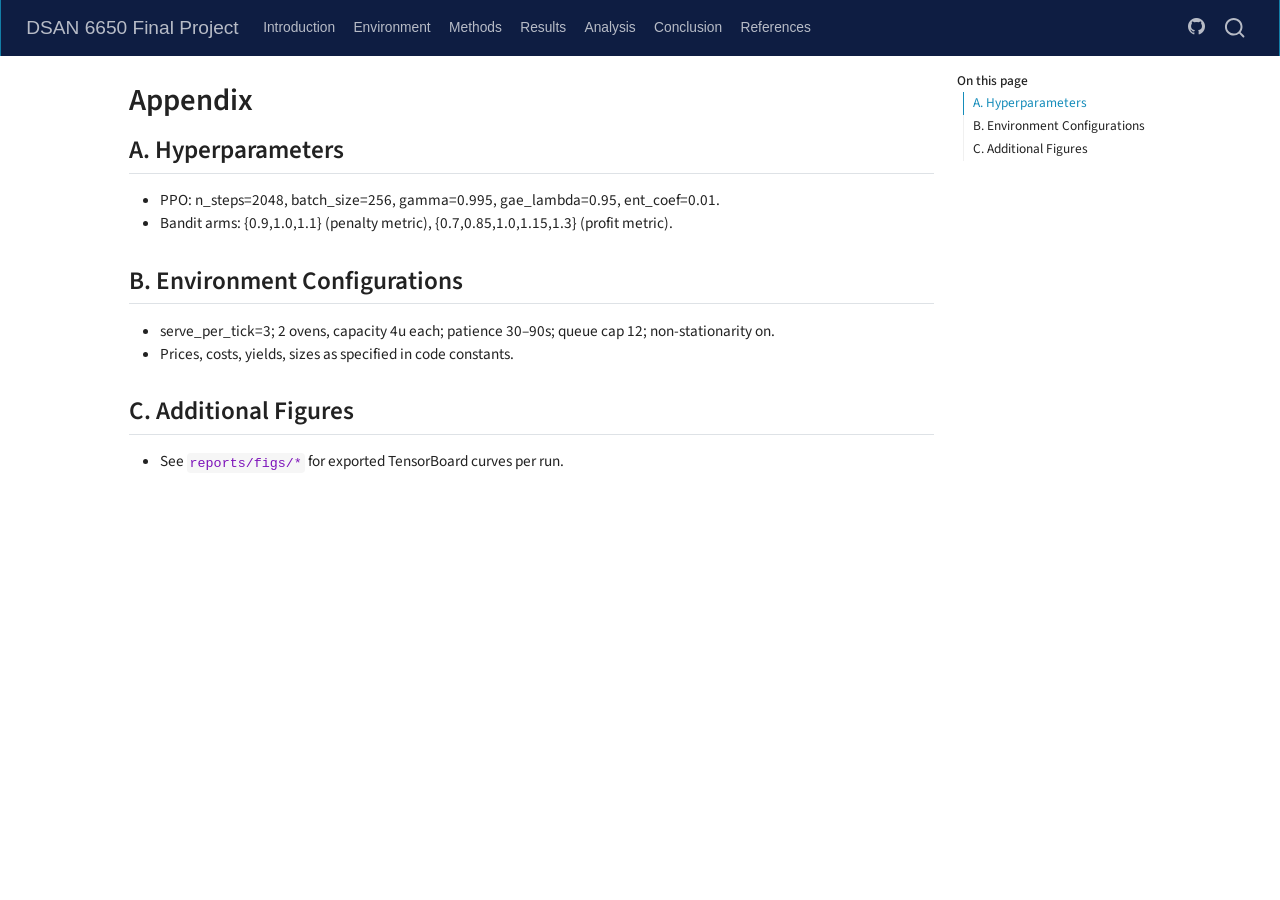
<file: docs/appendix.html>
<!DOCTYPE html>
<html xmlns="http://www.w3.org/1999/xhtml" lang="en" xml:lang="en"><head>

<meta charset="utf-8">
<meta name="generator" content="quarto-1.5.54">

<meta name="viewport" content="width=device-width, initial-scale=1.0, user-scalable=yes">


<title>Appendix – DSAN 6650 Final Project</title>
<style>
code{white-space: pre-wrap;}
span.smallcaps{font-variant: small-caps;}
div.columns{display: flex; gap: min(4vw, 1.5em);}
div.column{flex: auto; overflow-x: auto;}
div.hanging-indent{margin-left: 1.5em; text-indent: -1.5em;}
ul.task-list{list-style: none;}
ul.task-list li input[type="checkbox"] {
  width: 0.8em;
  margin: 0 0.8em 0.2em -1em; /* quarto-specific, see https://github.com/quarto-dev/quarto-cli/issues/4556 */ 
  vertical-align: middle;
}
</style>


<script src="site_libs/quarto-nav/quarto-nav.js"></script>
<script src="site_libs/quarto-nav/headroom.min.js"></script>
<script src="site_libs/clipboard/clipboard.min.js"></script>
<script src="site_libs/quarto-search/autocomplete.umd.js"></script>
<script src="site_libs/quarto-search/fuse.min.js"></script>
<script src="site_libs/quarto-search/quarto-search.js"></script>
<meta name="quarto:offset" content="./">
<link href="./../images/gu-logo.png" rel="icon" type="image/png">
<script src="site_libs/quarto-html/quarto.js"></script>
<script src="site_libs/quarto-html/popper.min.js"></script>
<script src="site_libs/quarto-html/tippy.umd.min.js"></script>
<script src="site_libs/quarto-html/anchor.min.js"></script>
<link href="site_libs/quarto-html/tippy.css" rel="stylesheet">
<link href="site_libs/quarto-html/quarto-syntax-highlighting.css" rel="stylesheet" id="quarto-text-highlighting-styles">
<script src="site_libs/bootstrap/bootstrap.min.js"></script>
<link href="site_libs/bootstrap/bootstrap-icons.css" rel="stylesheet">
<link href="site_libs/bootstrap/bootstrap.min.css" rel="stylesheet" id="quarto-bootstrap" data-mode="light">
<script id="quarto-search-options" type="application/json">{
  "location": "navbar",
  "copy-button": false,
  "collapse-after": 3,
  "panel-placement": "end",
  "type": "overlay",
  "limit": 50,
  "keyboard-shortcut": [
    "f",
    "/",
    "s"
  ],
  "show-item-context": false,
  "language": {
    "search-no-results-text": "No results",
    "search-matching-documents-text": "matching documents",
    "search-copy-link-title": "Copy link to search",
    "search-hide-matches-text": "Hide additional matches",
    "search-more-match-text": "more match in this document",
    "search-more-matches-text": "more matches in this document",
    "search-clear-button-title": "Clear",
    "search-text-placeholder": "",
    "search-detached-cancel-button-title": "Cancel",
    "search-submit-button-title": "Submit",
    "search-label": "Search"
  }
}</script>


<link rel="stylesheet" href="styles.css">
</head>

<body class="nav-fixed">

<div id="quarto-search-results"></div>
  <header id="quarto-header" class="headroom fixed-top">
    <nav class="navbar navbar-expand-lg " data-bs-theme="dark">
      <div class="navbar-container container-fluid">
      <div class="navbar-brand-container mx-auto">
    <a class="navbar-brand" href="./index.html">
    <span class="navbar-title">DSAN 6650 Final Project</span>
    </a>
  </div>
            <div id="quarto-search" class="" title="Search"></div>
          <button class="navbar-toggler" type="button" data-bs-toggle="collapse" data-bs-target="#navbarCollapse" aria-controls="navbarCollapse" role="menu" aria-expanded="false" aria-label="Toggle navigation" onclick="if (window.quartoToggleHeadroom) { window.quartoToggleHeadroom(); }">
  <span class="navbar-toggler-icon"></span>
</button>
          <div class="collapse navbar-collapse" id="navbarCollapse">
            <ul class="navbar-nav navbar-nav-scroll me-auto">
  <li class="nav-item">
    <a class="nav-link" href="./introduction.html"> 
<span class="menu-text">Introduction</span></a>
  </li>  
  <li class="nav-item">
    <a class="nav-link" href="./environment.html"> 
<span class="menu-text">Environment</span></a>
  </li>  
  <li class="nav-item">
    <a class="nav-link" href="./methods.html"> 
<span class="menu-text">Methods</span></a>
  </li>  
  <li class="nav-item">
    <a class="nav-link" href="./results.html"> 
<span class="menu-text">Results</span></a>
  </li>  
  <li class="nav-item">
    <a class="nav-link" href="./analysis.html"> 
<span class="menu-text">Analysis</span></a>
  </li>  
  <li class="nav-item">
    <a class="nav-link" href="./conclusion.html"> 
<span class="menu-text">Conclusion</span></a>
  </li>  
  <li class="nav-item">
    <a class="nav-link" href="./references.html"> 
<span class="menu-text">References</span></a>
  </li>  
</ul>
            <ul class="navbar-nav navbar-nav-scroll ms-auto">
  <li class="nav-item compact">
    <a class="nav-link" href="https://github.com/courtneyrgreen/dsan6650-final-project.github.io.git"> <i class="bi bi-github" role="img">
</i> 
<span class="menu-text"></span></a>
  </li>  
</ul>
          </div> <!-- /navcollapse -->
            <div class="quarto-navbar-tools">
</div>
      </div> <!-- /container-fluid -->
    </nav>
</header>
<!-- content -->
<div id="quarto-content" class="quarto-container page-columns page-rows-contents page-layout-full page-navbar">
<!-- sidebar -->
<!-- margin-sidebar -->
    <div id="quarto-margin-sidebar" class="sidebar margin-sidebar">
        <nav id="TOC" role="doc-toc" class="toc-active">
    <h2 id="toc-title">On this page</h2>
   
  <ul>
  <li><a href="#a.-hyperparameters" id="toc-a.-hyperparameters" class="nav-link active" data-scroll-target="#a.-hyperparameters">A. Hyperparameters</a></li>
  <li><a href="#b.-environment-configurations" id="toc-b.-environment-configurations" class="nav-link" data-scroll-target="#b.-environment-configurations">B. Environment Configurations</a></li>
  <li><a href="#c.-additional-figures" id="toc-c.-additional-figures" class="nav-link" data-scroll-target="#c.-additional-figures">C. Additional Figures</a></li>
  </ul>
</nav>
    </div>
<!-- main -->
<main class="content column-page-left" id="quarto-document-content">

<header id="title-block-header" class="quarto-title-block default">
<div class="quarto-title">
<h1 class="title">Appendix</h1>
</div>



<div class="quarto-title-meta column-page-left">

    
  
    
  </div>
  


</header>


<section id="a.-hyperparameters" class="level2">
<h2 class="anchored" data-anchor-id="a.-hyperparameters">A. Hyperparameters</h2>
<ul>
<li>PPO: n_steps=2048, batch_size=256, gamma=0.995, gae_lambda=0.95, ent_coef=0.01.</li>
<li>Bandit arms: {0.9,1.0,1.1} (penalty metric), {0.7,0.85,1.0,1.15,1.3} (profit metric).</li>
</ul>
</section>
<section id="b.-environment-configurations" class="level2">
<h2 class="anchored" data-anchor-id="b.-environment-configurations">B. Environment Configurations</h2>
<ul>
<li>serve_per_tick=3; 2 ovens, capacity 4u each; patience 30–90s; queue cap 12; non‑stationarity on.</li>
<li>Prices, costs, yields, sizes as specified in code constants.</li>
</ul>
</section>
<section id="c.-additional-figures" class="level2">
<h2 class="anchored" data-anchor-id="c.-additional-figures">C. Additional Figures</h2>
<ul>
<li>See <code>reports/figs/*</code> for exported TensorBoard curves per run.</li>
</ul>


</section>

</main> <!-- /main -->
<script id="quarto-html-after-body" type="application/javascript">
window.document.addEventListener("DOMContentLoaded", function (event) {
  const toggleBodyColorMode = (bsSheetEl) => {
    const mode = bsSheetEl.getAttribute("data-mode");
    const bodyEl = window.document.querySelector("body");
    if (mode === "dark") {
      bodyEl.classList.add("quarto-dark");
      bodyEl.classList.remove("quarto-light");
    } else {
      bodyEl.classList.add("quarto-light");
      bodyEl.classList.remove("quarto-dark");
    }
  }
  const toggleBodyColorPrimary = () => {
    const bsSheetEl = window.document.querySelector("link#quarto-bootstrap");
    if (bsSheetEl) {
      toggleBodyColorMode(bsSheetEl);
    }
  }
  toggleBodyColorPrimary();  
  const icon = "";
  const anchorJS = new window.AnchorJS();
  anchorJS.options = {
    placement: 'right',
    icon: icon
  };
  anchorJS.add('.anchored');
  const isCodeAnnotation = (el) => {
    for (const clz of el.classList) {
      if (clz.startsWith('code-annotation-')) {                     
        return true;
      }
    }
    return false;
  }
  const onCopySuccess = function(e) {
    // button target
    const button = e.trigger;
    // don't keep focus
    button.blur();
    // flash "checked"
    button.classList.add('code-copy-button-checked');
    var currentTitle = button.getAttribute("title");
    button.setAttribute("title", "Copied!");
    let tooltip;
    if (window.bootstrap) {
      button.setAttribute("data-bs-toggle", "tooltip");
      button.setAttribute("data-bs-placement", "left");
      button.setAttribute("data-bs-title", "Copied!");
      tooltip = new bootstrap.Tooltip(button, 
        { trigger: "manual", 
          customClass: "code-copy-button-tooltip",
          offset: [0, -8]});
      tooltip.show();    
    }
    setTimeout(function() {
      if (tooltip) {
        tooltip.hide();
        button.removeAttribute("data-bs-title");
        button.removeAttribute("data-bs-toggle");
        button.removeAttribute("data-bs-placement");
      }
      button.setAttribute("title", currentTitle);
      button.classList.remove('code-copy-button-checked');
    }, 1000);
    // clear code selection
    e.clearSelection();
  }
  const getTextToCopy = function(trigger) {
      const codeEl = trigger.previousElementSibling.cloneNode(true);
      for (const childEl of codeEl.children) {
        if (isCodeAnnotation(childEl)) {
          childEl.remove();
        }
      }
      return codeEl.innerText;
  }
  const clipboard = new window.ClipboardJS('.code-copy-button:not([data-in-quarto-modal])', {
    text: getTextToCopy
  });
  clipboard.on('success', onCopySuccess);
  if (window.document.getElementById('quarto-embedded-source-code-modal')) {
    // For code content inside modals, clipBoardJS needs to be initialized with a container option
    // TODO: Check when it could be a function (https://github.com/zenorocha/clipboard.js/issues/860)
    const clipboardModal = new window.ClipboardJS('.code-copy-button[data-in-quarto-modal]', {
      text: getTextToCopy,
      container: window.document.getElementById('quarto-embedded-source-code-modal')
    });
    clipboardModal.on('success', onCopySuccess);
  }
    var localhostRegex = new RegExp(/^(?:http|https):\/\/localhost\:?[0-9]*\//);
    var mailtoRegex = new RegExp(/^mailto:/);
      var filterRegex = new RegExp('/' + window.location.host + '/');
    var isInternal = (href) => {
        return filterRegex.test(href) || localhostRegex.test(href) || mailtoRegex.test(href);
    }
    // Inspect non-navigation links and adorn them if external
 	var links = window.document.querySelectorAll('a[href]:not(.nav-link):not(.navbar-brand):not(.toc-action):not(.sidebar-link):not(.sidebar-item-toggle):not(.pagination-link):not(.no-external):not([aria-hidden]):not(.dropdown-item):not(.quarto-navigation-tool):not(.about-link)');
    for (var i=0; i<links.length; i++) {
      const link = links[i];
      if (!isInternal(link.href)) {
        // undo the damage that might have been done by quarto-nav.js in the case of
        // links that we want to consider external
        if (link.dataset.originalHref !== undefined) {
          link.href = link.dataset.originalHref;
        }
      }
    }
  function tippyHover(el, contentFn, onTriggerFn, onUntriggerFn) {
    const config = {
      allowHTML: true,
      maxWidth: 500,
      delay: 100,
      arrow: false,
      appendTo: function(el) {
          return el.parentElement;
      },
      interactive: true,
      interactiveBorder: 10,
      theme: 'quarto',
      placement: 'bottom-start',
    };
    if (contentFn) {
      config.content = contentFn;
    }
    if (onTriggerFn) {
      config.onTrigger = onTriggerFn;
    }
    if (onUntriggerFn) {
      config.onUntrigger = onUntriggerFn;
    }
    window.tippy(el, config); 
  }
  const noterefs = window.document.querySelectorAll('a[role="doc-noteref"]');
  for (var i=0; i<noterefs.length; i++) {
    const ref = noterefs[i];
    tippyHover(ref, function() {
      // use id or data attribute instead here
      let href = ref.getAttribute('data-footnote-href') || ref.getAttribute('href');
      try { href = new URL(href).hash; } catch {}
      const id = href.replace(/^#\/?/, "");
      const note = window.document.getElementById(id);
      if (note) {
        return note.innerHTML;
      } else {
        return "";
      }
    });
  }
  const xrefs = window.document.querySelectorAll('a.quarto-xref');
  const processXRef = (id, note) => {
    // Strip column container classes
    const stripColumnClz = (el) => {
      el.classList.remove("page-full", "page-columns");
      if (el.children) {
        for (const child of el.children) {
          stripColumnClz(child);
        }
      }
    }
    stripColumnClz(note)
    if (id === null || id.startsWith('sec-')) {
      // Special case sections, only their first couple elements
      const container = document.createElement("div");
      if (note.children && note.children.length > 2) {
        container.appendChild(note.children[0].cloneNode(true));
        for (let i = 1; i < note.children.length; i++) {
          const child = note.children[i];
          if (child.tagName === "P" && child.innerText === "") {
            continue;
          } else {
            container.appendChild(child.cloneNode(true));
            break;
          }
        }
        if (window.Quarto?.typesetMath) {
          window.Quarto.typesetMath(container);
        }
        return container.innerHTML
      } else {
        if (window.Quarto?.typesetMath) {
          window.Quarto.typesetMath(note);
        }
        return note.innerHTML;
      }
    } else {
      // Remove any anchor links if they are present
      const anchorLink = note.querySelector('a.anchorjs-link');
      if (anchorLink) {
        anchorLink.remove();
      }
      if (window.Quarto?.typesetMath) {
        window.Quarto.typesetMath(note);
      }
      // TODO in 1.5, we should make sure this works without a callout special case
      if (note.classList.contains("callout")) {
        return note.outerHTML;
      } else {
        return note.innerHTML;
      }
    }
  }
  for (var i=0; i<xrefs.length; i++) {
    const xref = xrefs[i];
    tippyHover(xref, undefined, function(instance) {
      instance.disable();
      let url = xref.getAttribute('href');
      let hash = undefined; 
      if (url.startsWith('#')) {
        hash = url;
      } else {
        try { hash = new URL(url).hash; } catch {}
      }
      if (hash) {
        const id = hash.replace(/^#\/?/, "");
        const note = window.document.getElementById(id);
        if (note !== null) {
          try {
            const html = processXRef(id, note.cloneNode(true));
            instance.setContent(html);
          } finally {
            instance.enable();
            instance.show();
          }
        } else {
          // See if we can fetch this
          fetch(url.split('#')[0])
          .then(res => res.text())
          .then(html => {
            const parser = new DOMParser();
            const htmlDoc = parser.parseFromString(html, "text/html");
            const note = htmlDoc.getElementById(id);
            if (note !== null) {
              const html = processXRef(id, note);
              instance.setContent(html);
            } 
          }).finally(() => {
            instance.enable();
            instance.show();
          });
        }
      } else {
        // See if we can fetch a full url (with no hash to target)
        // This is a special case and we should probably do some content thinning / targeting
        fetch(url)
        .then(res => res.text())
        .then(html => {
          const parser = new DOMParser();
          const htmlDoc = parser.parseFromString(html, "text/html");
          const note = htmlDoc.querySelector('main.content');
          if (note !== null) {
            // This should only happen for chapter cross references
            // (since there is no id in the URL)
            // remove the first header
            if (note.children.length > 0 && note.children[0].tagName === "HEADER") {
              note.children[0].remove();
            }
            const html = processXRef(null, note);
            instance.setContent(html);
          } 
        }).finally(() => {
          instance.enable();
          instance.show();
        });
      }
    }, function(instance) {
    });
  }
      let selectedAnnoteEl;
      const selectorForAnnotation = ( cell, annotation) => {
        let cellAttr = 'data-code-cell="' + cell + '"';
        let lineAttr = 'data-code-annotation="' +  annotation + '"';
        const selector = 'span[' + cellAttr + '][' + lineAttr + ']';
        return selector;
      }
      const selectCodeLines = (annoteEl) => {
        const doc = window.document;
        const targetCell = annoteEl.getAttribute("data-target-cell");
        const targetAnnotation = annoteEl.getAttribute("data-target-annotation");
        const annoteSpan = window.document.querySelector(selectorForAnnotation(targetCell, targetAnnotation));
        const lines = annoteSpan.getAttribute("data-code-lines").split(",");
        const lineIds = lines.map((line) => {
          return targetCell + "-" + line;
        })
        let top = null;
        let height = null;
        let parent = null;
        if (lineIds.length > 0) {
            //compute the position of the single el (top and bottom and make a div)
            const el = window.document.getElementById(lineIds[0]);
            top = el.offsetTop;
            height = el.offsetHeight;
            parent = el.parentElement.parentElement;
          if (lineIds.length > 1) {
            const lastEl = window.document.getElementById(lineIds[lineIds.length - 1]);
            const bottom = lastEl.offsetTop + lastEl.offsetHeight;
            height = bottom - top;
          }
          if (top !== null && height !== null && parent !== null) {
            // cook up a div (if necessary) and position it 
            let div = window.document.getElementById("code-annotation-line-highlight");
            if (div === null) {
              div = window.document.createElement("div");
              div.setAttribute("id", "code-annotation-line-highlight");
              div.style.position = 'absolute';
              parent.appendChild(div);
            }
            div.style.top = top - 2 + "px";
            div.style.height = height + 4 + "px";
            div.style.left = 0;
            let gutterDiv = window.document.getElementById("code-annotation-line-highlight-gutter");
            if (gutterDiv === null) {
              gutterDiv = window.document.createElement("div");
              gutterDiv.setAttribute("id", "code-annotation-line-highlight-gutter");
              gutterDiv.style.position = 'absolute';
              const codeCell = window.document.getElementById(targetCell);
              const gutter = codeCell.querySelector('.code-annotation-gutter');
              gutter.appendChild(gutterDiv);
            }
            gutterDiv.style.top = top - 2 + "px";
            gutterDiv.style.height = height + 4 + "px";
          }
          selectedAnnoteEl = annoteEl;
        }
      };
      const unselectCodeLines = () => {
        const elementsIds = ["code-annotation-line-highlight", "code-annotation-line-highlight-gutter"];
        elementsIds.forEach((elId) => {
          const div = window.document.getElementById(elId);
          if (div) {
            div.remove();
          }
        });
        selectedAnnoteEl = undefined;
      };
        // Handle positioning of the toggle
    window.addEventListener(
      "resize",
      throttle(() => {
        elRect = undefined;
        if (selectedAnnoteEl) {
          selectCodeLines(selectedAnnoteEl);
        }
      }, 10)
    );
    function throttle(fn, ms) {
    let throttle = false;
    let timer;
      return (...args) => {
        if(!throttle) { // first call gets through
            fn.apply(this, args);
            throttle = true;
        } else { // all the others get throttled
            if(timer) clearTimeout(timer); // cancel #2
            timer = setTimeout(() => {
              fn.apply(this, args);
              timer = throttle = false;
            }, ms);
        }
      };
    }
      // Attach click handler to the DT
      const annoteDls = window.document.querySelectorAll('dt[data-target-cell]');
      for (const annoteDlNode of annoteDls) {
        annoteDlNode.addEventListener('click', (event) => {
          const clickedEl = event.target;
          if (clickedEl !== selectedAnnoteEl) {
            unselectCodeLines();
            const activeEl = window.document.querySelector('dt[data-target-cell].code-annotation-active');
            if (activeEl) {
              activeEl.classList.remove('code-annotation-active');
            }
            selectCodeLines(clickedEl);
            clickedEl.classList.add('code-annotation-active');
          } else {
            // Unselect the line
            unselectCodeLines();
            clickedEl.classList.remove('code-annotation-active');
          }
        });
      }
  const findCites = (el) => {
    const parentEl = el.parentElement;
    if (parentEl) {
      const cites = parentEl.dataset.cites;
      if (cites) {
        return {
          el,
          cites: cites.split(' ')
        };
      } else {
        return findCites(el.parentElement)
      }
    } else {
      return undefined;
    }
  };
  var bibliorefs = window.document.querySelectorAll('a[role="doc-biblioref"]');
  for (var i=0; i<bibliorefs.length; i++) {
    const ref = bibliorefs[i];
    const citeInfo = findCites(ref);
    if (citeInfo) {
      tippyHover(citeInfo.el, function() {
        var popup = window.document.createElement('div');
        citeInfo.cites.forEach(function(cite) {
          var citeDiv = window.document.createElement('div');
          citeDiv.classList.add('hanging-indent');
          citeDiv.classList.add('csl-entry');
          var biblioDiv = window.document.getElementById('ref-' + cite);
          if (biblioDiv) {
            citeDiv.innerHTML = biblioDiv.innerHTML;
          }
          popup.appendChild(citeDiv);
        });
        return popup.innerHTML;
      });
    }
  }
});
</script>
</div> <!-- /content -->




</body></html>
</file>
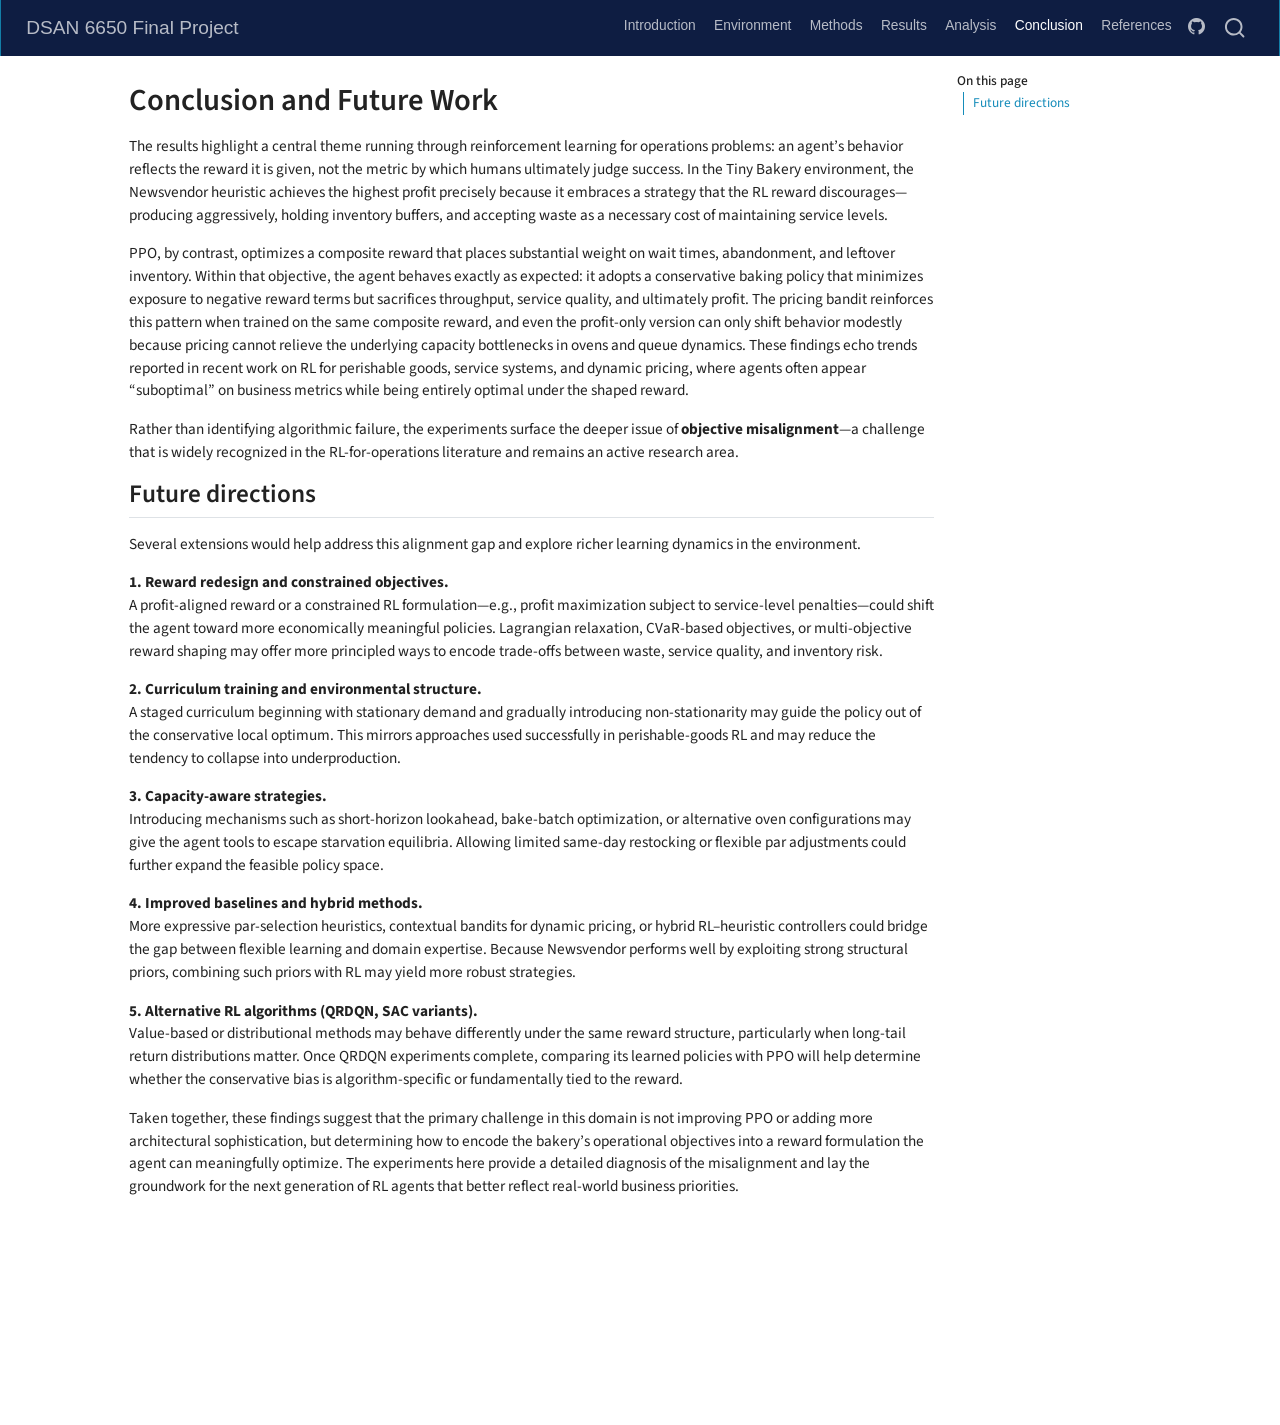
<file: docs/conclusion.html>
<!DOCTYPE html>
<html xmlns="http://www.w3.org/1999/xhtml" lang="en" xml:lang="en"><head>

<meta charset="utf-8">
<meta name="generator" content="quarto-1.5.54">

<meta name="viewport" content="width=device-width, initial-scale=1.0, user-scalable=yes">


<title>Conclusion and Future Work – DSAN 6650 Final Project</title>
<style>
code{white-space: pre-wrap;}
span.smallcaps{font-variant: small-caps;}
div.columns{display: flex; gap: min(4vw, 1.5em);}
div.column{flex: auto; overflow-x: auto;}
div.hanging-indent{margin-left: 1.5em; text-indent: -1.5em;}
ul.task-list{list-style: none;}
ul.task-list li input[type="checkbox"] {
  width: 0.8em;
  margin: 0 0.8em 0.2em -1em; /* quarto-specific, see https://github.com/quarto-dev/quarto-cli/issues/4556 */ 
  vertical-align: middle;
}
</style>


<script src="site_libs/quarto-nav/quarto-nav.js"></script>
<script src="site_libs/quarto-nav/headroom.min.js"></script>
<script src="site_libs/clipboard/clipboard.min.js"></script>
<script src="site_libs/quarto-search/autocomplete.umd.js"></script>
<script src="site_libs/quarto-search/fuse.min.js"></script>
<script src="site_libs/quarto-search/quarto-search.js"></script>
<meta name="quarto:offset" content="./">
<link href="./../images/gu-logo.png" rel="icon" type="image/png">
<script src="site_libs/quarto-html/quarto.js"></script>
<script src="site_libs/quarto-html/popper.min.js"></script>
<script src="site_libs/quarto-html/tippy.umd.min.js"></script>
<script src="site_libs/quarto-html/anchor.min.js"></script>
<link href="site_libs/quarto-html/tippy.css" rel="stylesheet">
<link href="site_libs/quarto-html/quarto-syntax-highlighting.css" rel="stylesheet" id="quarto-text-highlighting-styles">
<script src="site_libs/bootstrap/bootstrap.min.js"></script>
<link href="site_libs/bootstrap/bootstrap-icons.css" rel="stylesheet">
<link href="site_libs/bootstrap/bootstrap.min.css" rel="stylesheet" id="quarto-bootstrap" data-mode="light">
<script id="quarto-search-options" type="application/json">{
  "location": "navbar",
  "copy-button": false,
  "collapse-after": 3,
  "panel-placement": "end",
  "type": "overlay",
  "limit": 50,
  "keyboard-shortcut": [
    "f",
    "/",
    "s"
  ],
  "show-item-context": false,
  "language": {
    "search-no-results-text": "No results",
    "search-matching-documents-text": "matching documents",
    "search-copy-link-title": "Copy link to search",
    "search-hide-matches-text": "Hide additional matches",
    "search-more-match-text": "more match in this document",
    "search-more-matches-text": "more matches in this document",
    "search-clear-button-title": "Clear",
    "search-text-placeholder": "",
    "search-detached-cancel-button-title": "Cancel",
    "search-submit-button-title": "Submit",
    "search-label": "Search"
  }
}</script>


<link rel="stylesheet" href="styles.css">
</head>

<body class="nav-fixed">

<div id="quarto-search-results"></div>
  <header id="quarto-header" class="headroom fixed-top">
    <nav class="navbar navbar-expand-lg " data-bs-theme="dark">
      <div class="navbar-container container-fluid">
      <div class="navbar-brand-container mx-auto">
    <a class="navbar-brand" href="./index.html">
    <span class="navbar-title">DSAN 6650 Final Project</span>
    </a>
  </div>
            <div id="quarto-search" class="" title="Search"></div>
          <button class="navbar-toggler" type="button" data-bs-toggle="collapse" data-bs-target="#navbarCollapse" aria-controls="navbarCollapse" role="menu" aria-expanded="false" aria-label="Toggle navigation" onclick="if (window.quartoToggleHeadroom) { window.quartoToggleHeadroom(); }">
  <span class="navbar-toggler-icon"></span>
</button>
          <div class="collapse navbar-collapse" id="navbarCollapse">
            <ul class="navbar-nav navbar-nav-scroll ms-auto">
  <li class="nav-item">
    <a class="nav-link" href="./introduction.html"> 
<span class="menu-text">Introduction</span></a>
  </li>  
  <li class="nav-item">
    <a class="nav-link" href="./environment.html"> 
<span class="menu-text">Environment</span></a>
  </li>  
  <li class="nav-item">
    <a class="nav-link" href="./methods.html"> 
<span class="menu-text">Methods</span></a>
  </li>  
  <li class="nav-item">
    <a class="nav-link" href="./results.html"> 
<span class="menu-text">Results</span></a>
  </li>  
  <li class="nav-item">
    <a class="nav-link" href="./analysis.html"> 
<span class="menu-text">Analysis</span></a>
  </li>  
  <li class="nav-item">
    <a class="nav-link active" href="./conclusion.html" aria-current="page"> 
<span class="menu-text">Conclusion</span></a>
  </li>  
  <li class="nav-item">
    <a class="nav-link" href="./references.html"> 
<span class="menu-text">References</span></a>
  </li>  
  <li class="nav-item compact">
    <a class="nav-link" href="https://github.com/courtneyrgreen/dsan6650-final-project.github.io.git"> <i class="bi bi-github" role="img">
</i> 
<span class="menu-text"></span></a>
  </li>  
</ul>
          </div> <!-- /navcollapse -->
            <div class="quarto-navbar-tools">
</div>
      </div> <!-- /container-fluid -->
    </nav>
</header>
<!-- content -->
<div id="quarto-content" class="quarto-container page-columns page-rows-contents page-layout-full page-navbar">
<!-- sidebar -->
<!-- margin-sidebar -->
    <div id="quarto-margin-sidebar" class="sidebar margin-sidebar">
        <nav id="TOC" role="doc-toc" class="toc-active">
    <h2 id="toc-title">On this page</h2>
   
  <ul>
  <li><a href="#future-directions" id="toc-future-directions" class="nav-link active" data-scroll-target="#future-directions">Future directions</a></li>
  </ul>
</nav>
    </div>
<!-- main -->
<main class="content column-page-left" id="quarto-document-content">

<header id="title-block-header" class="quarto-title-block default">
<div class="quarto-title">
<h1 class="title">Conclusion and Future Work</h1>
</div>



<div class="quarto-title-meta column-page-left">

    
  
    
  </div>
  


</header>


<p>The results highlight a central theme running through reinforcement learning for operations problems: an agent’s behavior reflects the reward it is given, not the metric by which humans ultimately judge success. In the Tiny Bakery environment, the Newsvendor heuristic achieves the highest profit precisely because it embraces a strategy that the RL reward discourages—producing aggressively, holding inventory buffers, and accepting waste as a necessary cost of maintaining service levels.</p>
<p>PPO, by contrast, optimizes a composite reward that places substantial weight on wait times, abandonment, and leftover inventory. Within that objective, the agent behaves exactly as expected: it adopts a conservative baking policy that minimizes exposure to negative reward terms but sacrifices throughput, service quality, and ultimately profit. The pricing bandit reinforces this pattern when trained on the same composite reward, and even the profit-only version can only shift behavior modestly because pricing cannot relieve the underlying capacity bottlenecks in ovens and queue dynamics. These findings echo trends reported in recent work on RL for perishable goods, service systems, and dynamic pricing, where agents often appear “suboptimal” on business metrics while being entirely optimal under the shaped reward.</p>
<p>Rather than identifying algorithmic failure, the experiments surface the deeper issue of <strong>objective misalignment</strong>—a challenge that is widely recognized in the RL-for-operations literature and remains an active research area.</p>
<section id="future-directions" class="level2">
<h2 class="anchored" data-anchor-id="future-directions">Future directions</h2>
<p>Several extensions would help address this alignment gap and explore richer learning dynamics in the environment.</p>
<p><strong>1. Reward redesign and constrained objectives.</strong><br>
A profit-aligned reward or a constrained RL formulation—e.g., profit maximization subject to service-level penalties—could shift the agent toward more economically meaningful policies. Lagrangian relaxation, CVaR-based objectives, or multi-objective reward shaping may offer more principled ways to encode trade-offs between waste, service quality, and inventory risk.</p>
<p><strong>2. Curriculum training and environmental structure.</strong><br>
A staged curriculum beginning with stationary demand and gradually introducing non-stationarity may guide the policy out of the conservative local optimum. This mirrors approaches used successfully in perishable-goods RL and may reduce the tendency to collapse into underproduction.</p>
<p><strong>3. Capacity-aware strategies.</strong><br>
Introducing mechanisms such as short-horizon lookahead, bake-batch optimization, or alternative oven configurations may give the agent tools to escape starvation equilibria. Allowing limited same-day restocking or flexible par adjustments could further expand the feasible policy space.</p>
<p><strong>4. Improved baselines and hybrid methods.</strong><br>
More expressive par-selection heuristics, contextual bandits for dynamic pricing, or hybrid RL–heuristic controllers could bridge the gap between flexible learning and domain expertise. Because Newsvendor performs well by exploiting strong structural priors, combining such priors with RL may yield more robust strategies.</p>
<p><strong>5. Alternative RL algorithms (QRDQN, SAC variants).</strong><br>
Value-based or distributional methods may behave differently under the same reward structure, particularly when long-tail return distributions matter. Once QRDQN experiments complete, comparing its learned policies with PPO will help determine whether the conservative bias is algorithm-specific or fundamentally tied to the reward.</p>
<p>Taken together, these findings suggest that the primary challenge in this domain is not improving PPO or adding more architectural sophistication, but determining how to encode the bakery’s operational objectives into a reward formulation the agent can meaningfully optimize. The experiments here provide a detailed diagnosis of the misalignment and lay the groundwork for the next generation of RL agents that better reflect real-world business priorities.</p>


</section>

</main> <!-- /main -->
<script id="quarto-html-after-body" type="application/javascript">
window.document.addEventListener("DOMContentLoaded", function (event) {
  const toggleBodyColorMode = (bsSheetEl) => {
    const mode = bsSheetEl.getAttribute("data-mode");
    const bodyEl = window.document.querySelector("body");
    if (mode === "dark") {
      bodyEl.classList.add("quarto-dark");
      bodyEl.classList.remove("quarto-light");
    } else {
      bodyEl.classList.add("quarto-light");
      bodyEl.classList.remove("quarto-dark");
    }
  }
  const toggleBodyColorPrimary = () => {
    const bsSheetEl = window.document.querySelector("link#quarto-bootstrap");
    if (bsSheetEl) {
      toggleBodyColorMode(bsSheetEl);
    }
  }
  toggleBodyColorPrimary();  
  const icon = "";
  const anchorJS = new window.AnchorJS();
  anchorJS.options = {
    placement: 'right',
    icon: icon
  };
  anchorJS.add('.anchored');
  const isCodeAnnotation = (el) => {
    for (const clz of el.classList) {
      if (clz.startsWith('code-annotation-')) {                     
        return true;
      }
    }
    return false;
  }
  const onCopySuccess = function(e) {
    // button target
    const button = e.trigger;
    // don't keep focus
    button.blur();
    // flash "checked"
    button.classList.add('code-copy-button-checked');
    var currentTitle = button.getAttribute("title");
    button.setAttribute("title", "Copied!");
    let tooltip;
    if (window.bootstrap) {
      button.setAttribute("data-bs-toggle", "tooltip");
      button.setAttribute("data-bs-placement", "left");
      button.setAttribute("data-bs-title", "Copied!");
      tooltip = new bootstrap.Tooltip(button, 
        { trigger: "manual", 
          customClass: "code-copy-button-tooltip",
          offset: [0, -8]});
      tooltip.show();    
    }
    setTimeout(function() {
      if (tooltip) {
        tooltip.hide();
        button.removeAttribute("data-bs-title");
        button.removeAttribute("data-bs-toggle");
        button.removeAttribute("data-bs-placement");
      }
      button.setAttribute("title", currentTitle);
      button.classList.remove('code-copy-button-checked');
    }, 1000);
    // clear code selection
    e.clearSelection();
  }
  const getTextToCopy = function(trigger) {
      const codeEl = trigger.previousElementSibling.cloneNode(true);
      for (const childEl of codeEl.children) {
        if (isCodeAnnotation(childEl)) {
          childEl.remove();
        }
      }
      return codeEl.innerText;
  }
  const clipboard = new window.ClipboardJS('.code-copy-button:not([data-in-quarto-modal])', {
    text: getTextToCopy
  });
  clipboard.on('success', onCopySuccess);
  if (window.document.getElementById('quarto-embedded-source-code-modal')) {
    // For code content inside modals, clipBoardJS needs to be initialized with a container option
    // TODO: Check when it could be a function (https://github.com/zenorocha/clipboard.js/issues/860)
    const clipboardModal = new window.ClipboardJS('.code-copy-button[data-in-quarto-modal]', {
      text: getTextToCopy,
      container: window.document.getElementById('quarto-embedded-source-code-modal')
    });
    clipboardModal.on('success', onCopySuccess);
  }
    var localhostRegex = new RegExp(/^(?:http|https):\/\/localhost\:?[0-9]*\//);
    var mailtoRegex = new RegExp(/^mailto:/);
      var filterRegex = new RegExp('/' + window.location.host + '/');
    var isInternal = (href) => {
        return filterRegex.test(href) || localhostRegex.test(href) || mailtoRegex.test(href);
    }
    // Inspect non-navigation links and adorn them if external
 	var links = window.document.querySelectorAll('a[href]:not(.nav-link):not(.navbar-brand):not(.toc-action):not(.sidebar-link):not(.sidebar-item-toggle):not(.pagination-link):not(.no-external):not([aria-hidden]):not(.dropdown-item):not(.quarto-navigation-tool):not(.about-link)');
    for (var i=0; i<links.length; i++) {
      const link = links[i];
      if (!isInternal(link.href)) {
        // undo the damage that might have been done by quarto-nav.js in the case of
        // links that we want to consider external
        if (link.dataset.originalHref !== undefined) {
          link.href = link.dataset.originalHref;
        }
      }
    }
  function tippyHover(el, contentFn, onTriggerFn, onUntriggerFn) {
    const config = {
      allowHTML: true,
      maxWidth: 500,
      delay: 100,
      arrow: false,
      appendTo: function(el) {
          return el.parentElement;
      },
      interactive: true,
      interactiveBorder: 10,
      theme: 'quarto',
      placement: 'bottom-start',
    };
    if (contentFn) {
      config.content = contentFn;
    }
    if (onTriggerFn) {
      config.onTrigger = onTriggerFn;
    }
    if (onUntriggerFn) {
      config.onUntrigger = onUntriggerFn;
    }
    window.tippy(el, config); 
  }
  const noterefs = window.document.querySelectorAll('a[role="doc-noteref"]');
  for (var i=0; i<noterefs.length; i++) {
    const ref = noterefs[i];
    tippyHover(ref, function() {
      // use id or data attribute instead here
      let href = ref.getAttribute('data-footnote-href') || ref.getAttribute('href');
      try { href = new URL(href).hash; } catch {}
      const id = href.replace(/^#\/?/, "");
      const note = window.document.getElementById(id);
      if (note) {
        return note.innerHTML;
      } else {
        return "";
      }
    });
  }
  const xrefs = window.document.querySelectorAll('a.quarto-xref');
  const processXRef = (id, note) => {
    // Strip column container classes
    const stripColumnClz = (el) => {
      el.classList.remove("page-full", "page-columns");
      if (el.children) {
        for (const child of el.children) {
          stripColumnClz(child);
        }
      }
    }
    stripColumnClz(note)
    if (id === null || id.startsWith('sec-')) {
      // Special case sections, only their first couple elements
      const container = document.createElement("div");
      if (note.children && note.children.length > 2) {
        container.appendChild(note.children[0].cloneNode(true));
        for (let i = 1; i < note.children.length; i++) {
          const child = note.children[i];
          if (child.tagName === "P" && child.innerText === "") {
            continue;
          } else {
            container.appendChild(child.cloneNode(true));
            break;
          }
        }
        if (window.Quarto?.typesetMath) {
          window.Quarto.typesetMath(container);
        }
        return container.innerHTML
      } else {
        if (window.Quarto?.typesetMath) {
          window.Quarto.typesetMath(note);
        }
        return note.innerHTML;
      }
    } else {
      // Remove any anchor links if they are present
      const anchorLink = note.querySelector('a.anchorjs-link');
      if (anchorLink) {
        anchorLink.remove();
      }
      if (window.Quarto?.typesetMath) {
        window.Quarto.typesetMath(note);
      }
      // TODO in 1.5, we should make sure this works without a callout special case
      if (note.classList.contains("callout")) {
        return note.outerHTML;
      } else {
        return note.innerHTML;
      }
    }
  }
  for (var i=0; i<xrefs.length; i++) {
    const xref = xrefs[i];
    tippyHover(xref, undefined, function(instance) {
      instance.disable();
      let url = xref.getAttribute('href');
      let hash = undefined; 
      if (url.startsWith('#')) {
        hash = url;
      } else {
        try { hash = new URL(url).hash; } catch {}
      }
      if (hash) {
        const id = hash.replace(/^#\/?/, "");
        const note = window.document.getElementById(id);
        if (note !== null) {
          try {
            const html = processXRef(id, note.cloneNode(true));
            instance.setContent(html);
          } finally {
            instance.enable();
            instance.show();
          }
        } else {
          // See if we can fetch this
          fetch(url.split('#')[0])
          .then(res => res.text())
          .then(html => {
            const parser = new DOMParser();
            const htmlDoc = parser.parseFromString(html, "text/html");
            const note = htmlDoc.getElementById(id);
            if (note !== null) {
              const html = processXRef(id, note);
              instance.setContent(html);
            } 
          }).finally(() => {
            instance.enable();
            instance.show();
          });
        }
      } else {
        // See if we can fetch a full url (with no hash to target)
        // This is a special case and we should probably do some content thinning / targeting
        fetch(url)
        .then(res => res.text())
        .then(html => {
          const parser = new DOMParser();
          const htmlDoc = parser.parseFromString(html, "text/html");
          const note = htmlDoc.querySelector('main.content');
          if (note !== null) {
            // This should only happen for chapter cross references
            // (since there is no id in the URL)
            // remove the first header
            if (note.children.length > 0 && note.children[0].tagName === "HEADER") {
              note.children[0].remove();
            }
            const html = processXRef(null, note);
            instance.setContent(html);
          } 
        }).finally(() => {
          instance.enable();
          instance.show();
        });
      }
    }, function(instance) {
    });
  }
      let selectedAnnoteEl;
      const selectorForAnnotation = ( cell, annotation) => {
        let cellAttr = 'data-code-cell="' + cell + '"';
        let lineAttr = 'data-code-annotation="' +  annotation + '"';
        const selector = 'span[' + cellAttr + '][' + lineAttr + ']';
        return selector;
      }
      const selectCodeLines = (annoteEl) => {
        const doc = window.document;
        const targetCell = annoteEl.getAttribute("data-target-cell");
        const targetAnnotation = annoteEl.getAttribute("data-target-annotation");
        const annoteSpan = window.document.querySelector(selectorForAnnotation(targetCell, targetAnnotation));
        const lines = annoteSpan.getAttribute("data-code-lines").split(",");
        const lineIds = lines.map((line) => {
          return targetCell + "-" + line;
        })
        let top = null;
        let height = null;
        let parent = null;
        if (lineIds.length > 0) {
            //compute the position of the single el (top and bottom and make a div)
            const el = window.document.getElementById(lineIds[0]);
            top = el.offsetTop;
            height = el.offsetHeight;
            parent = el.parentElement.parentElement;
          if (lineIds.length > 1) {
            const lastEl = window.document.getElementById(lineIds[lineIds.length - 1]);
            const bottom = lastEl.offsetTop + lastEl.offsetHeight;
            height = bottom - top;
          }
          if (top !== null && height !== null && parent !== null) {
            // cook up a div (if necessary) and position it 
            let div = window.document.getElementById("code-annotation-line-highlight");
            if (div === null) {
              div = window.document.createElement("div");
              div.setAttribute("id", "code-annotation-line-highlight");
              div.style.position = 'absolute';
              parent.appendChild(div);
            }
            div.style.top = top - 2 + "px";
            div.style.height = height + 4 + "px";
            div.style.left = 0;
            let gutterDiv = window.document.getElementById("code-annotation-line-highlight-gutter");
            if (gutterDiv === null) {
              gutterDiv = window.document.createElement("div");
              gutterDiv.setAttribute("id", "code-annotation-line-highlight-gutter");
              gutterDiv.style.position = 'absolute';
              const codeCell = window.document.getElementById(targetCell);
              const gutter = codeCell.querySelector('.code-annotation-gutter');
              gutter.appendChild(gutterDiv);
            }
            gutterDiv.style.top = top - 2 + "px";
            gutterDiv.style.height = height + 4 + "px";
          }
          selectedAnnoteEl = annoteEl;
        }
      };
      const unselectCodeLines = () => {
        const elementsIds = ["code-annotation-line-highlight", "code-annotation-line-highlight-gutter"];
        elementsIds.forEach((elId) => {
          const div = window.document.getElementById(elId);
          if (div) {
            div.remove();
          }
        });
        selectedAnnoteEl = undefined;
      };
        // Handle positioning of the toggle
    window.addEventListener(
      "resize",
      throttle(() => {
        elRect = undefined;
        if (selectedAnnoteEl) {
          selectCodeLines(selectedAnnoteEl);
        }
      }, 10)
    );
    function throttle(fn, ms) {
    let throttle = false;
    let timer;
      return (...args) => {
        if(!throttle) { // first call gets through
            fn.apply(this, args);
            throttle = true;
        } else { // all the others get throttled
            if(timer) clearTimeout(timer); // cancel #2
            timer = setTimeout(() => {
              fn.apply(this, args);
              timer = throttle = false;
            }, ms);
        }
      };
    }
      // Attach click handler to the DT
      const annoteDls = window.document.querySelectorAll('dt[data-target-cell]');
      for (const annoteDlNode of annoteDls) {
        annoteDlNode.addEventListener('click', (event) => {
          const clickedEl = event.target;
          if (clickedEl !== selectedAnnoteEl) {
            unselectCodeLines();
            const activeEl = window.document.querySelector('dt[data-target-cell].code-annotation-active');
            if (activeEl) {
              activeEl.classList.remove('code-annotation-active');
            }
            selectCodeLines(clickedEl);
            clickedEl.classList.add('code-annotation-active');
          } else {
            // Unselect the line
            unselectCodeLines();
            clickedEl.classList.remove('code-annotation-active');
          }
        });
      }
  const findCites = (el) => {
    const parentEl = el.parentElement;
    if (parentEl) {
      const cites = parentEl.dataset.cites;
      if (cites) {
        return {
          el,
          cites: cites.split(' ')
        };
      } else {
        return findCites(el.parentElement)
      }
    } else {
      return undefined;
    }
  };
  var bibliorefs = window.document.querySelectorAll('a[role="doc-biblioref"]');
  for (var i=0; i<bibliorefs.length; i++) {
    const ref = bibliorefs[i];
    const citeInfo = findCites(ref);
    if (citeInfo) {
      tippyHover(citeInfo.el, function() {
        var popup = window.document.createElement('div');
        citeInfo.cites.forEach(function(cite) {
          var citeDiv = window.document.createElement('div');
          citeDiv.classList.add('hanging-indent');
          citeDiv.classList.add('csl-entry');
          var biblioDiv = window.document.getElementById('ref-' + cite);
          if (biblioDiv) {
            citeDiv.innerHTML = biblioDiv.innerHTML;
          }
          popup.appendChild(citeDiv);
        });
        return popup.innerHTML;
      });
    }
  }
});
</script>
</div> <!-- /content -->




</body></html>
</file>
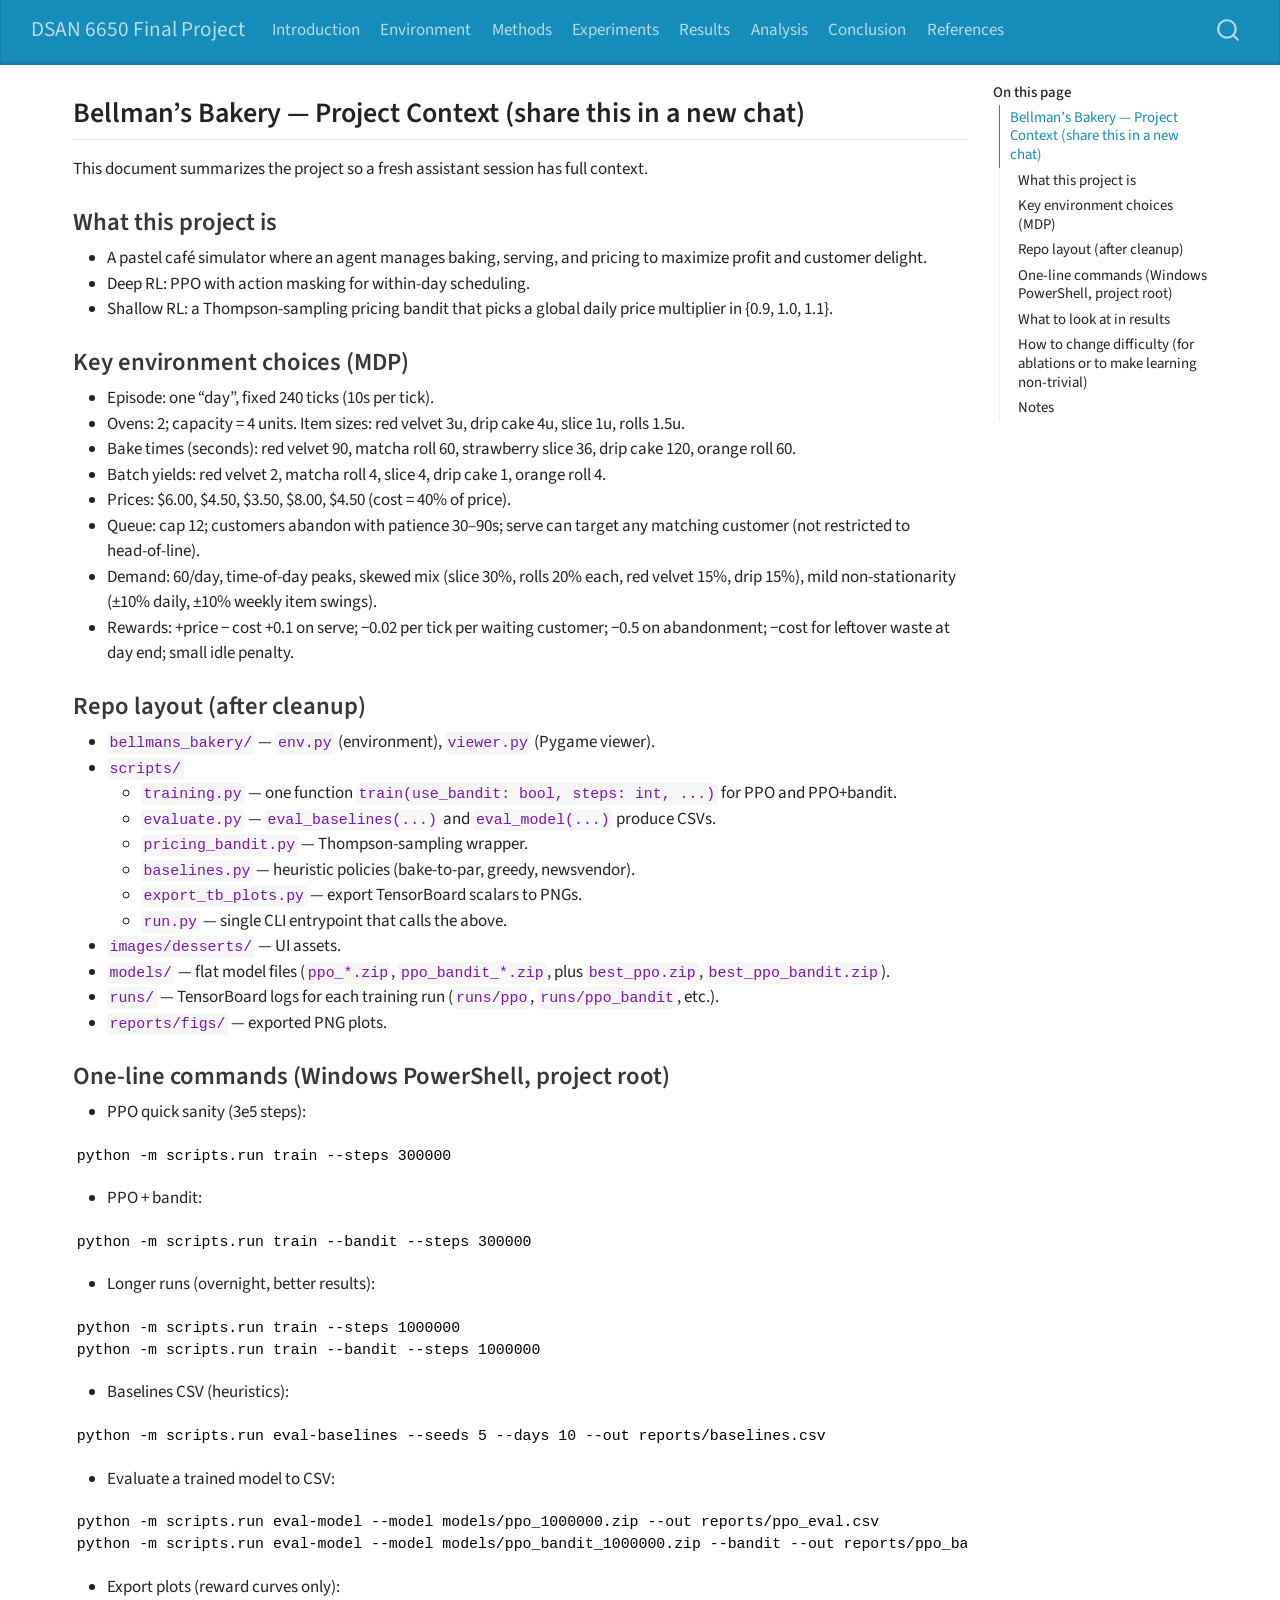
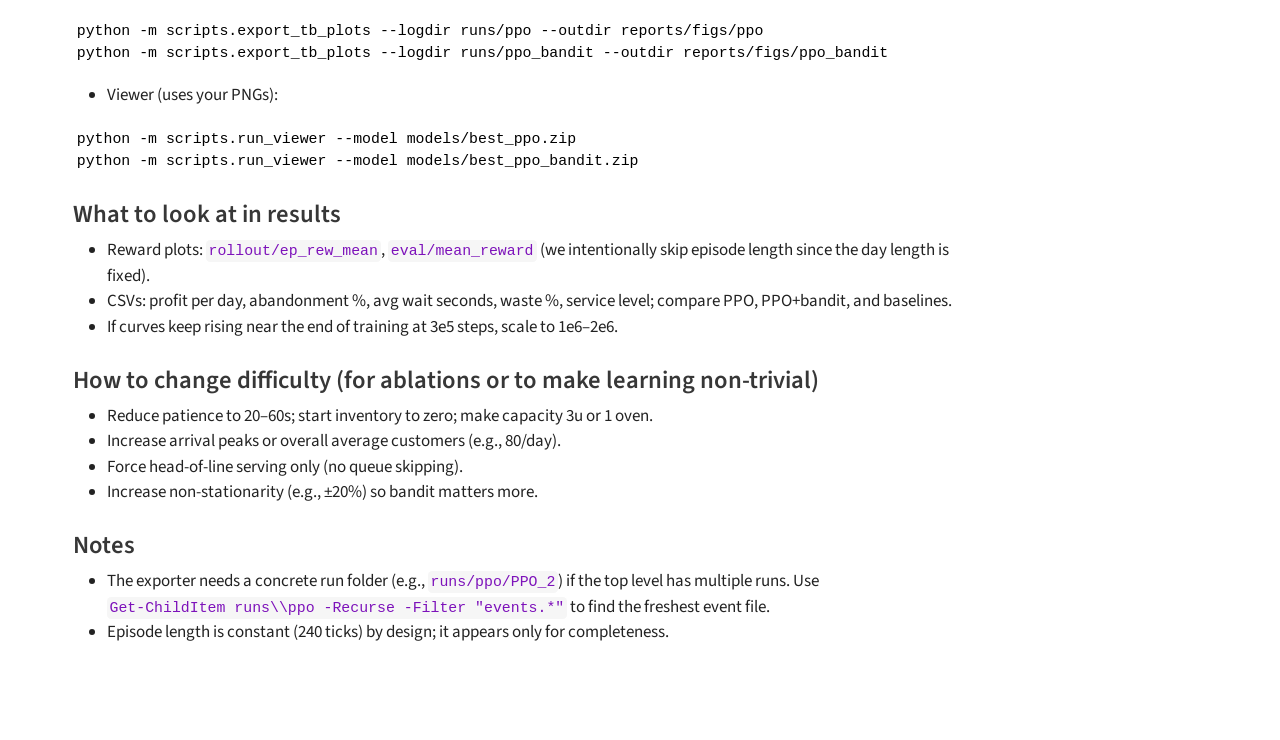
<file: docs/CONTEXT.html>
<!DOCTYPE html>
<html xmlns="http://www.w3.org/1999/xhtml" lang="en" xml:lang="en"><head>

<meta charset="utf-8">
<meta name="generator" content="quarto-1.5.54">

<meta name="viewport" content="width=device-width, initial-scale=1.0, user-scalable=yes">


<title>context – DSAN 6650 Final Project</title>
<style>
code{white-space: pre-wrap;}
span.smallcaps{font-variant: small-caps;}
div.columns{display: flex; gap: min(4vw, 1.5em);}
div.column{flex: auto; overflow-x: auto;}
div.hanging-indent{margin-left: 1.5em; text-indent: -1.5em;}
ul.task-list{list-style: none;}
ul.task-list li input[type="checkbox"] {
  width: 0.8em;
  margin: 0 0.8em 0.2em -1em; /* quarto-specific, see https://github.com/quarto-dev/quarto-cli/issues/4556 */ 
  vertical-align: middle;
}
</style>


<script src="site_libs/quarto-nav/quarto-nav.js"></script>
<script src="site_libs/quarto-nav/headroom.min.js"></script>
<script src="site_libs/clipboard/clipboard.min.js"></script>
<script src="site_libs/quarto-search/autocomplete.umd.js"></script>
<script src="site_libs/quarto-search/fuse.min.js"></script>
<script src="site_libs/quarto-search/quarto-search.js"></script>
<meta name="quarto:offset" content="./">
<script src="site_libs/quarto-html/quarto.js"></script>
<script src="site_libs/quarto-html/popper.min.js"></script>
<script src="site_libs/quarto-html/tippy.umd.min.js"></script>
<script src="site_libs/quarto-html/anchor.min.js"></script>
<link href="site_libs/quarto-html/tippy.css" rel="stylesheet">
<link href="site_libs/quarto-html/quarto-syntax-highlighting.css" rel="stylesheet" id="quarto-text-highlighting-styles">
<script src="site_libs/bootstrap/bootstrap.min.js"></script>
<link href="site_libs/bootstrap/bootstrap-icons.css" rel="stylesheet">
<link href="site_libs/bootstrap/bootstrap.min.css" rel="stylesheet" id="quarto-bootstrap" data-mode="light">
<script id="quarto-search-options" type="application/json">{
  "location": "navbar",
  "copy-button": false,
  "collapse-after": 3,
  "panel-placement": "end",
  "type": "overlay",
  "limit": 50,
  "keyboard-shortcut": [
    "f",
    "/",
    "s"
  ],
  "show-item-context": false,
  "language": {
    "search-no-results-text": "No results",
    "search-matching-documents-text": "matching documents",
    "search-copy-link-title": "Copy link to search",
    "search-hide-matches-text": "Hide additional matches",
    "search-more-match-text": "more match in this document",
    "search-more-matches-text": "more matches in this document",
    "search-clear-button-title": "Clear",
    "search-text-placeholder": "",
    "search-detached-cancel-button-title": "Cancel",
    "search-submit-button-title": "Submit",
    "search-label": "Search"
  }
}</script>


</head>

<body class="nav-fixed">

<div id="quarto-search-results"></div>
  <header id="quarto-header" class="headroom fixed-top">
    <nav class="navbar navbar-expand-lg " data-bs-theme="dark">
      <div class="navbar-container container-fluid">
      <div class="navbar-brand-container mx-auto">
    <a class="navbar-brand" href="./index.html">
    <span class="navbar-title">DSAN 6650 Final Project</span>
    </a>
  </div>
            <div id="quarto-search" class="" title="Search"></div>
          <button class="navbar-toggler" type="button" data-bs-toggle="collapse" data-bs-target="#navbarCollapse" aria-controls="navbarCollapse" role="menu" aria-expanded="false" aria-label="Toggle navigation" onclick="if (window.quartoToggleHeadroom) { window.quartoToggleHeadroom(); }">
  <span class="navbar-toggler-icon"></span>
</button>
          <div class="collapse navbar-collapse" id="navbarCollapse">
            <ul class="navbar-nav navbar-nav-scroll me-auto">
  <li class="nav-item">
    <a class="nav-link" href="./introduction.html"> 
<span class="menu-text">Introduction</span></a>
  </li>  
  <li class="nav-item">
    <a class="nav-link" href="./environment.html"> 
<span class="menu-text">Environment</span></a>
  </li>  
  <li class="nav-item">
    <a class="nav-link" href="./methods.html"> 
<span class="menu-text">Methods</span></a>
  </li>  
  <li class="nav-item">
    <a class="nav-link" href="./experiments.html"> 
<span class="menu-text">Experiments</span></a>
  </li>  
  <li class="nav-item">
    <a class="nav-link" href="./results.html"> 
<span class="menu-text">Results</span></a>
  </li>  
  <li class="nav-item">
    <a class="nav-link" href="./analysis_discussion.qmd"> 
<span class="menu-text">Analysis</span></a>
  </li>  
  <li class="nav-item">
    <a class="nav-link" href="./conclusion_future_work.qmd"> 
<span class="menu-text">Conclusion</span></a>
  </li>  
  <li class="nav-item">
    <a class="nav-link" href="./references.html"> 
<span class="menu-text">References</span></a>
  </li>  
</ul>
          </div> <!-- /navcollapse -->
            <div class="quarto-navbar-tools">
</div>
      </div> <!-- /container-fluid -->
    </nav>
</header>
<!-- content -->
<div id="quarto-content" class="quarto-container page-columns page-rows-contents page-layout-full page-navbar">
<!-- sidebar -->
<!-- margin-sidebar -->
    <div id="quarto-margin-sidebar" class="sidebar margin-sidebar">
        <nav id="TOC" role="doc-toc" class="toc-active">
    <h2 id="toc-title">On this page</h2>
   
  <ul>
  <li><a href="#bellmans-bakery-project-context-share-this-in-a-new-chat" id="toc-bellmans-bakery-project-context-share-this-in-a-new-chat" class="nav-link active" data-scroll-target="#bellmans-bakery-project-context-share-this-in-a-new-chat">Bellman’s Bakery — Project Context (share this in a new chat)</a>
  <ul class="collapse">
  <li><a href="#what-this-project-is" id="toc-what-this-project-is" class="nav-link" data-scroll-target="#what-this-project-is">What this project is</a></li>
  <li><a href="#key-environment-choices-mdp" id="toc-key-environment-choices-mdp" class="nav-link" data-scroll-target="#key-environment-choices-mdp">Key environment choices (MDP)</a></li>
  <li><a href="#repo-layout-after-cleanup" id="toc-repo-layout-after-cleanup" class="nav-link" data-scroll-target="#repo-layout-after-cleanup">Repo layout (after cleanup)</a></li>
  <li><a href="#oneline-commands-windows-powershell-project-root" id="toc-oneline-commands-windows-powershell-project-root" class="nav-link" data-scroll-target="#oneline-commands-windows-powershell-project-root">One‑line commands (Windows PowerShell, project root)</a></li>
  <li><a href="#what-to-look-at-in-results" id="toc-what-to-look-at-in-results" class="nav-link" data-scroll-target="#what-to-look-at-in-results">What to look at in results</a></li>
  <li><a href="#how-to-change-difficulty-for-ablations-or-to-make-learning-nontrivial" id="toc-how-to-change-difficulty-for-ablations-or-to-make-learning-nontrivial" class="nav-link" data-scroll-target="#how-to-change-difficulty-for-ablations-or-to-make-learning-nontrivial">How to change difficulty (for ablations or to make learning non‑trivial)</a></li>
  <li><a href="#notes" id="toc-notes" class="nav-link" data-scroll-target="#notes">Notes</a></li>
  </ul></li>
  </ul>
</nav>
    </div>
<!-- main -->
<main class="content column-page-left" id="quarto-document-content">




<section id="bellmans-bakery-project-context-share-this-in-a-new-chat" class="level2">
<h2 class="anchored" data-anchor-id="bellmans-bakery-project-context-share-this-in-a-new-chat">Bellman’s Bakery — Project Context (share this in a new chat)</h2>
<p>This document summarizes the project so a fresh assistant session has full context.</p>
<section id="what-this-project-is" class="level3">
<h3 class="anchored" data-anchor-id="what-this-project-is">What this project is</h3>
<ul>
<li>A pastel café simulator where an agent manages baking, serving, and pricing to maximize profit and customer delight.</li>
<li>Deep RL: PPO with action masking for within‑day scheduling.</li>
<li>Shallow RL: a Thompson‑sampling pricing bandit that picks a global daily price multiplier in {0.9, 1.0, 1.1}.</li>
</ul>
</section>
<section id="key-environment-choices-mdp" class="level3">
<h3 class="anchored" data-anchor-id="key-environment-choices-mdp">Key environment choices (MDP)</h3>
<ul>
<li>Episode: one “day”, fixed 240 ticks (10s per tick).</li>
<li>Ovens: 2; capacity = 4 units. Item sizes: red velvet 3u, drip cake 4u, slice 1u, rolls 1.5u.</li>
<li>Bake times (seconds): red velvet 90, matcha roll 60, strawberry slice 36, drip cake 120, orange roll 60.</li>
<li>Batch yields: red velvet 2, matcha roll 4, slice 4, drip cake 1, orange roll 4.</li>
<li>Prices: $6.00, $4.50, $3.50, $8.00, $4.50 (cost = 40% of price).</li>
<li>Queue: cap 12; customers abandon with patience 30–90s; serve can target any matching customer (not restricted to head‑of‑line).</li>
<li>Demand: 60/day, time‑of‑day peaks, skewed mix (slice 30%, rolls 20% each, red velvet 15%, drip 15%), mild non‑stationarity (±10% daily, ±10% weekly item swings).</li>
<li>Rewards: +price − cost +0.1 on serve; −0.02 per tick per waiting customer; −0.5 on abandonment; −cost for leftover waste at day end; small idle penalty.</li>
</ul>
</section>
<section id="repo-layout-after-cleanup" class="level3">
<h3 class="anchored" data-anchor-id="repo-layout-after-cleanup">Repo layout (after cleanup)</h3>
<ul>
<li><code>bellmans_bakery/</code> — <code>env.py</code> (environment), <code>viewer.py</code> (Pygame viewer).</li>
<li><code>scripts/</code>
<ul>
<li><code>training.py</code> — one function <code>train(use_bandit: bool, steps: int, ...)</code> for PPO and PPO+bandit.</li>
<li><code>evaluate.py</code> — <code>eval_baselines(...)</code> and <code>eval_model(...)</code> produce CSVs.</li>
<li><code>pricing_bandit.py</code> — Thompson‑sampling wrapper.</li>
<li><code>baselines.py</code> — heuristic policies (bake‑to‑par, greedy, newsvendor).</li>
<li><code>export_tb_plots.py</code> — export TensorBoard scalars to PNGs.</li>
<li><code>run.py</code> — single CLI entrypoint that calls the above.</li>
</ul></li>
<li><code>images/desserts/</code> — UI assets.</li>
<li><code>models/</code> — flat model files (<code>ppo_*.zip</code>, <code>ppo_bandit_*.zip</code>, plus <code>best_ppo.zip</code>, <code>best_ppo_bandit.zip</code>).</li>
<li><code>runs/</code> — TensorBoard logs for each training run (<code>runs/ppo</code>, <code>runs/ppo_bandit</code>, etc.).</li>
<li><code>reports/figs/</code> — exported PNG plots.</li>
</ul>
</section>
<section id="oneline-commands-windows-powershell-project-root" class="level3">
<h3 class="anchored" data-anchor-id="oneline-commands-windows-powershell-project-root">One‑line commands (Windows PowerShell, project root)</h3>
<ul>
<li>PPO quick sanity (3e5 steps):</li>
</ul>
<pre><code>python -m scripts.run train --steps 300000</code></pre>
<ul>
<li>PPO + bandit:</li>
</ul>
<pre><code>python -m scripts.run train --bandit --steps 300000</code></pre>
<ul>
<li>Longer runs (overnight, better results):</li>
</ul>
<pre><code>python -m scripts.run train --steps 1000000
python -m scripts.run train --bandit --steps 1000000</code></pre>
<ul>
<li>Baselines CSV (heuristics):</li>
</ul>
<pre><code>python -m scripts.run eval-baselines --seeds 5 --days 10 --out reports/baselines.csv</code></pre>
<ul>
<li>Evaluate a trained model to CSV:</li>
</ul>
<pre><code>python -m scripts.run eval-model --model models/ppo_1000000.zip --out reports/ppo_eval.csv
python -m scripts.run eval-model --model models/ppo_bandit_1000000.zip --bandit --out reports/ppo_bandit_eval.csv</code></pre>
<ul>
<li>Export plots (reward curves only):</li>
</ul>
<pre><code>python -m scripts.export_tb_plots --logdir runs/ppo --outdir reports/figs/ppo
python -m scripts.export_tb_plots --logdir runs/ppo_bandit --outdir reports/figs/ppo_bandit</code></pre>
<ul>
<li>Viewer (uses your PNGs):</li>
</ul>
<pre><code>python -m scripts.run_viewer --model models/best_ppo.zip
python -m scripts.run_viewer --model models/best_ppo_bandit.zip</code></pre>
</section>
<section id="what-to-look-at-in-results" class="level3">
<h3 class="anchored" data-anchor-id="what-to-look-at-in-results">What to look at in results</h3>
<ul>
<li>Reward plots: <code>rollout/ep_rew_mean</code>, <code>eval/mean_reward</code> (we intentionally skip episode length since the day length is fixed).</li>
<li>CSVs: profit per day, abandonment %, avg wait seconds, waste %, service level; compare PPO, PPO+bandit, and baselines.</li>
<li>If curves keep rising near the end of training at 3e5 steps, scale to 1e6–2e6.</li>
</ul>
</section>
<section id="how-to-change-difficulty-for-ablations-or-to-make-learning-nontrivial" class="level3">
<h3 class="anchored" data-anchor-id="how-to-change-difficulty-for-ablations-or-to-make-learning-nontrivial">How to change difficulty (for ablations or to make learning non‑trivial)</h3>
<ul>
<li>Reduce patience to 20–60s; start inventory to zero; make capacity 3u or 1 oven.</li>
<li>Increase arrival peaks or overall average customers (e.g., 80/day).</li>
<li>Force head‑of‑line serving only (no queue skipping).</li>
<li>Increase non‑stationarity (e.g., ±20%) so bandit matters more.</li>
</ul>
</section>
<section id="notes" class="level3">
<h3 class="anchored" data-anchor-id="notes">Notes</h3>
<ul>
<li>The exporter needs a concrete run folder (e.g., <code>runs/ppo/PPO_2</code>) if the top level has multiple runs. Use <code>Get-ChildItem runs\\ppo -Recurse -Filter "events.*"</code> to find the freshest event file.</li>
<li>Episode length is constant (240 ticks) by design; it appears only for completeness.</li>
</ul>


</section>
</section>

</main> <!-- /main -->
<script id="quarto-html-after-body" type="application/javascript">
window.document.addEventListener("DOMContentLoaded", function (event) {
  const toggleBodyColorMode = (bsSheetEl) => {
    const mode = bsSheetEl.getAttribute("data-mode");
    const bodyEl = window.document.querySelector("body");
    if (mode === "dark") {
      bodyEl.classList.add("quarto-dark");
      bodyEl.classList.remove("quarto-light");
    } else {
      bodyEl.classList.add("quarto-light");
      bodyEl.classList.remove("quarto-dark");
    }
  }
  const toggleBodyColorPrimary = () => {
    const bsSheetEl = window.document.querySelector("link#quarto-bootstrap");
    if (bsSheetEl) {
      toggleBodyColorMode(bsSheetEl);
    }
  }
  toggleBodyColorPrimary();  
  const icon = "";
  const anchorJS = new window.AnchorJS();
  anchorJS.options = {
    placement: 'right',
    icon: icon
  };
  anchorJS.add('.anchored');
  const isCodeAnnotation = (el) => {
    for (const clz of el.classList) {
      if (clz.startsWith('code-annotation-')) {                     
        return true;
      }
    }
    return false;
  }
  const onCopySuccess = function(e) {
    // button target
    const button = e.trigger;
    // don't keep focus
    button.blur();
    // flash "checked"
    button.classList.add('code-copy-button-checked');
    var currentTitle = button.getAttribute("title");
    button.setAttribute("title", "Copied!");
    let tooltip;
    if (window.bootstrap) {
      button.setAttribute("data-bs-toggle", "tooltip");
      button.setAttribute("data-bs-placement", "left");
      button.setAttribute("data-bs-title", "Copied!");
      tooltip = new bootstrap.Tooltip(button, 
        { trigger: "manual", 
          customClass: "code-copy-button-tooltip",
          offset: [0, -8]});
      tooltip.show();    
    }
    setTimeout(function() {
      if (tooltip) {
        tooltip.hide();
        button.removeAttribute("data-bs-title");
        button.removeAttribute("data-bs-toggle");
        button.removeAttribute("data-bs-placement");
      }
      button.setAttribute("title", currentTitle);
      button.classList.remove('code-copy-button-checked');
    }, 1000);
    // clear code selection
    e.clearSelection();
  }
  const getTextToCopy = function(trigger) {
      const codeEl = trigger.previousElementSibling.cloneNode(true);
      for (const childEl of codeEl.children) {
        if (isCodeAnnotation(childEl)) {
          childEl.remove();
        }
      }
      return codeEl.innerText;
  }
  const clipboard = new window.ClipboardJS('.code-copy-button:not([data-in-quarto-modal])', {
    text: getTextToCopy
  });
  clipboard.on('success', onCopySuccess);
  if (window.document.getElementById('quarto-embedded-source-code-modal')) {
    // For code content inside modals, clipBoardJS needs to be initialized with a container option
    // TODO: Check when it could be a function (https://github.com/zenorocha/clipboard.js/issues/860)
    const clipboardModal = new window.ClipboardJS('.code-copy-button[data-in-quarto-modal]', {
      text: getTextToCopy,
      container: window.document.getElementById('quarto-embedded-source-code-modal')
    });
    clipboardModal.on('success', onCopySuccess);
  }
    var localhostRegex = new RegExp(/^(?:http|https):\/\/localhost\:?[0-9]*\//);
    var mailtoRegex = new RegExp(/^mailto:/);
      var filterRegex = new RegExp('/' + window.location.host + '/');
    var isInternal = (href) => {
        return filterRegex.test(href) || localhostRegex.test(href) || mailtoRegex.test(href);
    }
    // Inspect non-navigation links and adorn them if external
 	var links = window.document.querySelectorAll('a[href]:not(.nav-link):not(.navbar-brand):not(.toc-action):not(.sidebar-link):not(.sidebar-item-toggle):not(.pagination-link):not(.no-external):not([aria-hidden]):not(.dropdown-item):not(.quarto-navigation-tool):not(.about-link)');
    for (var i=0; i<links.length; i++) {
      const link = links[i];
      if (!isInternal(link.href)) {
        // undo the damage that might have been done by quarto-nav.js in the case of
        // links that we want to consider external
        if (link.dataset.originalHref !== undefined) {
          link.href = link.dataset.originalHref;
        }
      }
    }
  function tippyHover(el, contentFn, onTriggerFn, onUntriggerFn) {
    const config = {
      allowHTML: true,
      maxWidth: 500,
      delay: 100,
      arrow: false,
      appendTo: function(el) {
          return el.parentElement;
      },
      interactive: true,
      interactiveBorder: 10,
      theme: 'quarto',
      placement: 'bottom-start',
    };
    if (contentFn) {
      config.content = contentFn;
    }
    if (onTriggerFn) {
      config.onTrigger = onTriggerFn;
    }
    if (onUntriggerFn) {
      config.onUntrigger = onUntriggerFn;
    }
    window.tippy(el, config); 
  }
  const noterefs = window.document.querySelectorAll('a[role="doc-noteref"]');
  for (var i=0; i<noterefs.length; i++) {
    const ref = noterefs[i];
    tippyHover(ref, function() {
      // use id or data attribute instead here
      let href = ref.getAttribute('data-footnote-href') || ref.getAttribute('href');
      try { href = new URL(href).hash; } catch {}
      const id = href.replace(/^#\/?/, "");
      const note = window.document.getElementById(id);
      if (note) {
        return note.innerHTML;
      } else {
        return "";
      }
    });
  }
  const xrefs = window.document.querySelectorAll('a.quarto-xref');
  const processXRef = (id, note) => {
    // Strip column container classes
    const stripColumnClz = (el) => {
      el.classList.remove("page-full", "page-columns");
      if (el.children) {
        for (const child of el.children) {
          stripColumnClz(child);
        }
      }
    }
    stripColumnClz(note)
    if (id === null || id.startsWith('sec-')) {
      // Special case sections, only their first couple elements
      const container = document.createElement("div");
      if (note.children && note.children.length > 2) {
        container.appendChild(note.children[0].cloneNode(true));
        for (let i = 1; i < note.children.length; i++) {
          const child = note.children[i];
          if (child.tagName === "P" && child.innerText === "") {
            continue;
          } else {
            container.appendChild(child.cloneNode(true));
            break;
          }
        }
        if (window.Quarto?.typesetMath) {
          window.Quarto.typesetMath(container);
        }
        return container.innerHTML
      } else {
        if (window.Quarto?.typesetMath) {
          window.Quarto.typesetMath(note);
        }
        return note.innerHTML;
      }
    } else {
      // Remove any anchor links if they are present
      const anchorLink = note.querySelector('a.anchorjs-link');
      if (anchorLink) {
        anchorLink.remove();
      }
      if (window.Quarto?.typesetMath) {
        window.Quarto.typesetMath(note);
      }
      // TODO in 1.5, we should make sure this works without a callout special case
      if (note.classList.contains("callout")) {
        return note.outerHTML;
      } else {
        return note.innerHTML;
      }
    }
  }
  for (var i=0; i<xrefs.length; i++) {
    const xref = xrefs[i];
    tippyHover(xref, undefined, function(instance) {
      instance.disable();
      let url = xref.getAttribute('href');
      let hash = undefined; 
      if (url.startsWith('#')) {
        hash = url;
      } else {
        try { hash = new URL(url).hash; } catch {}
      }
      if (hash) {
        const id = hash.replace(/^#\/?/, "");
        const note = window.document.getElementById(id);
        if (note !== null) {
          try {
            const html = processXRef(id, note.cloneNode(true));
            instance.setContent(html);
          } finally {
            instance.enable();
            instance.show();
          }
        } else {
          // See if we can fetch this
          fetch(url.split('#')[0])
          .then(res => res.text())
          .then(html => {
            const parser = new DOMParser();
            const htmlDoc = parser.parseFromString(html, "text/html");
            const note = htmlDoc.getElementById(id);
            if (note !== null) {
              const html = processXRef(id, note);
              instance.setContent(html);
            } 
          }).finally(() => {
            instance.enable();
            instance.show();
          });
        }
      } else {
        // See if we can fetch a full url (with no hash to target)
        // This is a special case and we should probably do some content thinning / targeting
        fetch(url)
        .then(res => res.text())
        .then(html => {
          const parser = new DOMParser();
          const htmlDoc = parser.parseFromString(html, "text/html");
          const note = htmlDoc.querySelector('main.content');
          if (note !== null) {
            // This should only happen for chapter cross references
            // (since there is no id in the URL)
            // remove the first header
            if (note.children.length > 0 && note.children[0].tagName === "HEADER") {
              note.children[0].remove();
            }
            const html = processXRef(null, note);
            instance.setContent(html);
          } 
        }).finally(() => {
          instance.enable();
          instance.show();
        });
      }
    }, function(instance) {
    });
  }
      let selectedAnnoteEl;
      const selectorForAnnotation = ( cell, annotation) => {
        let cellAttr = 'data-code-cell="' + cell + '"';
        let lineAttr = 'data-code-annotation="' +  annotation + '"';
        const selector = 'span[' + cellAttr + '][' + lineAttr + ']';
        return selector;
      }
      const selectCodeLines = (annoteEl) => {
        const doc = window.document;
        const targetCell = annoteEl.getAttribute("data-target-cell");
        const targetAnnotation = annoteEl.getAttribute("data-target-annotation");
        const annoteSpan = window.document.querySelector(selectorForAnnotation(targetCell, targetAnnotation));
        const lines = annoteSpan.getAttribute("data-code-lines").split(",");
        const lineIds = lines.map((line) => {
          return targetCell + "-" + line;
        })
        let top = null;
        let height = null;
        let parent = null;
        if (lineIds.length > 0) {
            //compute the position of the single el (top and bottom and make a div)
            const el = window.document.getElementById(lineIds[0]);
            top = el.offsetTop;
            height = el.offsetHeight;
            parent = el.parentElement.parentElement;
          if (lineIds.length > 1) {
            const lastEl = window.document.getElementById(lineIds[lineIds.length - 1]);
            const bottom = lastEl.offsetTop + lastEl.offsetHeight;
            height = bottom - top;
          }
          if (top !== null && height !== null && parent !== null) {
            // cook up a div (if necessary) and position it 
            let div = window.document.getElementById("code-annotation-line-highlight");
            if (div === null) {
              div = window.document.createElement("div");
              div.setAttribute("id", "code-annotation-line-highlight");
              div.style.position = 'absolute';
              parent.appendChild(div);
            }
            div.style.top = top - 2 + "px";
            div.style.height = height + 4 + "px";
            div.style.left = 0;
            let gutterDiv = window.document.getElementById("code-annotation-line-highlight-gutter");
            if (gutterDiv === null) {
              gutterDiv = window.document.createElement("div");
              gutterDiv.setAttribute("id", "code-annotation-line-highlight-gutter");
              gutterDiv.style.position = 'absolute';
              const codeCell = window.document.getElementById(targetCell);
              const gutter = codeCell.querySelector('.code-annotation-gutter');
              gutter.appendChild(gutterDiv);
            }
            gutterDiv.style.top = top - 2 + "px";
            gutterDiv.style.height = height + 4 + "px";
          }
          selectedAnnoteEl = annoteEl;
        }
      };
      const unselectCodeLines = () => {
        const elementsIds = ["code-annotation-line-highlight", "code-annotation-line-highlight-gutter"];
        elementsIds.forEach((elId) => {
          const div = window.document.getElementById(elId);
          if (div) {
            div.remove();
          }
        });
        selectedAnnoteEl = undefined;
      };
        // Handle positioning of the toggle
    window.addEventListener(
      "resize",
      throttle(() => {
        elRect = undefined;
        if (selectedAnnoteEl) {
          selectCodeLines(selectedAnnoteEl);
        }
      }, 10)
    );
    function throttle(fn, ms) {
    let throttle = false;
    let timer;
      return (...args) => {
        if(!throttle) { // first call gets through
            fn.apply(this, args);
            throttle = true;
        } else { // all the others get throttled
            if(timer) clearTimeout(timer); // cancel #2
            timer = setTimeout(() => {
              fn.apply(this, args);
              timer = throttle = false;
            }, ms);
        }
      };
    }
      // Attach click handler to the DT
      const annoteDls = window.document.querySelectorAll('dt[data-target-cell]');
      for (const annoteDlNode of annoteDls) {
        annoteDlNode.addEventListener('click', (event) => {
          const clickedEl = event.target;
          if (clickedEl !== selectedAnnoteEl) {
            unselectCodeLines();
            const activeEl = window.document.querySelector('dt[data-target-cell].code-annotation-active');
            if (activeEl) {
              activeEl.classList.remove('code-annotation-active');
            }
            selectCodeLines(clickedEl);
            clickedEl.classList.add('code-annotation-active');
          } else {
            // Unselect the line
            unselectCodeLines();
            clickedEl.classList.remove('code-annotation-active');
          }
        });
      }
  const findCites = (el) => {
    const parentEl = el.parentElement;
    if (parentEl) {
      const cites = parentEl.dataset.cites;
      if (cites) {
        return {
          el,
          cites: cites.split(' ')
        };
      } else {
        return findCites(el.parentElement)
      }
    } else {
      return undefined;
    }
  };
  var bibliorefs = window.document.querySelectorAll('a[role="doc-biblioref"]');
  for (var i=0; i<bibliorefs.length; i++) {
    const ref = bibliorefs[i];
    const citeInfo = findCites(ref);
    if (citeInfo) {
      tippyHover(citeInfo.el, function() {
        var popup = window.document.createElement('div');
        citeInfo.cites.forEach(function(cite) {
          var citeDiv = window.document.createElement('div');
          citeDiv.classList.add('hanging-indent');
          citeDiv.classList.add('csl-entry');
          var biblioDiv = window.document.getElementById('ref-' + cite);
          if (biblioDiv) {
            citeDiv.innerHTML = biblioDiv.innerHTML;
          }
          popup.appendChild(citeDiv);
        });
        return popup.innerHTML;
      });
    }
  }
});
</script>
</div> <!-- /content -->




</body></html>
</file>
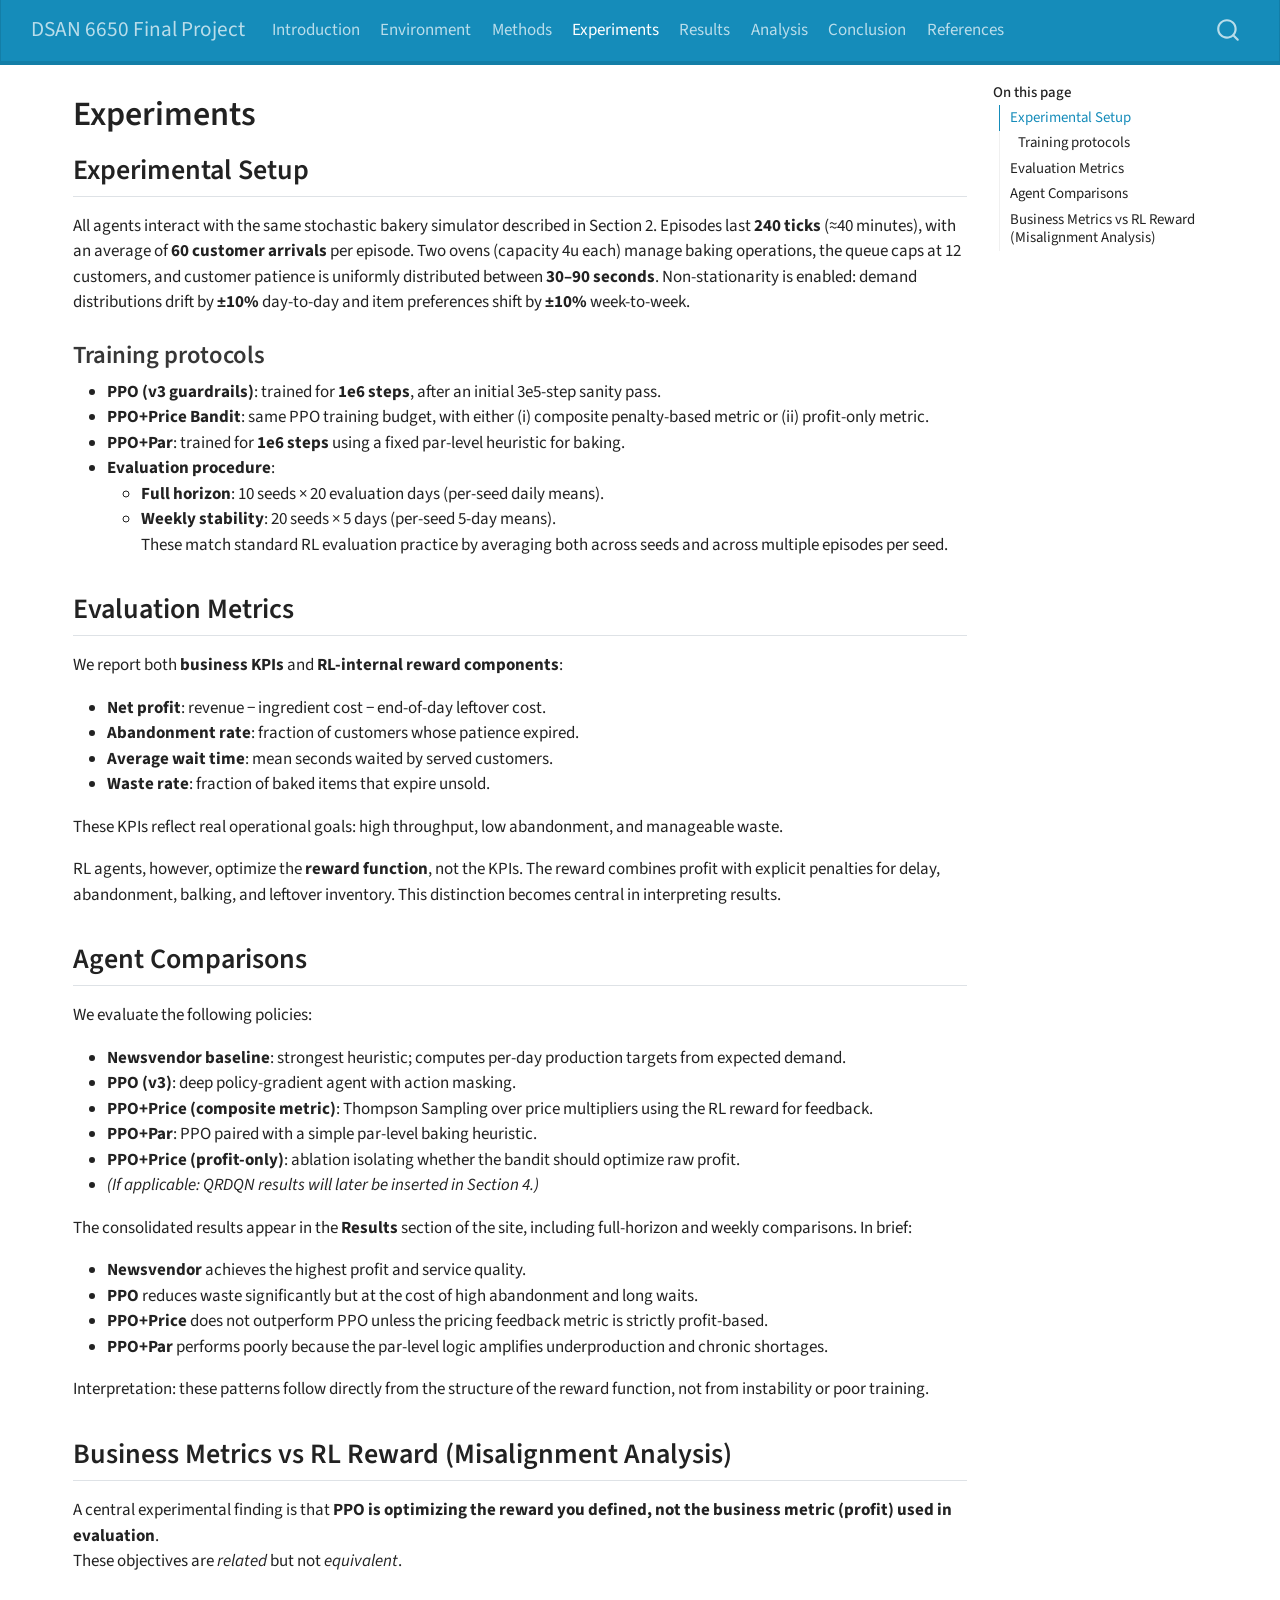
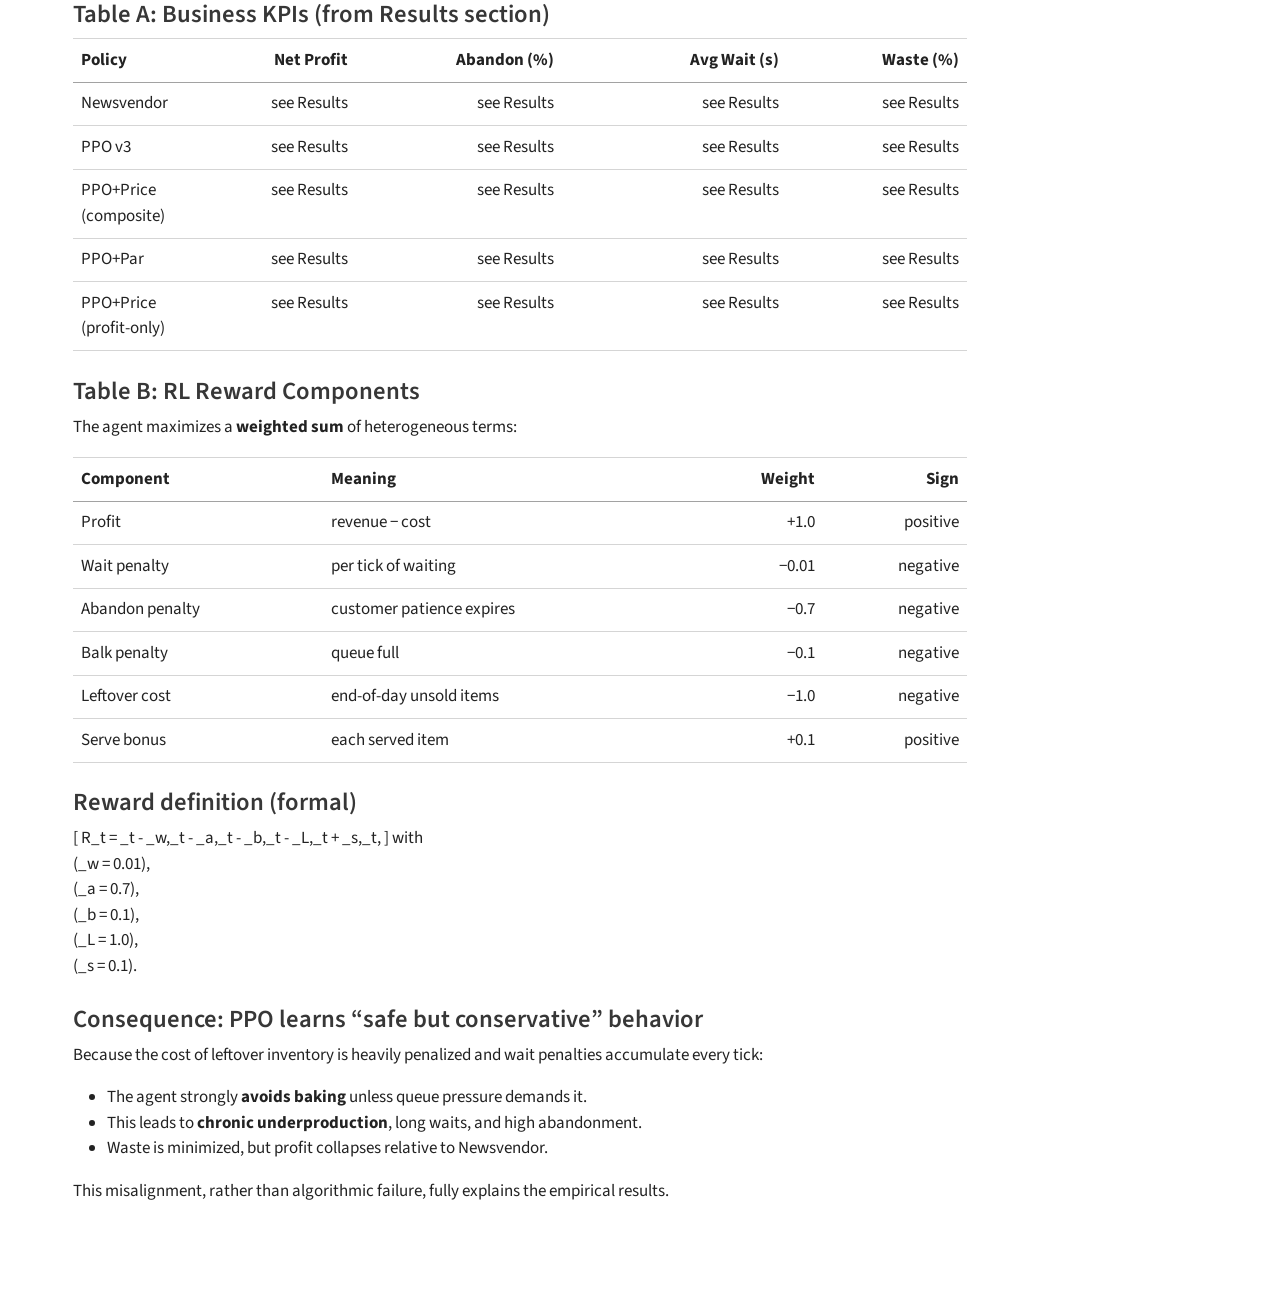
<file: docs/experiments.html>
<!DOCTYPE html>
<html xmlns="http://www.w3.org/1999/xhtml" lang="en" xml:lang="en"><head>

<meta charset="utf-8">
<meta name="generator" content="quarto-1.5.54">

<meta name="viewport" content="width=device-width, initial-scale=1.0, user-scalable=yes">


<title>Experiments – DSAN 6650 Final Project</title>
<style>
code{white-space: pre-wrap;}
span.smallcaps{font-variant: small-caps;}
div.columns{display: flex; gap: min(4vw, 1.5em);}
div.column{flex: auto; overflow-x: auto;}
div.hanging-indent{margin-left: 1.5em; text-indent: -1.5em;}
ul.task-list{list-style: none;}
ul.task-list li input[type="checkbox"] {
  width: 0.8em;
  margin: 0 0.8em 0.2em -1em; /* quarto-specific, see https://github.com/quarto-dev/quarto-cli/issues/4556 */ 
  vertical-align: middle;
}
</style>


<script src="site_libs/quarto-nav/quarto-nav.js"></script>
<script src="site_libs/quarto-nav/headroom.min.js"></script>
<script src="site_libs/clipboard/clipboard.min.js"></script>
<script src="site_libs/quarto-search/autocomplete.umd.js"></script>
<script src="site_libs/quarto-search/fuse.min.js"></script>
<script src="site_libs/quarto-search/quarto-search.js"></script>
<meta name="quarto:offset" content="./">
<script src="site_libs/quarto-html/quarto.js"></script>
<script src="site_libs/quarto-html/popper.min.js"></script>
<script src="site_libs/quarto-html/tippy.umd.min.js"></script>
<script src="site_libs/quarto-html/anchor.min.js"></script>
<link href="site_libs/quarto-html/tippy.css" rel="stylesheet">
<link href="site_libs/quarto-html/quarto-syntax-highlighting.css" rel="stylesheet" id="quarto-text-highlighting-styles">
<script src="site_libs/bootstrap/bootstrap.min.js"></script>
<link href="site_libs/bootstrap/bootstrap-icons.css" rel="stylesheet">
<link href="site_libs/bootstrap/bootstrap.min.css" rel="stylesheet" id="quarto-bootstrap" data-mode="light">
<script id="quarto-search-options" type="application/json">{
  "location": "navbar",
  "copy-button": false,
  "collapse-after": 3,
  "panel-placement": "end",
  "type": "overlay",
  "limit": 50,
  "keyboard-shortcut": [
    "f",
    "/",
    "s"
  ],
  "show-item-context": false,
  "language": {
    "search-no-results-text": "No results",
    "search-matching-documents-text": "matching documents",
    "search-copy-link-title": "Copy link to search",
    "search-hide-matches-text": "Hide additional matches",
    "search-more-match-text": "more match in this document",
    "search-more-matches-text": "more matches in this document",
    "search-clear-button-title": "Clear",
    "search-text-placeholder": "",
    "search-detached-cancel-button-title": "Cancel",
    "search-submit-button-title": "Submit",
    "search-label": "Search"
  }
}</script>


</head>

<body class="nav-fixed">

<div id="quarto-search-results"></div>
  <header id="quarto-header" class="headroom fixed-top">
    <nav class="navbar navbar-expand-lg " data-bs-theme="dark">
      <div class="navbar-container container-fluid">
      <div class="navbar-brand-container mx-auto">
    <a class="navbar-brand" href="./index.html">
    <span class="navbar-title">DSAN 6650 Final Project</span>
    </a>
  </div>
            <div id="quarto-search" class="" title="Search"></div>
          <button class="navbar-toggler" type="button" data-bs-toggle="collapse" data-bs-target="#navbarCollapse" aria-controls="navbarCollapse" role="menu" aria-expanded="false" aria-label="Toggle navigation" onclick="if (window.quartoToggleHeadroom) { window.quartoToggleHeadroom(); }">
  <span class="navbar-toggler-icon"></span>
</button>
          <div class="collapse navbar-collapse" id="navbarCollapse">
            <ul class="navbar-nav navbar-nav-scroll me-auto">
  <li class="nav-item">
    <a class="nav-link" href="./introduction.html"> 
<span class="menu-text">Introduction</span></a>
  </li>  
  <li class="nav-item">
    <a class="nav-link" href="./environment.html"> 
<span class="menu-text">Environment</span></a>
  </li>  
  <li class="nav-item">
    <a class="nav-link" href="./methods.html"> 
<span class="menu-text">Methods</span></a>
  </li>  
  <li class="nav-item">
    <a class="nav-link active" href="./experiments.html" aria-current="page"> 
<span class="menu-text">Experiments</span></a>
  </li>  
  <li class="nav-item">
    <a class="nav-link" href="./results.html"> 
<span class="menu-text">Results</span></a>
  </li>  
  <li class="nav-item">
    <a class="nav-link" href="./analysis_discussion.qmd"> 
<span class="menu-text">Analysis</span></a>
  </li>  
  <li class="nav-item">
    <a class="nav-link" href="./conclusion_future_work.qmd"> 
<span class="menu-text">Conclusion</span></a>
  </li>  
  <li class="nav-item">
    <a class="nav-link" href="./references.html"> 
<span class="menu-text">References</span></a>
  </li>  
</ul>
          </div> <!-- /navcollapse -->
            <div class="quarto-navbar-tools">
</div>
      </div> <!-- /container-fluid -->
    </nav>
</header>
<!-- content -->
<div id="quarto-content" class="quarto-container page-columns page-rows-contents page-layout-full page-navbar">
<!-- sidebar -->
<!-- margin-sidebar -->
    <div id="quarto-margin-sidebar" class="sidebar margin-sidebar">
        <nav id="TOC" role="doc-toc" class="toc-active">
    <h2 id="toc-title">On this page</h2>
   
  <ul>
  <li><a href="#experimental-setup" id="toc-experimental-setup" class="nav-link active" data-scroll-target="#experimental-setup">Experimental Setup</a>
  <ul class="collapse">
  <li><a href="#training-protocols" id="toc-training-protocols" class="nav-link" data-scroll-target="#training-protocols">Training protocols</a></li>
  </ul></li>
  <li><a href="#evaluation-metrics" id="toc-evaluation-metrics" class="nav-link" data-scroll-target="#evaluation-metrics">Evaluation Metrics</a></li>
  <li><a href="#agent-comparisons" id="toc-agent-comparisons" class="nav-link" data-scroll-target="#agent-comparisons">Agent Comparisons</a></li>
  <li><a href="#business-metrics-vs-rl-reward-misalignment-analysis" id="toc-business-metrics-vs-rl-reward-misalignment-analysis" class="nav-link" data-scroll-target="#business-metrics-vs-rl-reward-misalignment-analysis">Business Metrics vs RL Reward (Misalignment Analysis)</a>
  <ul class="collapse">
  <li><a href="#table-a-business-kpis-from-results-section" id="toc-table-a-business-kpis-from-results-section" class="nav-link" data-scroll-target="#table-a-business-kpis-from-results-section">Table A: Business KPIs (from Results section)</a></li>
  <li><a href="#table-b-rl-reward-components" id="toc-table-b-rl-reward-components" class="nav-link" data-scroll-target="#table-b-rl-reward-components">Table B: RL Reward Components</a></li>
  <li><a href="#reward-definition-formal" id="toc-reward-definition-formal" class="nav-link" data-scroll-target="#reward-definition-formal">Reward definition (formal)</a></li>
  <li><a href="#consequence-ppo-learns-safe-but-conservative-behavior" id="toc-consequence-ppo-learns-safe-but-conservative-behavior" class="nav-link" data-scroll-target="#consequence-ppo-learns-safe-but-conservative-behavior">Consequence: PPO learns “safe but conservative” behavior</a></li>
  </ul></li>
  </ul>
</nav>
    </div>
<!-- main -->
<main class="content column-page-left" id="quarto-document-content">

<header id="title-block-header" class="quarto-title-block default">
<div class="quarto-title">
<h1 class="title">Experiments</h1>
</div>



<div class="quarto-title-meta column-page-left">

    
  
    
  </div>
  


</header>


<section id="experimental-setup" class="level2">
<h2 class="anchored" data-anchor-id="experimental-setup">Experimental Setup</h2>
<p>All agents interact with the same stochastic bakery simulator described in Section 2. Episodes last <strong>240 ticks</strong> (≈40 minutes), with an average of <strong>60 customer arrivals</strong> per episode. Two ovens (capacity 4u each) manage baking operations, the queue caps at 12 customers, and customer patience is uniformly distributed between <strong>30–90 seconds</strong>. Non-stationarity is enabled: demand distributions drift by <strong>±10%</strong> day-to-day and item preferences shift by <strong>±10%</strong> week-to-week.</p>
<section id="training-protocols" class="level3">
<h3 class="anchored" data-anchor-id="training-protocols">Training protocols</h3>
<ul>
<li><strong>PPO (v3 guardrails)</strong>: trained for <strong>1e6 steps</strong>, after an initial 3e5-step sanity pass.<br>
</li>
<li><strong>PPO+Price Bandit</strong>: same PPO training budget, with either (i) composite penalty-based metric or (ii) profit-only metric.<br>
</li>
<li><strong>PPO+Par</strong>: trained for <strong>1e6 steps</strong> using a fixed par-level heuristic for baking.<br>
</li>
<li><strong>Evaluation procedure</strong>:
<ul>
<li><strong>Full horizon</strong>: 10 seeds × 20 evaluation days (per-seed daily means).<br>
</li>
<li><strong>Weekly stability</strong>: 20 seeds × 5 days (per-seed 5-day means).<br>
These match standard RL evaluation practice by averaging both across seeds and across multiple episodes per seed.</li>
</ul></li>
</ul>
</section>
</section>
<section id="evaluation-metrics" class="level2">
<h2 class="anchored" data-anchor-id="evaluation-metrics">Evaluation Metrics</h2>
<p>We report both <strong>business KPIs</strong> and <strong>RL-internal reward components</strong>:</p>
<ul>
<li><strong>Net profit</strong>: revenue − ingredient cost − end-of-day leftover cost.<br>
</li>
<li><strong>Abandonment rate</strong>: fraction of customers whose patience expired.<br>
</li>
<li><strong>Average wait time</strong>: mean seconds waited by served customers.<br>
</li>
<li><strong>Waste rate</strong>: fraction of baked items that expire unsold.</li>
</ul>
<p>These KPIs reflect real operational goals: high throughput, low abandonment, and manageable waste.</p>
<p>RL agents, however, optimize the <strong>reward function</strong>, not the KPIs. The reward combines profit with explicit penalties for delay, abandonment, balking, and leftover inventory. This distinction becomes central in interpreting results.</p>
</section>
<section id="agent-comparisons" class="level2">
<h2 class="anchored" data-anchor-id="agent-comparisons">Agent Comparisons</h2>
<p>We evaluate the following policies:</p>
<ul>
<li><strong>Newsvendor baseline</strong>: strongest heuristic; computes per-day production targets from expected demand.<br>
</li>
<li><strong>PPO (v3)</strong>: deep policy-gradient agent with action masking.<br>
</li>
<li><strong>PPO+Price (composite metric)</strong>: Thompson Sampling over price multipliers using the RL reward for feedback.<br>
</li>
<li><strong>PPO+Par</strong>: PPO paired with a simple par-level baking heuristic.<br>
</li>
<li><strong>PPO+Price (profit-only)</strong>: ablation isolating whether the bandit should optimize raw profit.<br>
</li>
<li><em>(If applicable: QRDQN results will later be inserted in Section 4.)</em></li>
</ul>
<p>The consolidated results appear in the <strong>Results</strong> section of the site, including full-horizon and weekly comparisons. In brief:</p>
<ul>
<li><strong>Newsvendor</strong> achieves the highest profit and service quality.<br>
</li>
<li><strong>PPO</strong> reduces waste significantly but at the cost of high abandonment and long waits.<br>
</li>
<li><strong>PPO+Price</strong> does not outperform PPO unless the pricing feedback metric is strictly profit-based.<br>
</li>
<li><strong>PPO+Par</strong> performs poorly because the par-level logic amplifies underproduction and chronic shortages.</li>
</ul>
<p>Interpretation: these patterns follow directly from the structure of the reward function, not from instability or poor training.</p>
</section>
<section id="business-metrics-vs-rl-reward-misalignment-analysis" class="level2">
<h2 class="anchored" data-anchor-id="business-metrics-vs-rl-reward-misalignment-analysis">Business Metrics vs RL Reward (Misalignment Analysis)</h2>
<p>A central experimental finding is that <strong>PPO is optimizing the reward you defined, not the business metric (profit) used in evaluation</strong>.<br>
These objectives are <em>related</em> but not <em>equivalent</em>.</p>
<section id="table-a-business-kpis-from-results-section" class="level3">
<h3 class="anchored" data-anchor-id="table-a-business-kpis-from-results-section">Table A: Business KPIs (from Results section)</h3>
<table class="caption-top table">
<colgroup>
<col style="width: 11%">
<col style="width: 20%">
<col style="width: 23%">
<col style="width: 25%">
<col style="width: 20%">
</colgroup>
<thead>
<tr class="header">
<th>Policy</th>
<th style="text-align: right;">Net Profit</th>
<th style="text-align: right;">Abandon (%)</th>
<th style="text-align: right;">Avg Wait (s)</th>
<th style="text-align: right;">Waste (%)</th>
</tr>
</thead>
<tbody>
<tr class="odd">
<td>Newsvendor</td>
<td style="text-align: right;">see Results</td>
<td style="text-align: right;">see Results</td>
<td style="text-align: right;">see Results</td>
<td style="text-align: right;">see Results</td>
</tr>
<tr class="even">
<td>PPO v3</td>
<td style="text-align: right;">see Results</td>
<td style="text-align: right;">see Results</td>
<td style="text-align: right;">see Results</td>
<td style="text-align: right;">see Results</td>
</tr>
<tr class="odd">
<td>PPO+Price (composite)</td>
<td style="text-align: right;">see Results</td>
<td style="text-align: right;">see Results</td>
<td style="text-align: right;">see Results</td>
<td style="text-align: right;">see Results</td>
</tr>
<tr class="even">
<td>PPO+Par</td>
<td style="text-align: right;">see Results</td>
<td style="text-align: right;">see Results</td>
<td style="text-align: right;">see Results</td>
<td style="text-align: right;">see Results</td>
</tr>
<tr class="odd">
<td>PPO+Price (profit-only)</td>
<td style="text-align: right;">see Results</td>
<td style="text-align: right;">see Results</td>
<td style="text-align: right;">see Results</td>
<td style="text-align: right;">see Results</td>
</tr>
</tbody>
</table>
</section>
<section id="table-b-rl-reward-components" class="level3">
<h3 class="anchored" data-anchor-id="table-b-rl-reward-components">Table B: RL Reward Components</h3>
<p>The agent maximizes a <strong>weighted sum</strong> of heterogeneous terms:</p>
<table class="caption-top table">
<thead>
<tr class="header">
<th>Component</th>
<th>Meaning</th>
<th style="text-align: right;">Weight</th>
<th style="text-align: right;">Sign</th>
</tr>
</thead>
<tbody>
<tr class="odd">
<td>Profit</td>
<td>revenue − cost</td>
<td style="text-align: right;">+1.0</td>
<td style="text-align: right;">positive</td>
</tr>
<tr class="even">
<td>Wait penalty</td>
<td>per tick of waiting</td>
<td style="text-align: right;">−0.01</td>
<td style="text-align: right;">negative</td>
</tr>
<tr class="odd">
<td>Abandon penalty</td>
<td>customer patience expires</td>
<td style="text-align: right;">−0.7</td>
<td style="text-align: right;">negative</td>
</tr>
<tr class="even">
<td>Balk penalty</td>
<td>queue full</td>
<td style="text-align: right;">−0.1</td>
<td style="text-align: right;">negative</td>
</tr>
<tr class="odd">
<td>Leftover cost</td>
<td>end-of-day unsold items</td>
<td style="text-align: right;">−1.0</td>
<td style="text-align: right;">negative</td>
</tr>
<tr class="even">
<td>Serve bonus</td>
<td>each served item</td>
<td style="text-align: right;">+0.1</td>
<td style="text-align: right;">positive</td>
</tr>
</tbody>
</table>
</section>
<section id="reward-definition-formal" class="level3">
<h3 class="anchored" data-anchor-id="reward-definition-formal">Reward definition (formal)</h3>
<p>[ R_t = _t - _w,_t - _a,_t - _b,_t - _L,_t + _s,_t, ] with<br>
(_w = 0.01),<br>
(_a = 0.7),<br>
(_b = 0.1),<br>
(_L = 1.0),<br>
(_s = 0.1).</p>
</section>
<section id="consequence-ppo-learns-safe-but-conservative-behavior" class="level3">
<h3 class="anchored" data-anchor-id="consequence-ppo-learns-safe-but-conservative-behavior">Consequence: PPO learns “safe but conservative” behavior</h3>
<p>Because the cost of leftover inventory is heavily penalized and wait penalties accumulate every tick:</p>
<ul>
<li>The agent strongly <strong>avoids baking</strong> unless queue pressure demands it.<br>
</li>
<li>This leads to <strong>chronic underproduction</strong>, long waits, and high abandonment.<br>
</li>
<li>Waste is minimized, but profit collapses relative to Newsvendor.</li>
</ul>
<p>This misalignment, rather than algorithmic failure, fully explains the empirical results.</p>


</section>
</section>

</main> <!-- /main -->
<script id="quarto-html-after-body" type="application/javascript">
window.document.addEventListener("DOMContentLoaded", function (event) {
  const toggleBodyColorMode = (bsSheetEl) => {
    const mode = bsSheetEl.getAttribute("data-mode");
    const bodyEl = window.document.querySelector("body");
    if (mode === "dark") {
      bodyEl.classList.add("quarto-dark");
      bodyEl.classList.remove("quarto-light");
    } else {
      bodyEl.classList.add("quarto-light");
      bodyEl.classList.remove("quarto-dark");
    }
  }
  const toggleBodyColorPrimary = () => {
    const bsSheetEl = window.document.querySelector("link#quarto-bootstrap");
    if (bsSheetEl) {
      toggleBodyColorMode(bsSheetEl);
    }
  }
  toggleBodyColorPrimary();  
  const icon = "";
  const anchorJS = new window.AnchorJS();
  anchorJS.options = {
    placement: 'right',
    icon: icon
  };
  anchorJS.add('.anchored');
  const isCodeAnnotation = (el) => {
    for (const clz of el.classList) {
      if (clz.startsWith('code-annotation-')) {                     
        return true;
      }
    }
    return false;
  }
  const onCopySuccess = function(e) {
    // button target
    const button = e.trigger;
    // don't keep focus
    button.blur();
    // flash "checked"
    button.classList.add('code-copy-button-checked');
    var currentTitle = button.getAttribute("title");
    button.setAttribute("title", "Copied!");
    let tooltip;
    if (window.bootstrap) {
      button.setAttribute("data-bs-toggle", "tooltip");
      button.setAttribute("data-bs-placement", "left");
      button.setAttribute("data-bs-title", "Copied!");
      tooltip = new bootstrap.Tooltip(button, 
        { trigger: "manual", 
          customClass: "code-copy-button-tooltip",
          offset: [0, -8]});
      tooltip.show();    
    }
    setTimeout(function() {
      if (tooltip) {
        tooltip.hide();
        button.removeAttribute("data-bs-title");
        button.removeAttribute("data-bs-toggle");
        button.removeAttribute("data-bs-placement");
      }
      button.setAttribute("title", currentTitle);
      button.classList.remove('code-copy-button-checked');
    }, 1000);
    // clear code selection
    e.clearSelection();
  }
  const getTextToCopy = function(trigger) {
      const codeEl = trigger.previousElementSibling.cloneNode(true);
      for (const childEl of codeEl.children) {
        if (isCodeAnnotation(childEl)) {
          childEl.remove();
        }
      }
      return codeEl.innerText;
  }
  const clipboard = new window.ClipboardJS('.code-copy-button:not([data-in-quarto-modal])', {
    text: getTextToCopy
  });
  clipboard.on('success', onCopySuccess);
  if (window.document.getElementById('quarto-embedded-source-code-modal')) {
    // For code content inside modals, clipBoardJS needs to be initialized with a container option
    // TODO: Check when it could be a function (https://github.com/zenorocha/clipboard.js/issues/860)
    const clipboardModal = new window.ClipboardJS('.code-copy-button[data-in-quarto-modal]', {
      text: getTextToCopy,
      container: window.document.getElementById('quarto-embedded-source-code-modal')
    });
    clipboardModal.on('success', onCopySuccess);
  }
    var localhostRegex = new RegExp(/^(?:http|https):\/\/localhost\:?[0-9]*\//);
    var mailtoRegex = new RegExp(/^mailto:/);
      var filterRegex = new RegExp('/' + window.location.host + '/');
    var isInternal = (href) => {
        return filterRegex.test(href) || localhostRegex.test(href) || mailtoRegex.test(href);
    }
    // Inspect non-navigation links and adorn them if external
 	var links = window.document.querySelectorAll('a[href]:not(.nav-link):not(.navbar-brand):not(.toc-action):not(.sidebar-link):not(.sidebar-item-toggle):not(.pagination-link):not(.no-external):not([aria-hidden]):not(.dropdown-item):not(.quarto-navigation-tool):not(.about-link)');
    for (var i=0; i<links.length; i++) {
      const link = links[i];
      if (!isInternal(link.href)) {
        // undo the damage that might have been done by quarto-nav.js in the case of
        // links that we want to consider external
        if (link.dataset.originalHref !== undefined) {
          link.href = link.dataset.originalHref;
        }
      }
    }
  function tippyHover(el, contentFn, onTriggerFn, onUntriggerFn) {
    const config = {
      allowHTML: true,
      maxWidth: 500,
      delay: 100,
      arrow: false,
      appendTo: function(el) {
          return el.parentElement;
      },
      interactive: true,
      interactiveBorder: 10,
      theme: 'quarto',
      placement: 'bottom-start',
    };
    if (contentFn) {
      config.content = contentFn;
    }
    if (onTriggerFn) {
      config.onTrigger = onTriggerFn;
    }
    if (onUntriggerFn) {
      config.onUntrigger = onUntriggerFn;
    }
    window.tippy(el, config); 
  }
  const noterefs = window.document.querySelectorAll('a[role="doc-noteref"]');
  for (var i=0; i<noterefs.length; i++) {
    const ref = noterefs[i];
    tippyHover(ref, function() {
      // use id or data attribute instead here
      let href = ref.getAttribute('data-footnote-href') || ref.getAttribute('href');
      try { href = new URL(href).hash; } catch {}
      const id = href.replace(/^#\/?/, "");
      const note = window.document.getElementById(id);
      if (note) {
        return note.innerHTML;
      } else {
        return "";
      }
    });
  }
  const xrefs = window.document.querySelectorAll('a.quarto-xref');
  const processXRef = (id, note) => {
    // Strip column container classes
    const stripColumnClz = (el) => {
      el.classList.remove("page-full", "page-columns");
      if (el.children) {
        for (const child of el.children) {
          stripColumnClz(child);
        }
      }
    }
    stripColumnClz(note)
    if (id === null || id.startsWith('sec-')) {
      // Special case sections, only their first couple elements
      const container = document.createElement("div");
      if (note.children && note.children.length > 2) {
        container.appendChild(note.children[0].cloneNode(true));
        for (let i = 1; i < note.children.length; i++) {
          const child = note.children[i];
          if (child.tagName === "P" && child.innerText === "") {
            continue;
          } else {
            container.appendChild(child.cloneNode(true));
            break;
          }
        }
        if (window.Quarto?.typesetMath) {
          window.Quarto.typesetMath(container);
        }
        return container.innerHTML
      } else {
        if (window.Quarto?.typesetMath) {
          window.Quarto.typesetMath(note);
        }
        return note.innerHTML;
      }
    } else {
      // Remove any anchor links if they are present
      const anchorLink = note.querySelector('a.anchorjs-link');
      if (anchorLink) {
        anchorLink.remove();
      }
      if (window.Quarto?.typesetMath) {
        window.Quarto.typesetMath(note);
      }
      // TODO in 1.5, we should make sure this works without a callout special case
      if (note.classList.contains("callout")) {
        return note.outerHTML;
      } else {
        return note.innerHTML;
      }
    }
  }
  for (var i=0; i<xrefs.length; i++) {
    const xref = xrefs[i];
    tippyHover(xref, undefined, function(instance) {
      instance.disable();
      let url = xref.getAttribute('href');
      let hash = undefined; 
      if (url.startsWith('#')) {
        hash = url;
      } else {
        try { hash = new URL(url).hash; } catch {}
      }
      if (hash) {
        const id = hash.replace(/^#\/?/, "");
        const note = window.document.getElementById(id);
        if (note !== null) {
          try {
            const html = processXRef(id, note.cloneNode(true));
            instance.setContent(html);
          } finally {
            instance.enable();
            instance.show();
          }
        } else {
          // See if we can fetch this
          fetch(url.split('#')[0])
          .then(res => res.text())
          .then(html => {
            const parser = new DOMParser();
            const htmlDoc = parser.parseFromString(html, "text/html");
            const note = htmlDoc.getElementById(id);
            if (note !== null) {
              const html = processXRef(id, note);
              instance.setContent(html);
            } 
          }).finally(() => {
            instance.enable();
            instance.show();
          });
        }
      } else {
        // See if we can fetch a full url (with no hash to target)
        // This is a special case and we should probably do some content thinning / targeting
        fetch(url)
        .then(res => res.text())
        .then(html => {
          const parser = new DOMParser();
          const htmlDoc = parser.parseFromString(html, "text/html");
          const note = htmlDoc.querySelector('main.content');
          if (note !== null) {
            // This should only happen for chapter cross references
            // (since there is no id in the URL)
            // remove the first header
            if (note.children.length > 0 && note.children[0].tagName === "HEADER") {
              note.children[0].remove();
            }
            const html = processXRef(null, note);
            instance.setContent(html);
          } 
        }).finally(() => {
          instance.enable();
          instance.show();
        });
      }
    }, function(instance) {
    });
  }
      let selectedAnnoteEl;
      const selectorForAnnotation = ( cell, annotation) => {
        let cellAttr = 'data-code-cell="' + cell + '"';
        let lineAttr = 'data-code-annotation="' +  annotation + '"';
        const selector = 'span[' + cellAttr + '][' + lineAttr + ']';
        return selector;
      }
      const selectCodeLines = (annoteEl) => {
        const doc = window.document;
        const targetCell = annoteEl.getAttribute("data-target-cell");
        const targetAnnotation = annoteEl.getAttribute("data-target-annotation");
        const annoteSpan = window.document.querySelector(selectorForAnnotation(targetCell, targetAnnotation));
        const lines = annoteSpan.getAttribute("data-code-lines").split(",");
        const lineIds = lines.map((line) => {
          return targetCell + "-" + line;
        })
        let top = null;
        let height = null;
        let parent = null;
        if (lineIds.length > 0) {
            //compute the position of the single el (top and bottom and make a div)
            const el = window.document.getElementById(lineIds[0]);
            top = el.offsetTop;
            height = el.offsetHeight;
            parent = el.parentElement.parentElement;
          if (lineIds.length > 1) {
            const lastEl = window.document.getElementById(lineIds[lineIds.length - 1]);
            const bottom = lastEl.offsetTop + lastEl.offsetHeight;
            height = bottom - top;
          }
          if (top !== null && height !== null && parent !== null) {
            // cook up a div (if necessary) and position it 
            let div = window.document.getElementById("code-annotation-line-highlight");
            if (div === null) {
              div = window.document.createElement("div");
              div.setAttribute("id", "code-annotation-line-highlight");
              div.style.position = 'absolute';
              parent.appendChild(div);
            }
            div.style.top = top - 2 + "px";
            div.style.height = height + 4 + "px";
            div.style.left = 0;
            let gutterDiv = window.document.getElementById("code-annotation-line-highlight-gutter");
            if (gutterDiv === null) {
              gutterDiv = window.document.createElement("div");
              gutterDiv.setAttribute("id", "code-annotation-line-highlight-gutter");
              gutterDiv.style.position = 'absolute';
              const codeCell = window.document.getElementById(targetCell);
              const gutter = codeCell.querySelector('.code-annotation-gutter');
              gutter.appendChild(gutterDiv);
            }
            gutterDiv.style.top = top - 2 + "px";
            gutterDiv.style.height = height + 4 + "px";
          }
          selectedAnnoteEl = annoteEl;
        }
      };
      const unselectCodeLines = () => {
        const elementsIds = ["code-annotation-line-highlight", "code-annotation-line-highlight-gutter"];
        elementsIds.forEach((elId) => {
          const div = window.document.getElementById(elId);
          if (div) {
            div.remove();
          }
        });
        selectedAnnoteEl = undefined;
      };
        // Handle positioning of the toggle
    window.addEventListener(
      "resize",
      throttle(() => {
        elRect = undefined;
        if (selectedAnnoteEl) {
          selectCodeLines(selectedAnnoteEl);
        }
      }, 10)
    );
    function throttle(fn, ms) {
    let throttle = false;
    let timer;
      return (...args) => {
        if(!throttle) { // first call gets through
            fn.apply(this, args);
            throttle = true;
        } else { // all the others get throttled
            if(timer) clearTimeout(timer); // cancel #2
            timer = setTimeout(() => {
              fn.apply(this, args);
              timer = throttle = false;
            }, ms);
        }
      };
    }
      // Attach click handler to the DT
      const annoteDls = window.document.querySelectorAll('dt[data-target-cell]');
      for (const annoteDlNode of annoteDls) {
        annoteDlNode.addEventListener('click', (event) => {
          const clickedEl = event.target;
          if (clickedEl !== selectedAnnoteEl) {
            unselectCodeLines();
            const activeEl = window.document.querySelector('dt[data-target-cell].code-annotation-active');
            if (activeEl) {
              activeEl.classList.remove('code-annotation-active');
            }
            selectCodeLines(clickedEl);
            clickedEl.classList.add('code-annotation-active');
          } else {
            // Unselect the line
            unselectCodeLines();
            clickedEl.classList.remove('code-annotation-active');
          }
        });
      }
  const findCites = (el) => {
    const parentEl = el.parentElement;
    if (parentEl) {
      const cites = parentEl.dataset.cites;
      if (cites) {
        return {
          el,
          cites: cites.split(' ')
        };
      } else {
        return findCites(el.parentElement)
      }
    } else {
      return undefined;
    }
  };
  var bibliorefs = window.document.querySelectorAll('a[role="doc-biblioref"]');
  for (var i=0; i<bibliorefs.length; i++) {
    const ref = bibliorefs[i];
    const citeInfo = findCites(ref);
    if (citeInfo) {
      tippyHover(citeInfo.el, function() {
        var popup = window.document.createElement('div');
        citeInfo.cites.forEach(function(cite) {
          var citeDiv = window.document.createElement('div');
          citeDiv.classList.add('hanging-indent');
          citeDiv.classList.add('csl-entry');
          var biblioDiv = window.document.getElementById('ref-' + cite);
          if (biblioDiv) {
            citeDiv.innerHTML = biblioDiv.innerHTML;
          }
          popup.appendChild(citeDiv);
        });
        return popup.innerHTML;
      });
    }
  }
});
</script>
</div> <!-- /content -->




</body></html>
</file>
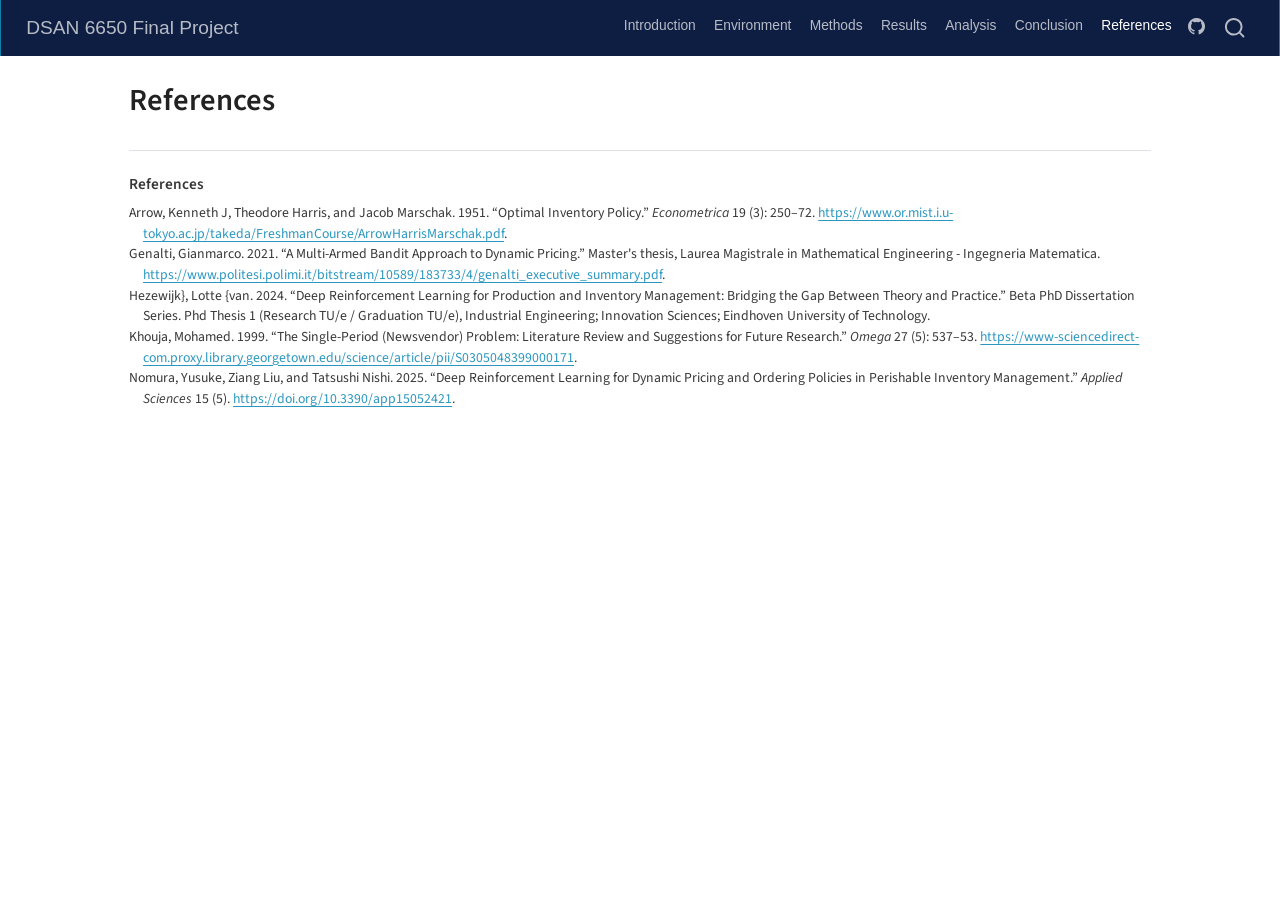
<file: docs/references.html>
<!DOCTYPE html>
<html xmlns="http://www.w3.org/1999/xhtml" lang="en" xml:lang="en"><head>

<meta charset="utf-8">
<meta name="generator" content="quarto-1.5.54">

<meta name="viewport" content="width=device-width, initial-scale=1.0, user-scalable=yes">


<title>References – DSAN 6650 Final Project</title>
<style>
code{white-space: pre-wrap;}
span.smallcaps{font-variant: small-caps;}
div.columns{display: flex; gap: min(4vw, 1.5em);}
div.column{flex: auto; overflow-x: auto;}
div.hanging-indent{margin-left: 1.5em; text-indent: -1.5em;}
ul.task-list{list-style: none;}
ul.task-list li input[type="checkbox"] {
  width: 0.8em;
  margin: 0 0.8em 0.2em -1em; /* quarto-specific, see https://github.com/quarto-dev/quarto-cli/issues/4556 */ 
  vertical-align: middle;
}
/* CSS for citations */
div.csl-bib-body { }
div.csl-entry {
  clear: both;
  margin-bottom: 0em;
}
.hanging-indent div.csl-entry {
  margin-left:2em;
  text-indent:-2em;
}
div.csl-left-margin {
  min-width:2em;
  float:left;
}
div.csl-right-inline {
  margin-left:2em;
  padding-left:1em;
}
div.csl-indent {
  margin-left: 2em;
}</style>


<script src="site_libs/quarto-nav/quarto-nav.js"></script>
<script src="site_libs/quarto-nav/headroom.min.js"></script>
<script src="site_libs/clipboard/clipboard.min.js"></script>
<script src="site_libs/quarto-search/autocomplete.umd.js"></script>
<script src="site_libs/quarto-search/fuse.min.js"></script>
<script src="site_libs/quarto-search/quarto-search.js"></script>
<meta name="quarto:offset" content="./">
<link href="./../images/gu-logo.png" rel="icon" type="image/png">
<script src="site_libs/quarto-html/quarto.js"></script>
<script src="site_libs/quarto-html/popper.min.js"></script>
<script src="site_libs/quarto-html/tippy.umd.min.js"></script>
<script src="site_libs/quarto-html/anchor.min.js"></script>
<link href="site_libs/quarto-html/tippy.css" rel="stylesheet">
<link href="site_libs/quarto-html/quarto-syntax-highlighting.css" rel="stylesheet" id="quarto-text-highlighting-styles">
<script src="site_libs/bootstrap/bootstrap.min.js"></script>
<link href="site_libs/bootstrap/bootstrap-icons.css" rel="stylesheet">
<link href="site_libs/bootstrap/bootstrap.min.css" rel="stylesheet" id="quarto-bootstrap" data-mode="light">
<script id="quarto-search-options" type="application/json">{
  "location": "navbar",
  "copy-button": false,
  "collapse-after": 3,
  "panel-placement": "end",
  "type": "overlay",
  "limit": 50,
  "keyboard-shortcut": [
    "f",
    "/",
    "s"
  ],
  "show-item-context": false,
  "language": {
    "search-no-results-text": "No results",
    "search-matching-documents-text": "matching documents",
    "search-copy-link-title": "Copy link to search",
    "search-hide-matches-text": "Hide additional matches",
    "search-more-match-text": "more match in this document",
    "search-more-matches-text": "more matches in this document",
    "search-clear-button-title": "Clear",
    "search-text-placeholder": "",
    "search-detached-cancel-button-title": "Cancel",
    "search-submit-button-title": "Submit",
    "search-label": "Search"
  }
}</script>


<link rel="stylesheet" href="styles.css">
</head>

<body class="nav-fixed">

<div id="quarto-search-results"></div>
  <header id="quarto-header" class="headroom fixed-top">
    <nav class="navbar navbar-expand-lg " data-bs-theme="dark">
      <div class="navbar-container container-fluid">
      <div class="navbar-brand-container mx-auto">
    <a class="navbar-brand" href="./index.html">
    <span class="navbar-title">DSAN 6650 Final Project</span>
    </a>
  </div>
            <div id="quarto-search" class="" title="Search"></div>
          <button class="navbar-toggler" type="button" data-bs-toggle="collapse" data-bs-target="#navbarCollapse" aria-controls="navbarCollapse" role="menu" aria-expanded="false" aria-label="Toggle navigation" onclick="if (window.quartoToggleHeadroom) { window.quartoToggleHeadroom(); }">
  <span class="navbar-toggler-icon"></span>
</button>
          <div class="collapse navbar-collapse" id="navbarCollapse">
            <ul class="navbar-nav navbar-nav-scroll ms-auto">
  <li class="nav-item">
    <a class="nav-link" href="./introduction.html"> 
<span class="menu-text">Introduction</span></a>
  </li>  
  <li class="nav-item">
    <a class="nav-link" href="./environment.html"> 
<span class="menu-text">Environment</span></a>
  </li>  
  <li class="nav-item">
    <a class="nav-link" href="./methods.html"> 
<span class="menu-text">Methods</span></a>
  </li>  
  <li class="nav-item">
    <a class="nav-link" href="./results.html"> 
<span class="menu-text">Results</span></a>
  </li>  
  <li class="nav-item">
    <a class="nav-link" href="./analysis.html"> 
<span class="menu-text">Analysis</span></a>
  </li>  
  <li class="nav-item">
    <a class="nav-link" href="./conclusion.html"> 
<span class="menu-text">Conclusion</span></a>
  </li>  
  <li class="nav-item">
    <a class="nav-link active" href="./references.html" aria-current="page"> 
<span class="menu-text">References</span></a>
  </li>  
  <li class="nav-item compact">
    <a class="nav-link" href="https://github.com/courtneyrgreen/dsan6650-final-project.github.io.git"> <i class="bi bi-github" role="img">
</i> 
<span class="menu-text"></span></a>
  </li>  
</ul>
          </div> <!-- /navcollapse -->
            <div class="quarto-navbar-tools">
</div>
      </div> <!-- /container-fluid -->
    </nav>
</header>
<!-- content -->
<div id="quarto-content" class="quarto-container page-columns page-rows-contents page-layout-full page-navbar">
<!-- sidebar -->
<!-- margin-sidebar -->
    <div id="quarto-margin-sidebar" class="sidebar margin-sidebar zindex-bottom">
        
    </div>
<!-- main -->
<main class="content column-page" id="quarto-document-content">

<header id="title-block-header" class="quarto-title-block default">
<div class="quarto-title">
<h1 class="title">References</h1>
</div>



<div class="quarto-title-meta column-page">

    
  
    
  </div>
  


</header>






<div id="quarto-appendix" class="default"><section class="quarto-appendix-contents" role="doc-bibliography" id="quarto-bibliography"><h2 class="anchored quarto-appendix-heading">References</h2><div id="refs" class="references csl-bib-body hanging-indent" data-entry-spacing="0" role="list">
<div id="ref-arrow1951inventory" class="csl-entry" role="listitem">
Arrow, Kenneth J, Theodore Harris, and Jacob Marschak. 1951. <span>“Optimal Inventory Policy.”</span> <em>Econometrica</em> 19 (3): 250–72. <a href="https://www.or.mist.i.u-tokyo.ac.jp/takeda/FreshmanCourse/ArrowHarrisMarschak.pdf">https://www.or.mist.i.u-tokyo.ac.jp/takeda/FreshmanCourse/ArrowHarrisMarschak.pdf</a>.
</div>
<div id="ref-genalti2021dynamicpricing" class="csl-entry" role="listitem">
Genalti, Gianmarco. 2021. <span>“A Multi-Armed Bandit Approach to Dynamic Pricing.”</span> Master's thesis, Laurea Magistrale in Mathematical Engineering - Ingegneria Matematica. <a href="https://www.politesi.polimi.it/bitstream/10589/183733/4/genalti_executive_summary.pdf">https://www.politesi.polimi.it/bitstream/10589/183733/4/genalti_executive_summary.pdf</a>.
</div>
<div id="ref-5bc07a4907c842fe8910904e812a0b1f" class="csl-entry" role="listitem">
Hezewijk}, Lotte {van. 2024. <span>“Deep Reinforcement Learning for Production and Inventory Management: Bridging the Gap Between Theory and Practice.”</span> Beta PhD Dissertation Series. Phd Thesis 1 (Research TU/e / Graduation TU/e), Industrial Engineering; Innovation Sciences; Eindhoven University of Technology.
</div>
<div id="ref-khouja1999newsvendor" class="csl-entry" role="listitem">
Khouja, Mohamed. 1999. <span>“The Single-Period (Newsvendor) Problem: Literature Review and Suggestions for Future Research.”</span> <em>Omega</em> 27 (5): 537–53. <a href="https://www-sciencedirect-com.proxy.library.georgetown.edu/science/article/pii/S0305048399000171">https://www-sciencedirect-com.proxy.library.georgetown.edu/science/article/pii/S0305048399000171</a>.
</div>
<div id="ref-deepRLforDynamicPricing" class="csl-entry" role="listitem">
Nomura, Yusuke, Ziang Liu, and Tatsushi Nishi. 2025. <span>“Deep Reinforcement Learning for Dynamic Pricing and Ordering Policies in Perishable Inventory Management.”</span> <em>Applied Sciences</em> 15 (5). <a href="https://doi.org/10.3390/app15052421">https://doi.org/10.3390/app15052421</a>.
</div>
</div></section></div></main> <!-- /main -->
<script id="quarto-html-after-body" type="application/javascript">
window.document.addEventListener("DOMContentLoaded", function (event) {
  const toggleBodyColorMode = (bsSheetEl) => {
    const mode = bsSheetEl.getAttribute("data-mode");
    const bodyEl = window.document.querySelector("body");
    if (mode === "dark") {
      bodyEl.classList.add("quarto-dark");
      bodyEl.classList.remove("quarto-light");
    } else {
      bodyEl.classList.add("quarto-light");
      bodyEl.classList.remove("quarto-dark");
    }
  }
  const toggleBodyColorPrimary = () => {
    const bsSheetEl = window.document.querySelector("link#quarto-bootstrap");
    if (bsSheetEl) {
      toggleBodyColorMode(bsSheetEl);
    }
  }
  toggleBodyColorPrimary();  
  const icon = "";
  const anchorJS = new window.AnchorJS();
  anchorJS.options = {
    placement: 'right',
    icon: icon
  };
  anchorJS.add('.anchored');
  const isCodeAnnotation = (el) => {
    for (const clz of el.classList) {
      if (clz.startsWith('code-annotation-')) {                     
        return true;
      }
    }
    return false;
  }
  const onCopySuccess = function(e) {
    // button target
    const button = e.trigger;
    // don't keep focus
    button.blur();
    // flash "checked"
    button.classList.add('code-copy-button-checked');
    var currentTitle = button.getAttribute("title");
    button.setAttribute("title", "Copied!");
    let tooltip;
    if (window.bootstrap) {
      button.setAttribute("data-bs-toggle", "tooltip");
      button.setAttribute("data-bs-placement", "left");
      button.setAttribute("data-bs-title", "Copied!");
      tooltip = new bootstrap.Tooltip(button, 
        { trigger: "manual", 
          customClass: "code-copy-button-tooltip",
          offset: [0, -8]});
      tooltip.show();    
    }
    setTimeout(function() {
      if (tooltip) {
        tooltip.hide();
        button.removeAttribute("data-bs-title");
        button.removeAttribute("data-bs-toggle");
        button.removeAttribute("data-bs-placement");
      }
      button.setAttribute("title", currentTitle);
      button.classList.remove('code-copy-button-checked');
    }, 1000);
    // clear code selection
    e.clearSelection();
  }
  const getTextToCopy = function(trigger) {
      const codeEl = trigger.previousElementSibling.cloneNode(true);
      for (const childEl of codeEl.children) {
        if (isCodeAnnotation(childEl)) {
          childEl.remove();
        }
      }
      return codeEl.innerText;
  }
  const clipboard = new window.ClipboardJS('.code-copy-button:not([data-in-quarto-modal])', {
    text: getTextToCopy
  });
  clipboard.on('success', onCopySuccess);
  if (window.document.getElementById('quarto-embedded-source-code-modal')) {
    // For code content inside modals, clipBoardJS needs to be initialized with a container option
    // TODO: Check when it could be a function (https://github.com/zenorocha/clipboard.js/issues/860)
    const clipboardModal = new window.ClipboardJS('.code-copy-button[data-in-quarto-modal]', {
      text: getTextToCopy,
      container: window.document.getElementById('quarto-embedded-source-code-modal')
    });
    clipboardModal.on('success', onCopySuccess);
  }
    var localhostRegex = new RegExp(/^(?:http|https):\/\/localhost\:?[0-9]*\//);
    var mailtoRegex = new RegExp(/^mailto:/);
      var filterRegex = new RegExp('/' + window.location.host + '/');
    var isInternal = (href) => {
        return filterRegex.test(href) || localhostRegex.test(href) || mailtoRegex.test(href);
    }
    // Inspect non-navigation links and adorn them if external
 	var links = window.document.querySelectorAll('a[href]:not(.nav-link):not(.navbar-brand):not(.toc-action):not(.sidebar-link):not(.sidebar-item-toggle):not(.pagination-link):not(.no-external):not([aria-hidden]):not(.dropdown-item):not(.quarto-navigation-tool):not(.about-link)');
    for (var i=0; i<links.length; i++) {
      const link = links[i];
      if (!isInternal(link.href)) {
        // undo the damage that might have been done by quarto-nav.js in the case of
        // links that we want to consider external
        if (link.dataset.originalHref !== undefined) {
          link.href = link.dataset.originalHref;
        }
      }
    }
  function tippyHover(el, contentFn, onTriggerFn, onUntriggerFn) {
    const config = {
      allowHTML: true,
      maxWidth: 500,
      delay: 100,
      arrow: false,
      appendTo: function(el) {
          return el.parentElement;
      },
      interactive: true,
      interactiveBorder: 10,
      theme: 'quarto',
      placement: 'bottom-start',
    };
    if (contentFn) {
      config.content = contentFn;
    }
    if (onTriggerFn) {
      config.onTrigger = onTriggerFn;
    }
    if (onUntriggerFn) {
      config.onUntrigger = onUntriggerFn;
    }
    window.tippy(el, config); 
  }
  const noterefs = window.document.querySelectorAll('a[role="doc-noteref"]');
  for (var i=0; i<noterefs.length; i++) {
    const ref = noterefs[i];
    tippyHover(ref, function() {
      // use id or data attribute instead here
      let href = ref.getAttribute('data-footnote-href') || ref.getAttribute('href');
      try { href = new URL(href).hash; } catch {}
      const id = href.replace(/^#\/?/, "");
      const note = window.document.getElementById(id);
      if (note) {
        return note.innerHTML;
      } else {
        return "";
      }
    });
  }
  const xrefs = window.document.querySelectorAll('a.quarto-xref');
  const processXRef = (id, note) => {
    // Strip column container classes
    const stripColumnClz = (el) => {
      el.classList.remove("page-full", "page-columns");
      if (el.children) {
        for (const child of el.children) {
          stripColumnClz(child);
        }
      }
    }
    stripColumnClz(note)
    if (id === null || id.startsWith('sec-')) {
      // Special case sections, only their first couple elements
      const container = document.createElement("div");
      if (note.children && note.children.length > 2) {
        container.appendChild(note.children[0].cloneNode(true));
        for (let i = 1; i < note.children.length; i++) {
          const child = note.children[i];
          if (child.tagName === "P" && child.innerText === "") {
            continue;
          } else {
            container.appendChild(child.cloneNode(true));
            break;
          }
        }
        if (window.Quarto?.typesetMath) {
          window.Quarto.typesetMath(container);
        }
        return container.innerHTML
      } else {
        if (window.Quarto?.typesetMath) {
          window.Quarto.typesetMath(note);
        }
        return note.innerHTML;
      }
    } else {
      // Remove any anchor links if they are present
      const anchorLink = note.querySelector('a.anchorjs-link');
      if (anchorLink) {
        anchorLink.remove();
      }
      if (window.Quarto?.typesetMath) {
        window.Quarto.typesetMath(note);
      }
      // TODO in 1.5, we should make sure this works without a callout special case
      if (note.classList.contains("callout")) {
        return note.outerHTML;
      } else {
        return note.innerHTML;
      }
    }
  }
  for (var i=0; i<xrefs.length; i++) {
    const xref = xrefs[i];
    tippyHover(xref, undefined, function(instance) {
      instance.disable();
      let url = xref.getAttribute('href');
      let hash = undefined; 
      if (url.startsWith('#')) {
        hash = url;
      } else {
        try { hash = new URL(url).hash; } catch {}
      }
      if (hash) {
        const id = hash.replace(/^#\/?/, "");
        const note = window.document.getElementById(id);
        if (note !== null) {
          try {
            const html = processXRef(id, note.cloneNode(true));
            instance.setContent(html);
          } finally {
            instance.enable();
            instance.show();
          }
        } else {
          // See if we can fetch this
          fetch(url.split('#')[0])
          .then(res => res.text())
          .then(html => {
            const parser = new DOMParser();
            const htmlDoc = parser.parseFromString(html, "text/html");
            const note = htmlDoc.getElementById(id);
            if (note !== null) {
              const html = processXRef(id, note);
              instance.setContent(html);
            } 
          }).finally(() => {
            instance.enable();
            instance.show();
          });
        }
      } else {
        // See if we can fetch a full url (with no hash to target)
        // This is a special case and we should probably do some content thinning / targeting
        fetch(url)
        .then(res => res.text())
        .then(html => {
          const parser = new DOMParser();
          const htmlDoc = parser.parseFromString(html, "text/html");
          const note = htmlDoc.querySelector('main.content');
          if (note !== null) {
            // This should only happen for chapter cross references
            // (since there is no id in the URL)
            // remove the first header
            if (note.children.length > 0 && note.children[0].tagName === "HEADER") {
              note.children[0].remove();
            }
            const html = processXRef(null, note);
            instance.setContent(html);
          } 
        }).finally(() => {
          instance.enable();
          instance.show();
        });
      }
    }, function(instance) {
    });
  }
      let selectedAnnoteEl;
      const selectorForAnnotation = ( cell, annotation) => {
        let cellAttr = 'data-code-cell="' + cell + '"';
        let lineAttr = 'data-code-annotation="' +  annotation + '"';
        const selector = 'span[' + cellAttr + '][' + lineAttr + ']';
        return selector;
      }
      const selectCodeLines = (annoteEl) => {
        const doc = window.document;
        const targetCell = annoteEl.getAttribute("data-target-cell");
        const targetAnnotation = annoteEl.getAttribute("data-target-annotation");
        const annoteSpan = window.document.querySelector(selectorForAnnotation(targetCell, targetAnnotation));
        const lines = annoteSpan.getAttribute("data-code-lines").split(",");
        const lineIds = lines.map((line) => {
          return targetCell + "-" + line;
        })
        let top = null;
        let height = null;
        let parent = null;
        if (lineIds.length > 0) {
            //compute the position of the single el (top and bottom and make a div)
            const el = window.document.getElementById(lineIds[0]);
            top = el.offsetTop;
            height = el.offsetHeight;
            parent = el.parentElement.parentElement;
          if (lineIds.length > 1) {
            const lastEl = window.document.getElementById(lineIds[lineIds.length - 1]);
            const bottom = lastEl.offsetTop + lastEl.offsetHeight;
            height = bottom - top;
          }
          if (top !== null && height !== null && parent !== null) {
            // cook up a div (if necessary) and position it 
            let div = window.document.getElementById("code-annotation-line-highlight");
            if (div === null) {
              div = window.document.createElement("div");
              div.setAttribute("id", "code-annotation-line-highlight");
              div.style.position = 'absolute';
              parent.appendChild(div);
            }
            div.style.top = top - 2 + "px";
            div.style.height = height + 4 + "px";
            div.style.left = 0;
            let gutterDiv = window.document.getElementById("code-annotation-line-highlight-gutter");
            if (gutterDiv === null) {
              gutterDiv = window.document.createElement("div");
              gutterDiv.setAttribute("id", "code-annotation-line-highlight-gutter");
              gutterDiv.style.position = 'absolute';
              const codeCell = window.document.getElementById(targetCell);
              const gutter = codeCell.querySelector('.code-annotation-gutter');
              gutter.appendChild(gutterDiv);
            }
            gutterDiv.style.top = top - 2 + "px";
            gutterDiv.style.height = height + 4 + "px";
          }
          selectedAnnoteEl = annoteEl;
        }
      };
      const unselectCodeLines = () => {
        const elementsIds = ["code-annotation-line-highlight", "code-annotation-line-highlight-gutter"];
        elementsIds.forEach((elId) => {
          const div = window.document.getElementById(elId);
          if (div) {
            div.remove();
          }
        });
        selectedAnnoteEl = undefined;
      };
        // Handle positioning of the toggle
    window.addEventListener(
      "resize",
      throttle(() => {
        elRect = undefined;
        if (selectedAnnoteEl) {
          selectCodeLines(selectedAnnoteEl);
        }
      }, 10)
    );
    function throttle(fn, ms) {
    let throttle = false;
    let timer;
      return (...args) => {
        if(!throttle) { // first call gets through
            fn.apply(this, args);
            throttle = true;
        } else { // all the others get throttled
            if(timer) clearTimeout(timer); // cancel #2
            timer = setTimeout(() => {
              fn.apply(this, args);
              timer = throttle = false;
            }, ms);
        }
      };
    }
      // Attach click handler to the DT
      const annoteDls = window.document.querySelectorAll('dt[data-target-cell]');
      for (const annoteDlNode of annoteDls) {
        annoteDlNode.addEventListener('click', (event) => {
          const clickedEl = event.target;
          if (clickedEl !== selectedAnnoteEl) {
            unselectCodeLines();
            const activeEl = window.document.querySelector('dt[data-target-cell].code-annotation-active');
            if (activeEl) {
              activeEl.classList.remove('code-annotation-active');
            }
            selectCodeLines(clickedEl);
            clickedEl.classList.add('code-annotation-active');
          } else {
            // Unselect the line
            unselectCodeLines();
            clickedEl.classList.remove('code-annotation-active');
          }
        });
      }
  const findCites = (el) => {
    const parentEl = el.parentElement;
    if (parentEl) {
      const cites = parentEl.dataset.cites;
      if (cites) {
        return {
          el,
          cites: cites.split(' ')
        };
      } else {
        return findCites(el.parentElement)
      }
    } else {
      return undefined;
    }
  };
  var bibliorefs = window.document.querySelectorAll('a[role="doc-biblioref"]');
  for (var i=0; i<bibliorefs.length; i++) {
    const ref = bibliorefs[i];
    const citeInfo = findCites(ref);
    if (citeInfo) {
      tippyHover(citeInfo.el, function() {
        var popup = window.document.createElement('div');
        citeInfo.cites.forEach(function(cite) {
          var citeDiv = window.document.createElement('div');
          citeDiv.classList.add('hanging-indent');
          citeDiv.classList.add('csl-entry');
          var biblioDiv = window.document.getElementById('ref-' + cite);
          if (biblioDiv) {
            citeDiv.innerHTML = biblioDiv.innerHTML;
          }
          popup.appendChild(citeDiv);
        });
        return popup.innerHTML;
      });
    }
  }
});
</script>
</div> <!-- /content -->




</body></html>
</file>
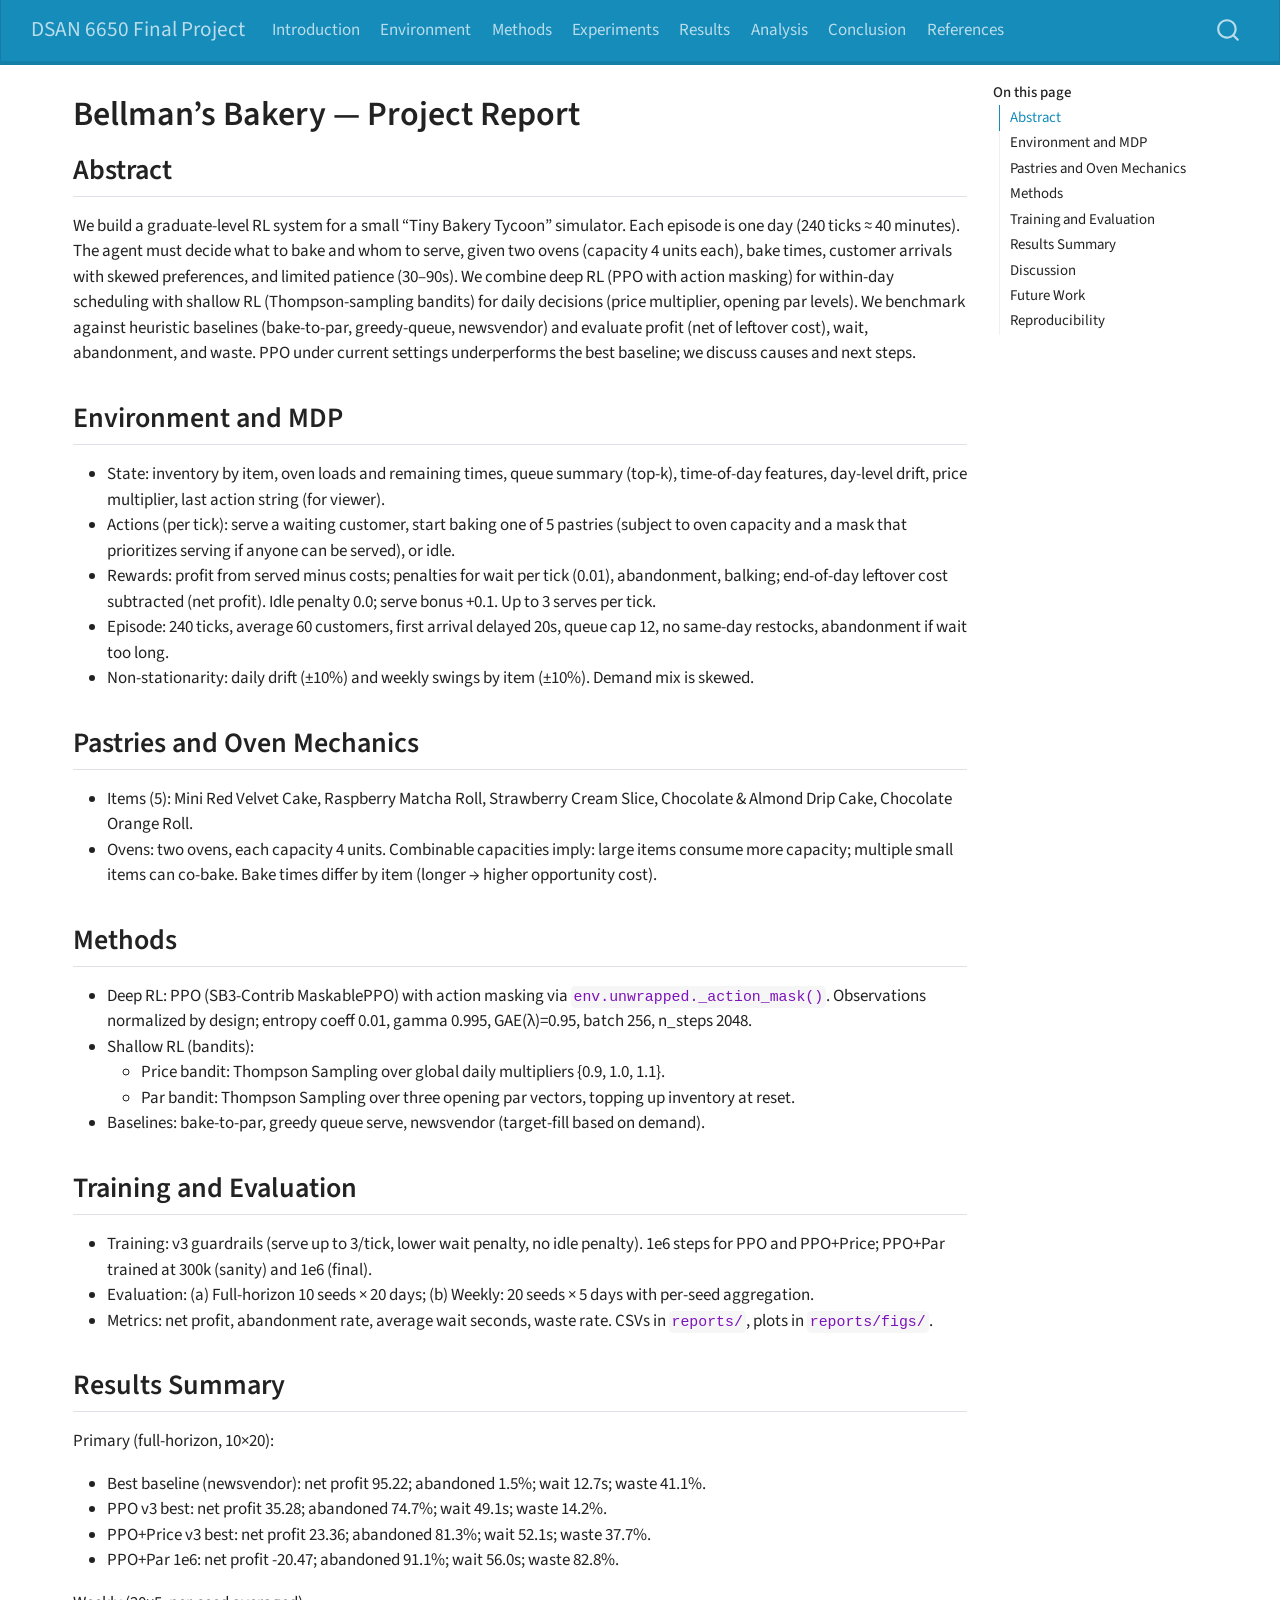
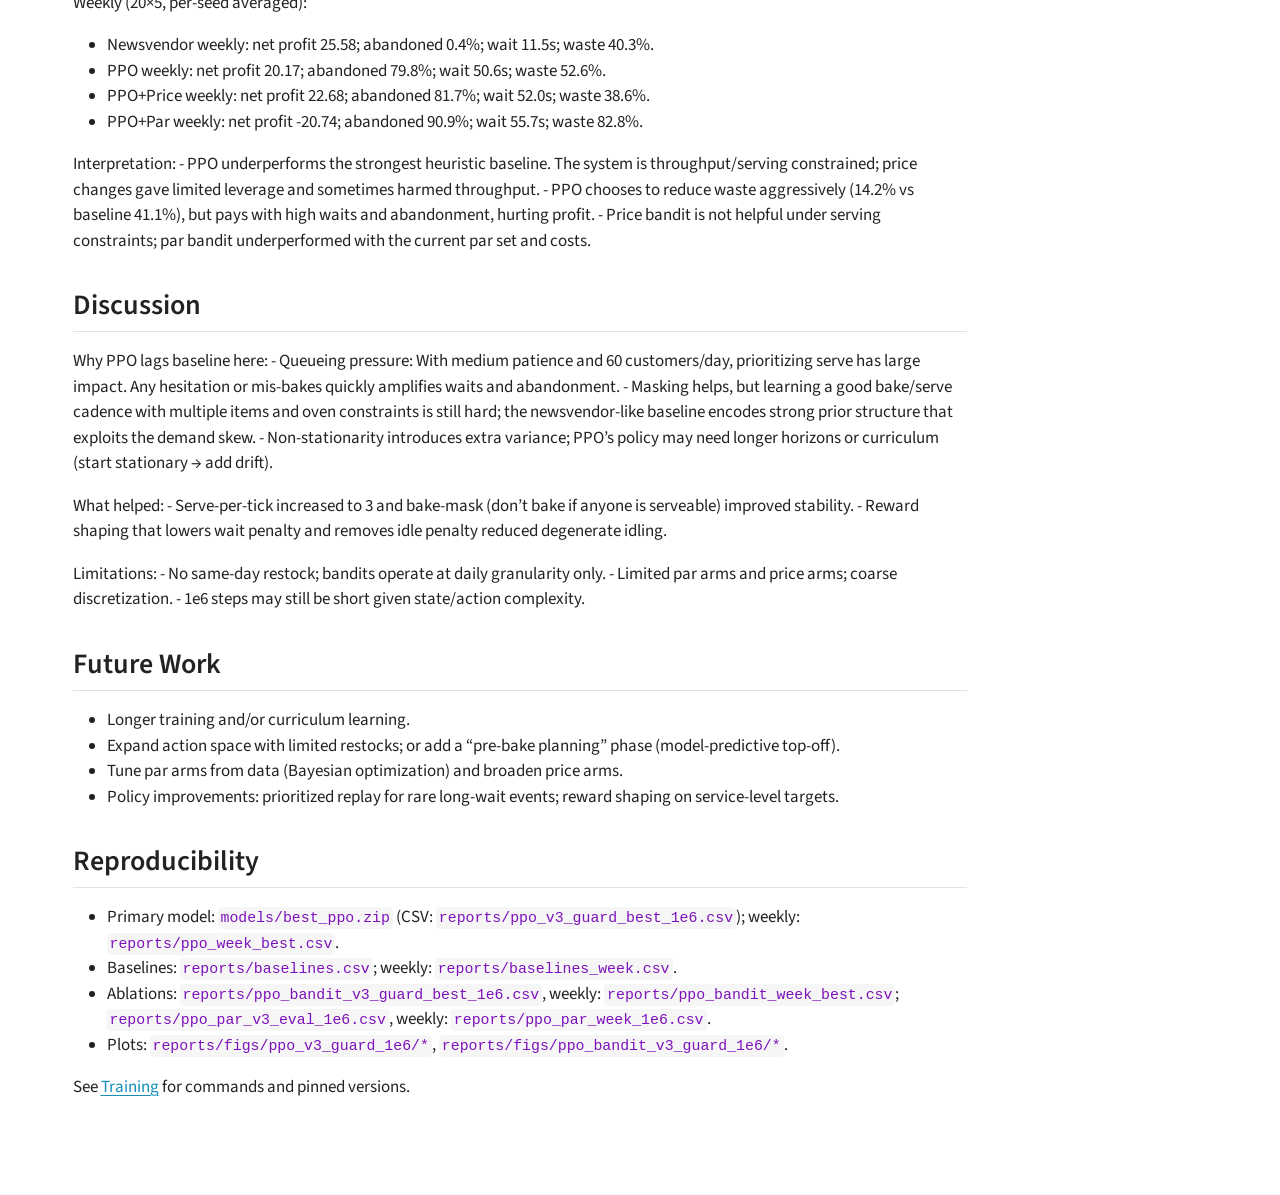
<file: docs/report.html>
<!DOCTYPE html>
<html xmlns="http://www.w3.org/1999/xhtml" lang="en" xml:lang="en"><head>

<meta charset="utf-8">
<meta name="generator" content="quarto-1.5.54">

<meta name="viewport" content="width=device-width, initial-scale=1.0, user-scalable=yes">


<title>Bellman’s Bakery — Project Report – DSAN 6650 Final Project</title>
<style>
code{white-space: pre-wrap;}
span.smallcaps{font-variant: small-caps;}
div.columns{display: flex; gap: min(4vw, 1.5em);}
div.column{flex: auto; overflow-x: auto;}
div.hanging-indent{margin-left: 1.5em; text-indent: -1.5em;}
ul.task-list{list-style: none;}
ul.task-list li input[type="checkbox"] {
  width: 0.8em;
  margin: 0 0.8em 0.2em -1em; /* quarto-specific, see https://github.com/quarto-dev/quarto-cli/issues/4556 */ 
  vertical-align: middle;
}
</style>


<script src="site_libs/quarto-nav/quarto-nav.js"></script>
<script src="site_libs/quarto-nav/headroom.min.js"></script>
<script src="site_libs/clipboard/clipboard.min.js"></script>
<script src="site_libs/quarto-search/autocomplete.umd.js"></script>
<script src="site_libs/quarto-search/fuse.min.js"></script>
<script src="site_libs/quarto-search/quarto-search.js"></script>
<meta name="quarto:offset" content="./">
<script src="site_libs/quarto-html/quarto.js"></script>
<script src="site_libs/quarto-html/popper.min.js"></script>
<script src="site_libs/quarto-html/tippy.umd.min.js"></script>
<script src="site_libs/quarto-html/anchor.min.js"></script>
<link href="site_libs/quarto-html/tippy.css" rel="stylesheet">
<link href="site_libs/quarto-html/quarto-syntax-highlighting.css" rel="stylesheet" id="quarto-text-highlighting-styles">
<script src="site_libs/bootstrap/bootstrap.min.js"></script>
<link href="site_libs/bootstrap/bootstrap-icons.css" rel="stylesheet">
<link href="site_libs/bootstrap/bootstrap.min.css" rel="stylesheet" id="quarto-bootstrap" data-mode="light">
<script id="quarto-search-options" type="application/json">{
  "location": "navbar",
  "copy-button": false,
  "collapse-after": 3,
  "panel-placement": "end",
  "type": "overlay",
  "limit": 50,
  "keyboard-shortcut": [
    "f",
    "/",
    "s"
  ],
  "show-item-context": false,
  "language": {
    "search-no-results-text": "No results",
    "search-matching-documents-text": "matching documents",
    "search-copy-link-title": "Copy link to search",
    "search-hide-matches-text": "Hide additional matches",
    "search-more-match-text": "more match in this document",
    "search-more-matches-text": "more matches in this document",
    "search-clear-button-title": "Clear",
    "search-text-placeholder": "",
    "search-detached-cancel-button-title": "Cancel",
    "search-submit-button-title": "Submit",
    "search-label": "Search"
  }
}</script>


</head>

<body class="nav-fixed">

<div id="quarto-search-results"></div>
  <header id="quarto-header" class="headroom fixed-top">
    <nav class="navbar navbar-expand-lg " data-bs-theme="dark">
      <div class="navbar-container container-fluid">
      <div class="navbar-brand-container mx-auto">
    <a class="navbar-brand" href="./index.html">
    <span class="navbar-title">DSAN 6650 Final Project</span>
    </a>
  </div>
            <div id="quarto-search" class="" title="Search"></div>
          <button class="navbar-toggler" type="button" data-bs-toggle="collapse" data-bs-target="#navbarCollapse" aria-controls="navbarCollapse" role="menu" aria-expanded="false" aria-label="Toggle navigation" onclick="if (window.quartoToggleHeadroom) { window.quartoToggleHeadroom(); }">
  <span class="navbar-toggler-icon"></span>
</button>
          <div class="collapse navbar-collapse" id="navbarCollapse">
            <ul class="navbar-nav navbar-nav-scroll me-auto">
  <li class="nav-item">
    <a class="nav-link" href="./introduction.html"> 
<span class="menu-text">Introduction</span></a>
  </li>  
  <li class="nav-item">
    <a class="nav-link" href="./environment.html"> 
<span class="menu-text">Environment</span></a>
  </li>  
  <li class="nav-item">
    <a class="nav-link" href="./methods.html"> 
<span class="menu-text">Methods</span></a>
  </li>  
  <li class="nav-item">
    <a class="nav-link" href="./experiments.html"> 
<span class="menu-text">Experiments</span></a>
  </li>  
  <li class="nav-item">
    <a class="nav-link" href="./results.html"> 
<span class="menu-text">Results</span></a>
  </li>  
  <li class="nav-item">
    <a class="nav-link" href="./analysis_discussion.qmd"> 
<span class="menu-text">Analysis</span></a>
  </li>  
  <li class="nav-item">
    <a class="nav-link" href="./conclusion_future_work.qmd"> 
<span class="menu-text">Conclusion</span></a>
  </li>  
  <li class="nav-item">
    <a class="nav-link" href="./references.html"> 
<span class="menu-text">References</span></a>
  </li>  
</ul>
          </div> <!-- /navcollapse -->
            <div class="quarto-navbar-tools">
</div>
      </div> <!-- /container-fluid -->
    </nav>
</header>
<!-- content -->
<div id="quarto-content" class="quarto-container page-columns page-rows-contents page-layout-full page-navbar">
<!-- sidebar -->
<!-- margin-sidebar -->
    <div id="quarto-margin-sidebar" class="sidebar margin-sidebar">
        <nav id="TOC" role="doc-toc" class="toc-active">
    <h2 id="toc-title">On this page</h2>
   
  <ul>
  <li><a href="#abstract" id="toc-abstract" class="nav-link active" data-scroll-target="#abstract">Abstract</a></li>
  <li><a href="#environment-and-mdp" id="toc-environment-and-mdp" class="nav-link" data-scroll-target="#environment-and-mdp">Environment and MDP</a></li>
  <li><a href="#pastries-and-oven-mechanics" id="toc-pastries-and-oven-mechanics" class="nav-link" data-scroll-target="#pastries-and-oven-mechanics">Pastries and Oven Mechanics</a></li>
  <li><a href="#methods" id="toc-methods" class="nav-link" data-scroll-target="#methods">Methods</a></li>
  <li><a href="#training-and-evaluation" id="toc-training-and-evaluation" class="nav-link" data-scroll-target="#training-and-evaluation">Training and Evaluation</a></li>
  <li><a href="#results-summary" id="toc-results-summary" class="nav-link" data-scroll-target="#results-summary">Results Summary</a></li>
  <li><a href="#discussion" id="toc-discussion" class="nav-link" data-scroll-target="#discussion">Discussion</a></li>
  <li><a href="#future-work" id="toc-future-work" class="nav-link" data-scroll-target="#future-work">Future Work</a></li>
  <li><a href="#reproducibility" id="toc-reproducibility" class="nav-link" data-scroll-target="#reproducibility">Reproducibility</a></li>
  </ul>
</nav>
    </div>
<!-- main -->
<main class="content column-page-left" id="quarto-document-content">

<header id="title-block-header" class="quarto-title-block default">
<div class="quarto-title">
<h1 class="title">Bellman’s Bakery — Project Report</h1>
</div>



<div class="quarto-title-meta column-page-left">

    
  
    
  </div>
  


</header>


<section id="abstract" class="level2">
<h2 class="anchored" data-anchor-id="abstract">Abstract</h2>
<p>We build a graduate-level RL system for a small “Tiny Bakery Tycoon” simulator. Each episode is one day (240 ticks ≈ 40 minutes). The agent must decide what to bake and whom to serve, given two ovens (capacity 4 units each), bake times, customer arrivals with skewed preferences, and limited patience (30–90s). We combine deep RL (PPO with action masking) for within-day scheduling with shallow RL (Thompson-sampling bandits) for daily decisions (price multiplier, opening par levels). We benchmark against heuristic baselines (bake-to-par, greedy-queue, newsvendor) and evaluate profit (net of leftover cost), wait, abandonment, and waste. PPO under current settings underperforms the best baseline; we discuss causes and next steps.</p>
</section>
<section id="environment-and-mdp" class="level2">
<h2 class="anchored" data-anchor-id="environment-and-mdp">Environment and MDP</h2>
<ul>
<li>State: inventory by item, oven loads and remaining times, queue summary (top-k), time-of-day features, day-level drift, price multiplier, last action string (for viewer).</li>
<li>Actions (per tick): serve a waiting customer, start baking one of 5 pastries (subject to oven capacity and a mask that prioritizes serving if anyone can be served), or idle.</li>
<li>Rewards: profit from served minus costs; penalties for wait per tick (0.01), abandonment, balking; end-of-day leftover cost subtracted (net profit). Idle penalty 0.0; serve bonus +0.1. Up to 3 serves per tick.</li>
<li>Episode: 240 ticks, average 60 customers, first arrival delayed 20s, queue cap 12, no same-day restocks, abandonment if wait too long.</li>
<li>Non-stationarity: daily drift (±10%) and weekly swings by item (±10%). Demand mix is skewed.</li>
</ul>
</section>
<section id="pastries-and-oven-mechanics" class="level2">
<h2 class="anchored" data-anchor-id="pastries-and-oven-mechanics">Pastries and Oven Mechanics</h2>
<ul>
<li>Items (5): Mini Red Velvet Cake, Raspberry Matcha Roll, Strawberry Cream Slice, Chocolate &amp; Almond Drip Cake, Chocolate Orange Roll.</li>
<li>Ovens: two ovens, each capacity 4 units. Combinable capacities imply: large items consume more capacity; multiple small items can co-bake. Bake times differ by item (longer → higher opportunity cost).</li>
</ul>
</section>
<section id="methods" class="level2">
<h2 class="anchored" data-anchor-id="methods">Methods</h2>
<ul>
<li>Deep RL: PPO (SB3-Contrib MaskablePPO) with action masking via <code>env.unwrapped._action_mask()</code>. Observations normalized by design; entropy coeff 0.01, gamma 0.995, GAE(λ)=0.95, batch 256, n_steps 2048.</li>
<li>Shallow RL (bandits):
<ul>
<li>Price bandit: Thompson Sampling over global daily multipliers {0.9, 1.0, 1.1}.</li>
<li>Par bandit: Thompson Sampling over three opening par vectors, topping up inventory at reset.</li>
</ul></li>
<li>Baselines: bake-to-par, greedy queue serve, newsvendor (target-fill based on demand).</li>
</ul>
</section>
<section id="training-and-evaluation" class="level2">
<h2 class="anchored" data-anchor-id="training-and-evaluation">Training and Evaluation</h2>
<ul>
<li>Training: v3 guardrails (serve up to 3/tick, lower wait penalty, no idle penalty). 1e6 steps for PPO and PPO+Price; PPO+Par trained at 300k (sanity) and 1e6 (final).</li>
<li>Evaluation: (a) Full-horizon 10 seeds × 20 days; (b) Weekly: 20 seeds × 5 days with per-seed aggregation.</li>
<li>Metrics: net profit, abandonment rate, average wait seconds, waste rate. CSVs in <code>reports/</code>, plots in <code>reports/figs/</code>.</li>
</ul>
</section>
<section id="results-summary" class="level2">
<h2 class="anchored" data-anchor-id="results-summary">Results Summary</h2>
<p>Primary (full-horizon, 10×20):</p>
<ul>
<li>Best baseline (newsvendor): net profit 95.22; abandoned 1.5%; wait 12.7s; waste 41.1%.</li>
<li>PPO v3 best: net profit 35.28; abandoned 74.7%; wait 49.1s; waste 14.2%.</li>
<li>PPO+Price v3 best: net profit 23.36; abandoned 81.3%; wait 52.1s; waste 37.7%.</li>
<li>PPO+Par 1e6: net profit -20.47; abandoned 91.1%; wait 56.0s; waste 82.8%.</li>
</ul>
<p>Weekly (20×5, per-seed averaged):</p>
<ul>
<li>Newsvendor weekly: net profit 25.58; abandoned 0.4%; wait 11.5s; waste 40.3%.</li>
<li>PPO weekly: net profit 20.17; abandoned 79.8%; wait 50.6s; waste 52.6%.</li>
<li>PPO+Price weekly: net profit 22.68; abandoned 81.7%; wait 52.0s; waste 38.6%.</li>
<li>PPO+Par weekly: net profit -20.74; abandoned 90.9%; wait 55.7s; waste 82.8%.</li>
</ul>
<p>Interpretation: - PPO underperforms the strongest heuristic baseline. The system is throughput/serving constrained; price changes gave limited leverage and sometimes harmed throughput. - PPO chooses to reduce waste aggressively (14.2% vs baseline 41.1%), but pays with high waits and abandonment, hurting profit. - Price bandit is not helpful under serving constraints; par bandit underperformed with the current par set and costs.</p>
</section>
<section id="discussion" class="level2">
<h2 class="anchored" data-anchor-id="discussion">Discussion</h2>
<p>Why PPO lags baseline here: - Queueing pressure: With medium patience and 60 customers/day, prioritizing serve has large impact. Any hesitation or mis-bakes quickly amplifies waits and abandonment. - Masking helps, but learning a good bake/serve cadence with multiple items and oven constraints is still hard; the newsvendor-like baseline encodes strong prior structure that exploits the demand skew. - Non-stationarity introduces extra variance; PPO’s policy may need longer horizons or curriculum (start stationary → add drift).</p>
<p>What helped: - Serve-per-tick increased to 3 and bake-mask (don’t bake if anyone is serveable) improved stability. - Reward shaping that lowers wait penalty and removes idle penalty reduced degenerate idling.</p>
<p>Limitations: - No same-day restock; bandits operate at daily granularity only. - Limited par arms and price arms; coarse discretization. - 1e6 steps may still be short given state/action complexity.</p>
</section>
<section id="future-work" class="level2">
<h2 class="anchored" data-anchor-id="future-work">Future Work</h2>
<ul>
<li>Longer training and/or curriculum learning.</li>
<li>Expand action space with limited restocks; or add a “pre-bake planning” phase (model-predictive top-off).</li>
<li>Tune par arms from data (Bayesian optimization) and broaden price arms.</li>
<li>Policy improvements: prioritized replay for rare long-wait events; reward shaping on service-level targets.</li>
</ul>
</section>
<section id="reproducibility" class="level2">
<h2 class="anchored" data-anchor-id="reproducibility">Reproducibility</h2>
<ul>
<li>Primary model: <code>models/best_ppo.zip</code> (CSV: <code>reports/ppo_v3_guard_best_1e6.csv</code>); weekly: <code>reports/ppo_week_best.csv</code>.</li>
<li>Baselines: <code>reports/baselines.csv</code>; weekly: <code>reports/baselines_week.csv</code>.</li>
<li>Ablations: <code>reports/ppo_bandit_v3_guard_best_1e6.csv</code>, weekly: <code>reports/ppo_bandit_week_best.csv</code>; <code>reports/ppo_par_v3_eval_1e6.csv</code>, weekly: <code>reports/ppo_par_week_1e6.csv</code>.</li>
<li>Plots: <code>reports/figs/ppo_v3_guard_1e6/*</code>, <code>reports/figs/ppo_bandit_v3_guard_1e6/*</code>.</li>
</ul>
<p>See <a href="training.qmd">Training</a> for commands and pinned versions.</p>


</section>

</main> <!-- /main -->
<script id="quarto-html-after-body" type="application/javascript">
window.document.addEventListener("DOMContentLoaded", function (event) {
  const toggleBodyColorMode = (bsSheetEl) => {
    const mode = bsSheetEl.getAttribute("data-mode");
    const bodyEl = window.document.querySelector("body");
    if (mode === "dark") {
      bodyEl.classList.add("quarto-dark");
      bodyEl.classList.remove("quarto-light");
    } else {
      bodyEl.classList.add("quarto-light");
      bodyEl.classList.remove("quarto-dark");
    }
  }
  const toggleBodyColorPrimary = () => {
    const bsSheetEl = window.document.querySelector("link#quarto-bootstrap");
    if (bsSheetEl) {
      toggleBodyColorMode(bsSheetEl);
    }
  }
  toggleBodyColorPrimary();  
  const icon = "";
  const anchorJS = new window.AnchorJS();
  anchorJS.options = {
    placement: 'right',
    icon: icon
  };
  anchorJS.add('.anchored');
  const isCodeAnnotation = (el) => {
    for (const clz of el.classList) {
      if (clz.startsWith('code-annotation-')) {                     
        return true;
      }
    }
    return false;
  }
  const onCopySuccess = function(e) {
    // button target
    const button = e.trigger;
    // don't keep focus
    button.blur();
    // flash "checked"
    button.classList.add('code-copy-button-checked');
    var currentTitle = button.getAttribute("title");
    button.setAttribute("title", "Copied!");
    let tooltip;
    if (window.bootstrap) {
      button.setAttribute("data-bs-toggle", "tooltip");
      button.setAttribute("data-bs-placement", "left");
      button.setAttribute("data-bs-title", "Copied!");
      tooltip = new bootstrap.Tooltip(button, 
        { trigger: "manual", 
          customClass: "code-copy-button-tooltip",
          offset: [0, -8]});
      tooltip.show();    
    }
    setTimeout(function() {
      if (tooltip) {
        tooltip.hide();
        button.removeAttribute("data-bs-title");
        button.removeAttribute("data-bs-toggle");
        button.removeAttribute("data-bs-placement");
      }
      button.setAttribute("title", currentTitle);
      button.classList.remove('code-copy-button-checked');
    }, 1000);
    // clear code selection
    e.clearSelection();
  }
  const getTextToCopy = function(trigger) {
      const codeEl = trigger.previousElementSibling.cloneNode(true);
      for (const childEl of codeEl.children) {
        if (isCodeAnnotation(childEl)) {
          childEl.remove();
        }
      }
      return codeEl.innerText;
  }
  const clipboard = new window.ClipboardJS('.code-copy-button:not([data-in-quarto-modal])', {
    text: getTextToCopy
  });
  clipboard.on('success', onCopySuccess);
  if (window.document.getElementById('quarto-embedded-source-code-modal')) {
    // For code content inside modals, clipBoardJS needs to be initialized with a container option
    // TODO: Check when it could be a function (https://github.com/zenorocha/clipboard.js/issues/860)
    const clipboardModal = new window.ClipboardJS('.code-copy-button[data-in-quarto-modal]', {
      text: getTextToCopy,
      container: window.document.getElementById('quarto-embedded-source-code-modal')
    });
    clipboardModal.on('success', onCopySuccess);
  }
    var localhostRegex = new RegExp(/^(?:http|https):\/\/localhost\:?[0-9]*\//);
    var mailtoRegex = new RegExp(/^mailto:/);
      var filterRegex = new RegExp('/' + window.location.host + '/');
    var isInternal = (href) => {
        return filterRegex.test(href) || localhostRegex.test(href) || mailtoRegex.test(href);
    }
    // Inspect non-navigation links and adorn them if external
 	var links = window.document.querySelectorAll('a[href]:not(.nav-link):not(.navbar-brand):not(.toc-action):not(.sidebar-link):not(.sidebar-item-toggle):not(.pagination-link):not(.no-external):not([aria-hidden]):not(.dropdown-item):not(.quarto-navigation-tool):not(.about-link)');
    for (var i=0; i<links.length; i++) {
      const link = links[i];
      if (!isInternal(link.href)) {
        // undo the damage that might have been done by quarto-nav.js in the case of
        // links that we want to consider external
        if (link.dataset.originalHref !== undefined) {
          link.href = link.dataset.originalHref;
        }
      }
    }
  function tippyHover(el, contentFn, onTriggerFn, onUntriggerFn) {
    const config = {
      allowHTML: true,
      maxWidth: 500,
      delay: 100,
      arrow: false,
      appendTo: function(el) {
          return el.parentElement;
      },
      interactive: true,
      interactiveBorder: 10,
      theme: 'quarto',
      placement: 'bottom-start',
    };
    if (contentFn) {
      config.content = contentFn;
    }
    if (onTriggerFn) {
      config.onTrigger = onTriggerFn;
    }
    if (onUntriggerFn) {
      config.onUntrigger = onUntriggerFn;
    }
    window.tippy(el, config); 
  }
  const noterefs = window.document.querySelectorAll('a[role="doc-noteref"]');
  for (var i=0; i<noterefs.length; i++) {
    const ref = noterefs[i];
    tippyHover(ref, function() {
      // use id or data attribute instead here
      let href = ref.getAttribute('data-footnote-href') || ref.getAttribute('href');
      try { href = new URL(href).hash; } catch {}
      const id = href.replace(/^#\/?/, "");
      const note = window.document.getElementById(id);
      if (note) {
        return note.innerHTML;
      } else {
        return "";
      }
    });
  }
  const xrefs = window.document.querySelectorAll('a.quarto-xref');
  const processXRef = (id, note) => {
    // Strip column container classes
    const stripColumnClz = (el) => {
      el.classList.remove("page-full", "page-columns");
      if (el.children) {
        for (const child of el.children) {
          stripColumnClz(child);
        }
      }
    }
    stripColumnClz(note)
    if (id === null || id.startsWith('sec-')) {
      // Special case sections, only their first couple elements
      const container = document.createElement("div");
      if (note.children && note.children.length > 2) {
        container.appendChild(note.children[0].cloneNode(true));
        for (let i = 1; i < note.children.length; i++) {
          const child = note.children[i];
          if (child.tagName === "P" && child.innerText === "") {
            continue;
          } else {
            container.appendChild(child.cloneNode(true));
            break;
          }
        }
        if (window.Quarto?.typesetMath) {
          window.Quarto.typesetMath(container);
        }
        return container.innerHTML
      } else {
        if (window.Quarto?.typesetMath) {
          window.Quarto.typesetMath(note);
        }
        return note.innerHTML;
      }
    } else {
      // Remove any anchor links if they are present
      const anchorLink = note.querySelector('a.anchorjs-link');
      if (anchorLink) {
        anchorLink.remove();
      }
      if (window.Quarto?.typesetMath) {
        window.Quarto.typesetMath(note);
      }
      // TODO in 1.5, we should make sure this works without a callout special case
      if (note.classList.contains("callout")) {
        return note.outerHTML;
      } else {
        return note.innerHTML;
      }
    }
  }
  for (var i=0; i<xrefs.length; i++) {
    const xref = xrefs[i];
    tippyHover(xref, undefined, function(instance) {
      instance.disable();
      let url = xref.getAttribute('href');
      let hash = undefined; 
      if (url.startsWith('#')) {
        hash = url;
      } else {
        try { hash = new URL(url).hash; } catch {}
      }
      if (hash) {
        const id = hash.replace(/^#\/?/, "");
        const note = window.document.getElementById(id);
        if (note !== null) {
          try {
            const html = processXRef(id, note.cloneNode(true));
            instance.setContent(html);
          } finally {
            instance.enable();
            instance.show();
          }
        } else {
          // See if we can fetch this
          fetch(url.split('#')[0])
          .then(res => res.text())
          .then(html => {
            const parser = new DOMParser();
            const htmlDoc = parser.parseFromString(html, "text/html");
            const note = htmlDoc.getElementById(id);
            if (note !== null) {
              const html = processXRef(id, note);
              instance.setContent(html);
            } 
          }).finally(() => {
            instance.enable();
            instance.show();
          });
        }
      } else {
        // See if we can fetch a full url (with no hash to target)
        // This is a special case and we should probably do some content thinning / targeting
        fetch(url)
        .then(res => res.text())
        .then(html => {
          const parser = new DOMParser();
          const htmlDoc = parser.parseFromString(html, "text/html");
          const note = htmlDoc.querySelector('main.content');
          if (note !== null) {
            // This should only happen for chapter cross references
            // (since there is no id in the URL)
            // remove the first header
            if (note.children.length > 0 && note.children[0].tagName === "HEADER") {
              note.children[0].remove();
            }
            const html = processXRef(null, note);
            instance.setContent(html);
          } 
        }).finally(() => {
          instance.enable();
          instance.show();
        });
      }
    }, function(instance) {
    });
  }
      let selectedAnnoteEl;
      const selectorForAnnotation = ( cell, annotation) => {
        let cellAttr = 'data-code-cell="' + cell + '"';
        let lineAttr = 'data-code-annotation="' +  annotation + '"';
        const selector = 'span[' + cellAttr + '][' + lineAttr + ']';
        return selector;
      }
      const selectCodeLines = (annoteEl) => {
        const doc = window.document;
        const targetCell = annoteEl.getAttribute("data-target-cell");
        const targetAnnotation = annoteEl.getAttribute("data-target-annotation");
        const annoteSpan = window.document.querySelector(selectorForAnnotation(targetCell, targetAnnotation));
        const lines = annoteSpan.getAttribute("data-code-lines").split(",");
        const lineIds = lines.map((line) => {
          return targetCell + "-" + line;
        })
        let top = null;
        let height = null;
        let parent = null;
        if (lineIds.length > 0) {
            //compute the position of the single el (top and bottom and make a div)
            const el = window.document.getElementById(lineIds[0]);
            top = el.offsetTop;
            height = el.offsetHeight;
            parent = el.parentElement.parentElement;
          if (lineIds.length > 1) {
            const lastEl = window.document.getElementById(lineIds[lineIds.length - 1]);
            const bottom = lastEl.offsetTop + lastEl.offsetHeight;
            height = bottom - top;
          }
          if (top !== null && height !== null && parent !== null) {
            // cook up a div (if necessary) and position it 
            let div = window.document.getElementById("code-annotation-line-highlight");
            if (div === null) {
              div = window.document.createElement("div");
              div.setAttribute("id", "code-annotation-line-highlight");
              div.style.position = 'absolute';
              parent.appendChild(div);
            }
            div.style.top = top - 2 + "px";
            div.style.height = height + 4 + "px";
            div.style.left = 0;
            let gutterDiv = window.document.getElementById("code-annotation-line-highlight-gutter");
            if (gutterDiv === null) {
              gutterDiv = window.document.createElement("div");
              gutterDiv.setAttribute("id", "code-annotation-line-highlight-gutter");
              gutterDiv.style.position = 'absolute';
              const codeCell = window.document.getElementById(targetCell);
              const gutter = codeCell.querySelector('.code-annotation-gutter');
              gutter.appendChild(gutterDiv);
            }
            gutterDiv.style.top = top - 2 + "px";
            gutterDiv.style.height = height + 4 + "px";
          }
          selectedAnnoteEl = annoteEl;
        }
      };
      const unselectCodeLines = () => {
        const elementsIds = ["code-annotation-line-highlight", "code-annotation-line-highlight-gutter"];
        elementsIds.forEach((elId) => {
          const div = window.document.getElementById(elId);
          if (div) {
            div.remove();
          }
        });
        selectedAnnoteEl = undefined;
      };
        // Handle positioning of the toggle
    window.addEventListener(
      "resize",
      throttle(() => {
        elRect = undefined;
        if (selectedAnnoteEl) {
          selectCodeLines(selectedAnnoteEl);
        }
      }, 10)
    );
    function throttle(fn, ms) {
    let throttle = false;
    let timer;
      return (...args) => {
        if(!throttle) { // first call gets through
            fn.apply(this, args);
            throttle = true;
        } else { // all the others get throttled
            if(timer) clearTimeout(timer); // cancel #2
            timer = setTimeout(() => {
              fn.apply(this, args);
              timer = throttle = false;
            }, ms);
        }
      };
    }
      // Attach click handler to the DT
      const annoteDls = window.document.querySelectorAll('dt[data-target-cell]');
      for (const annoteDlNode of annoteDls) {
        annoteDlNode.addEventListener('click', (event) => {
          const clickedEl = event.target;
          if (clickedEl !== selectedAnnoteEl) {
            unselectCodeLines();
            const activeEl = window.document.querySelector('dt[data-target-cell].code-annotation-active');
            if (activeEl) {
              activeEl.classList.remove('code-annotation-active');
            }
            selectCodeLines(clickedEl);
            clickedEl.classList.add('code-annotation-active');
          } else {
            // Unselect the line
            unselectCodeLines();
            clickedEl.classList.remove('code-annotation-active');
          }
        });
      }
  const findCites = (el) => {
    const parentEl = el.parentElement;
    if (parentEl) {
      const cites = parentEl.dataset.cites;
      if (cites) {
        return {
          el,
          cites: cites.split(' ')
        };
      } else {
        return findCites(el.parentElement)
      }
    } else {
      return undefined;
    }
  };
  var bibliorefs = window.document.querySelectorAll('a[role="doc-biblioref"]');
  for (var i=0; i<bibliorefs.length; i++) {
    const ref = bibliorefs[i];
    const citeInfo = findCites(ref);
    if (citeInfo) {
      tippyHover(citeInfo.el, function() {
        var popup = window.document.createElement('div');
        citeInfo.cites.forEach(function(cite) {
          var citeDiv = window.document.createElement('div');
          citeDiv.classList.add('hanging-indent');
          citeDiv.classList.add('csl-entry');
          var biblioDiv = window.document.getElementById('ref-' + cite);
          if (biblioDiv) {
            citeDiv.innerHTML = biblioDiv.innerHTML;
          }
          popup.appendChild(citeDiv);
        });
        return popup.innerHTML;
      });
    }
  }
});
</script>
</div> <!-- /content -->




</body></html>
</file>
<file: docs/site_libs/quarto-html/tippy.css>
.tippy-box[data-animation=fade][data-state=hidden]{opacity:0}[data-tippy-root]{max-width:calc(100vw - 10px)}.tippy-box{position:relative;background-color:#333;color:#fff;border-radius:4px;font-size:14px;line-height:1.4;white-space:normal;outline:0;transition-property:transform,visibility,opacity}.tippy-box[data-placement^=top]>.tippy-arrow{bottom:0}.tippy-box[data-placement^=top]>.tippy-arrow:before{bottom:-7px;left:0;border-width:8px 8px 0;border-top-color:initial;transform-origin:center top}.tippy-box[data-placement^=bottom]>.tippy-arrow{top:0}.tippy-box[data-placement^=bottom]>.tippy-arrow:before{top:-7px;left:0;border-width:0 8px 8px;border-bottom-color:initial;transform-origin:center bottom}.tippy-box[data-placement^=left]>.tippy-arrow{right:0}.tippy-box[data-placement^=left]>.tippy-arrow:before{border-width:8px 0 8px 8px;border-left-color:initial;right:-7px;transform-origin:center left}.tippy-box[data-placement^=right]>.tippy-arrow{left:0}.tippy-box[data-placement^=right]>.tippy-arrow:before{left:-7px;border-width:8px 8px 8px 0;border-right-color:initial;transform-origin:center right}.tippy-box[data-inertia][data-state=visible]{transition-timing-function:cubic-bezier(.54,1.5,.38,1.11)}.tippy-arrow{width:16px;height:16px;color:#333}.tippy-arrow:before{content:"";position:absolute;border-color:transparent;border-style:solid}.tippy-content{position:relative;padding:5px 9px;z-index:1}
</file>
<file: docs/site_libs/quarto-html/quarto-syntax-highlighting.css>
/* quarto syntax highlight colors */
:root {
  --quarto-hl-ot-color: #003B4F;
  --quarto-hl-at-color: #657422;
  --quarto-hl-ss-color: #20794D;
  --quarto-hl-an-color: #5E5E5E;
  --quarto-hl-fu-color: #4758AB;
  --quarto-hl-st-color: #20794D;
  --quarto-hl-cf-color: #003B4F;
  --quarto-hl-op-color: #5E5E5E;
  --quarto-hl-er-color: #AD0000;
  --quarto-hl-bn-color: #AD0000;
  --quarto-hl-al-color: #AD0000;
  --quarto-hl-va-color: #111111;
  --quarto-hl-bu-color: inherit;
  --quarto-hl-ex-color: inherit;
  --quarto-hl-pp-color: #AD0000;
  --quarto-hl-in-color: #5E5E5E;
  --quarto-hl-vs-color: #20794D;
  --quarto-hl-wa-color: #5E5E5E;
  --quarto-hl-do-color: #5E5E5E;
  --quarto-hl-im-color: #00769E;
  --quarto-hl-ch-color: #20794D;
  --quarto-hl-dt-color: #AD0000;
  --quarto-hl-fl-color: #AD0000;
  --quarto-hl-co-color: #5E5E5E;
  --quarto-hl-cv-color: #5E5E5E;
  --quarto-hl-cn-color: #8f5902;
  --quarto-hl-sc-color: #5E5E5E;
  --quarto-hl-dv-color: #AD0000;
  --quarto-hl-kw-color: #003B4F;
}

/* other quarto variables */
:root {
  --quarto-font-monospace: SFMono-Regular, Menlo, Monaco, Consolas, "Liberation Mono", "Courier New", monospace;
}

pre > code.sourceCode > span {
  color: #003B4F;
}

code span {
  color: #003B4F;
}

code.sourceCode > span {
  color: #003B4F;
}

div.sourceCode,
div.sourceCode pre.sourceCode {
  color: #003B4F;
}

code span.ot {
  color: #003B4F;
  font-style: inherit;
}

code span.at {
  color: #657422;
  font-style: inherit;
}

code span.ss {
  color: #20794D;
  font-style: inherit;
}

code span.an {
  color: #5E5E5E;
  font-style: inherit;
}

code span.fu {
  color: #4758AB;
  font-style: inherit;
}

code span.st {
  color: #20794D;
  font-style: inherit;
}

code span.cf {
  color: #003B4F;
  font-weight: bold;
  font-style: inherit;
}

code span.op {
  color: #5E5E5E;
  font-style: inherit;
}

code span.er {
  color: #AD0000;
  font-style: inherit;
}

code span.bn {
  color: #AD0000;
  font-style: inherit;
}

code span.al {
  color: #AD0000;
  font-style: inherit;
}

code span.va {
  color: #111111;
  font-style: inherit;
}

code span.bu {
  font-style: inherit;
}

code span.ex {
  font-style: inherit;
}

code span.pp {
  color: #AD0000;
  font-style: inherit;
}

code span.in {
  color: #5E5E5E;
  font-style: inherit;
}

code span.vs {
  color: #20794D;
  font-style: inherit;
}

code span.wa {
  color: #5E5E5E;
  font-style: italic;
}

code span.do {
  color: #5E5E5E;
  font-style: italic;
}

code span.im {
  color: #00769E;
  font-style: inherit;
}

code span.ch {
  color: #20794D;
  font-style: inherit;
}

code span.dt {
  color: #AD0000;
  font-style: inherit;
}

code span.fl {
  color: #AD0000;
  font-style: inherit;
}

code span.co {
  color: #5E5E5E;
  font-style: inherit;
}

code span.cv {
  color: #5E5E5E;
  font-style: italic;
}

code span.cn {
  color: #8f5902;
  font-style: inherit;
}

code span.sc {
  color: #5E5E5E;
  font-style: inherit;
}

code span.dv {
  color: #AD0000;
  font-style: inherit;
}

code span.kw {
  color: #003B4F;
  font-weight: bold;
  font-style: inherit;
}

.prevent-inlining {
  content: "</";
}

/*# sourceMappingURL=debc5d5d77c3f9108843748ff7464032.css.map */
</file>
<file: docs/styles.css>
/* css styles */

body {
    zoom: 0.9; /* Adjust zoom level (e.g., 1.2 = 120%, 0.8 = 80%) */
  }

  h4 {
    font-weight: bold; /* Makes Header 4 thicker/bolder */
}

  .navbar {
    font-family: -apple-system, BlinkMacSystemFont, "Segoe UI", Roboto, "Helvetica Neue", Arial, sans-serif;
    font-size: 0.9rem; 
    background-color: #0E1D42 !important;
    color: #fdfefe !important; 
    border-bottom: none; 
  } 

  .navbar .dropdown-menu a {
    font-family: -apple-system, BlinkMacSystemFont, "Segoe UI", Roboto, "Helvetica Neue", Arial, sans-serif;
    color: #767676; 
    background-color: #f8f9fa; 
}


  .navbar .dropdown-menu a:hover {
    color: #767676; 
    background-color: #e3e6e9; 
  }

  .scrollable-output {
    max-height: 300px; /* Adjust the height as needed */
    overflow-y: auto;  /* Enables vertical scrolling */
    overflow-x: auto;  /* Enables horizontal scrolling for wide tables */
    border: 1px solid #ccc; /* Optional: Add a border for clarity */
    padding: 10px; /* Optional: Add some padding for readability */
    background-color: #f9f9f9; /* Optional: Light background for contrast */
  }
</file>
